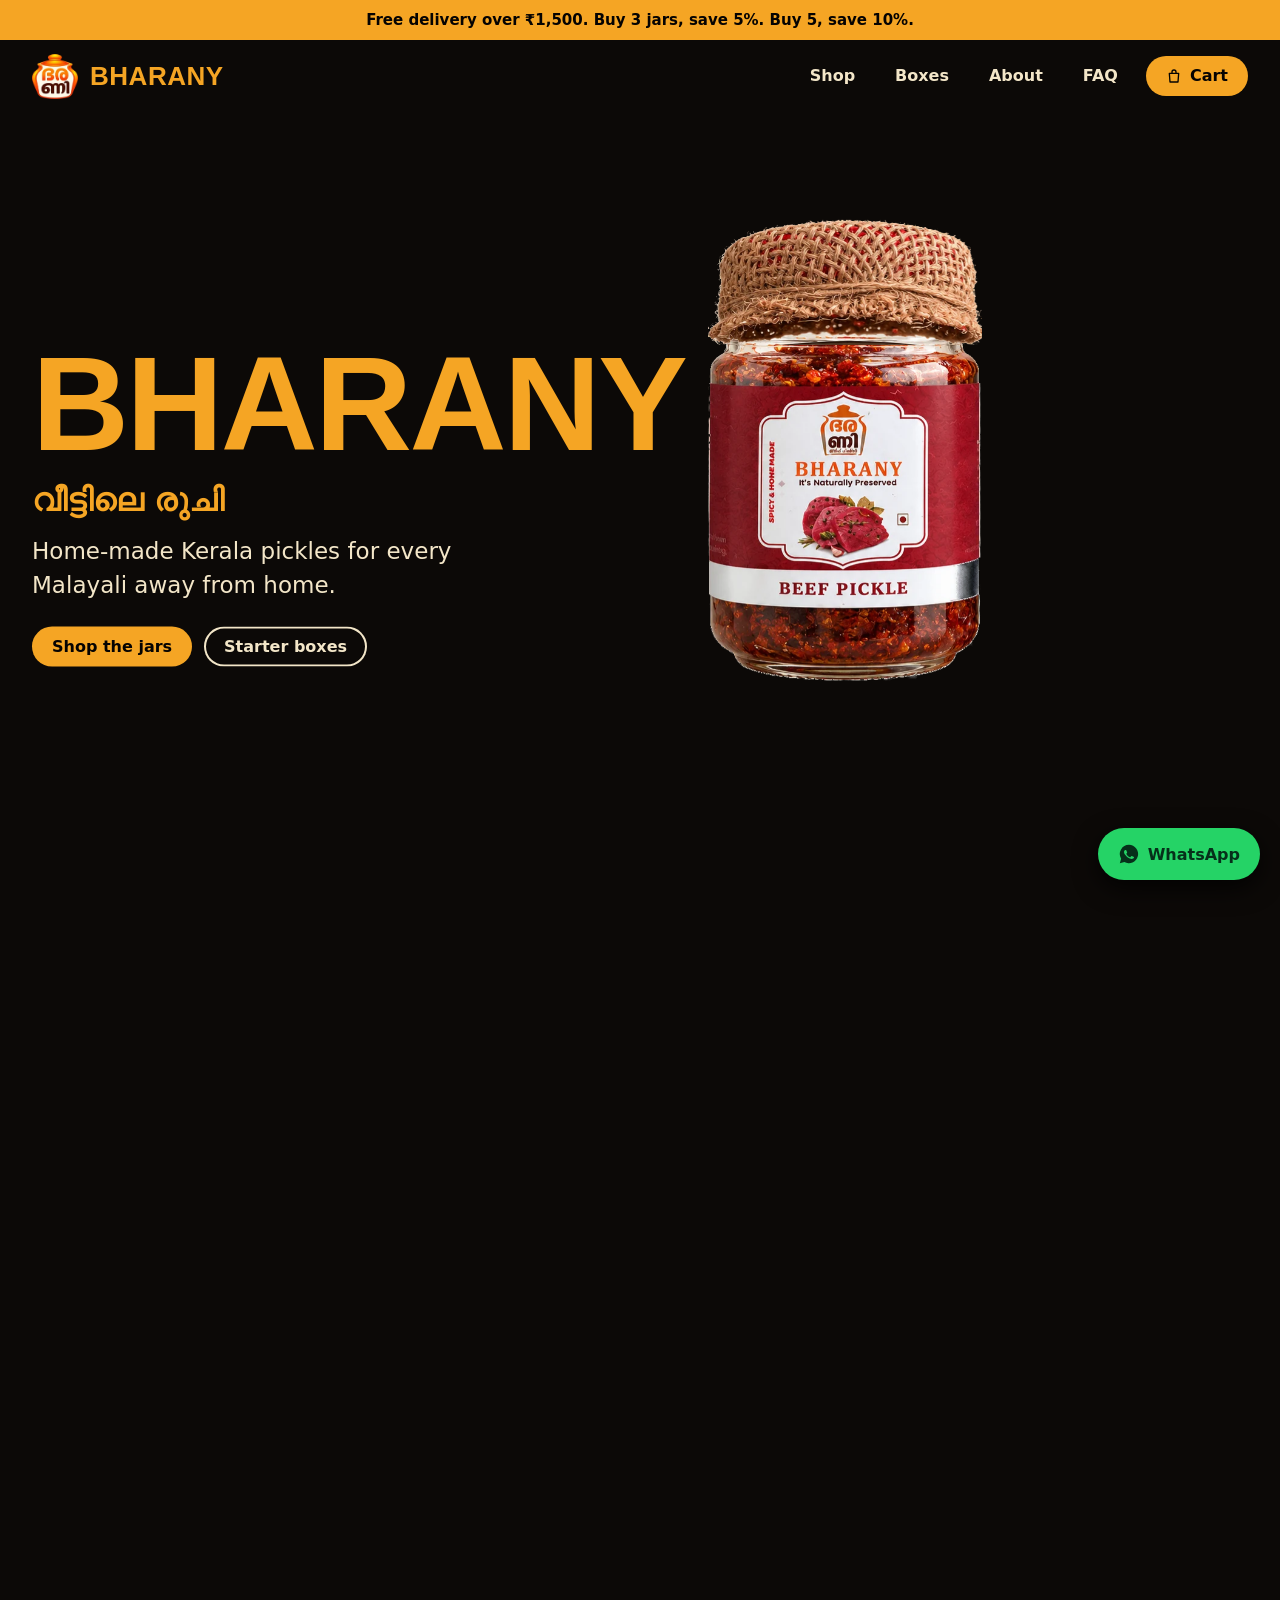
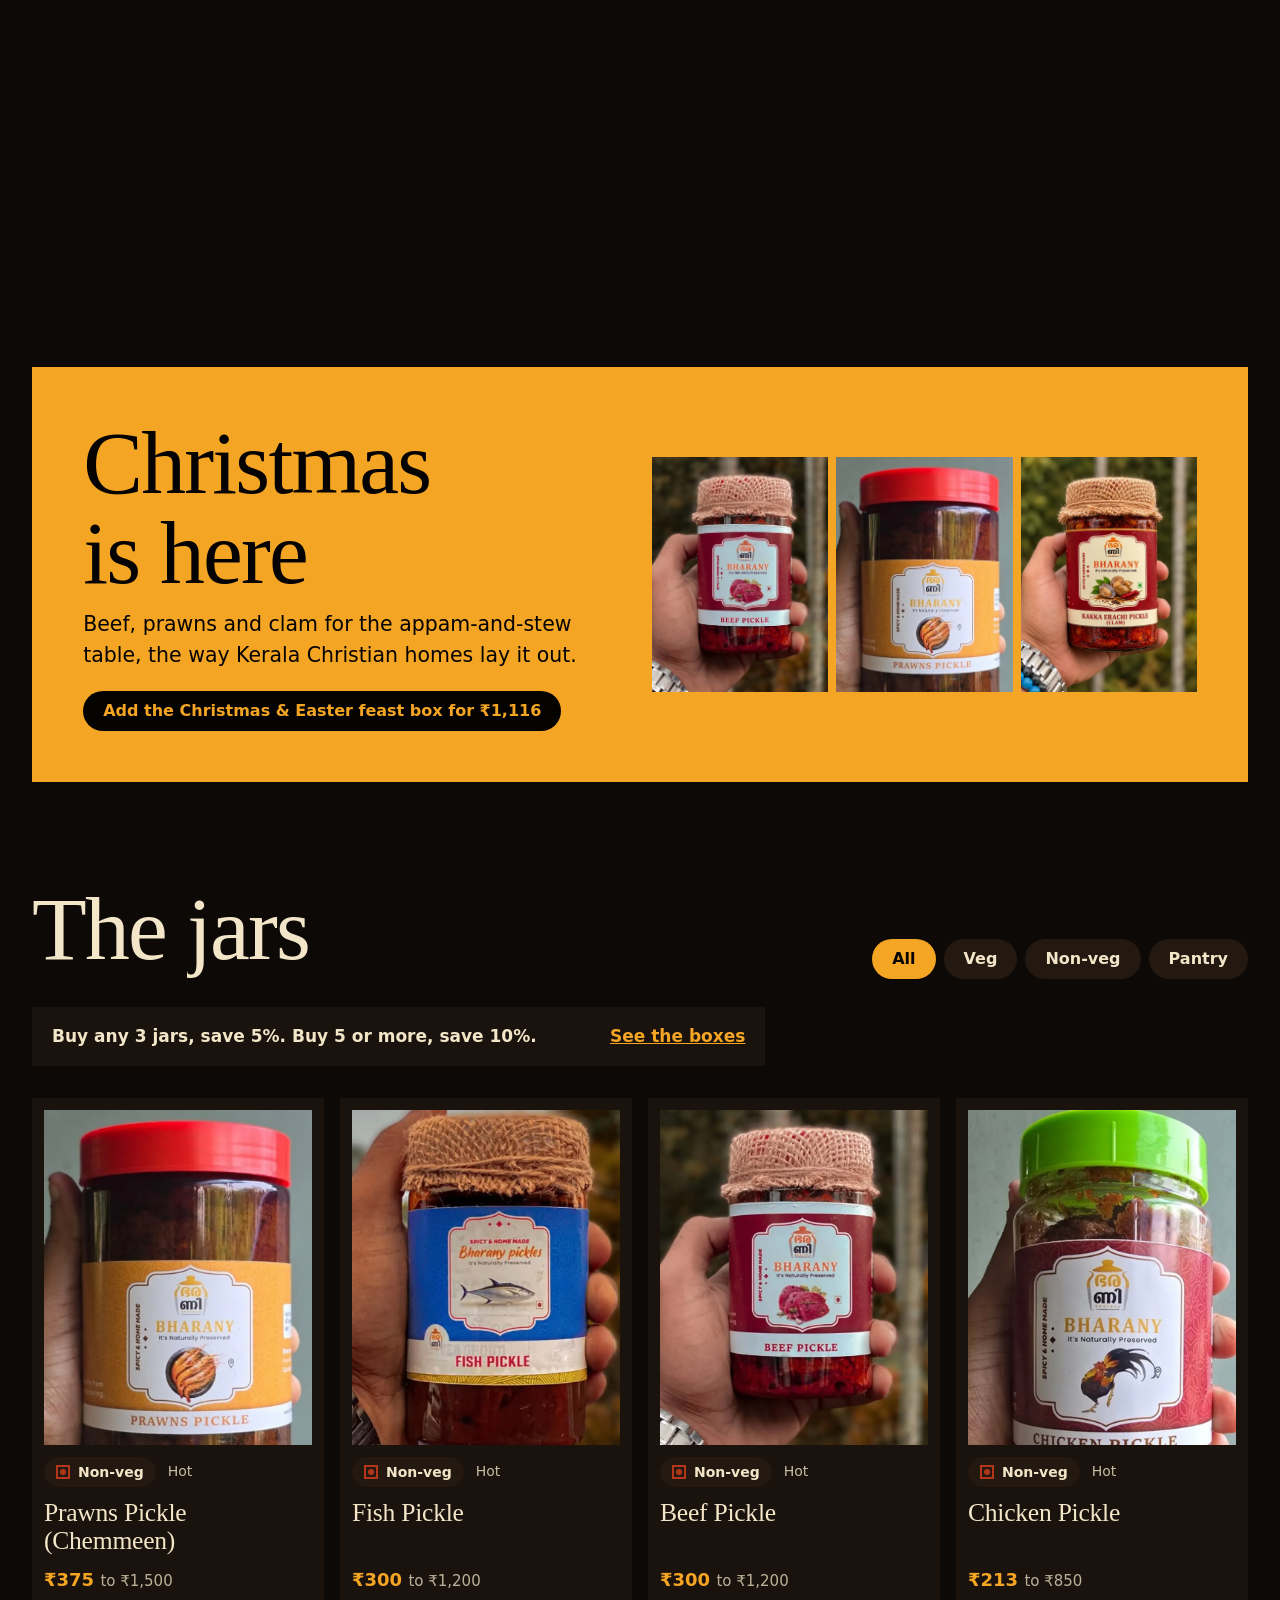
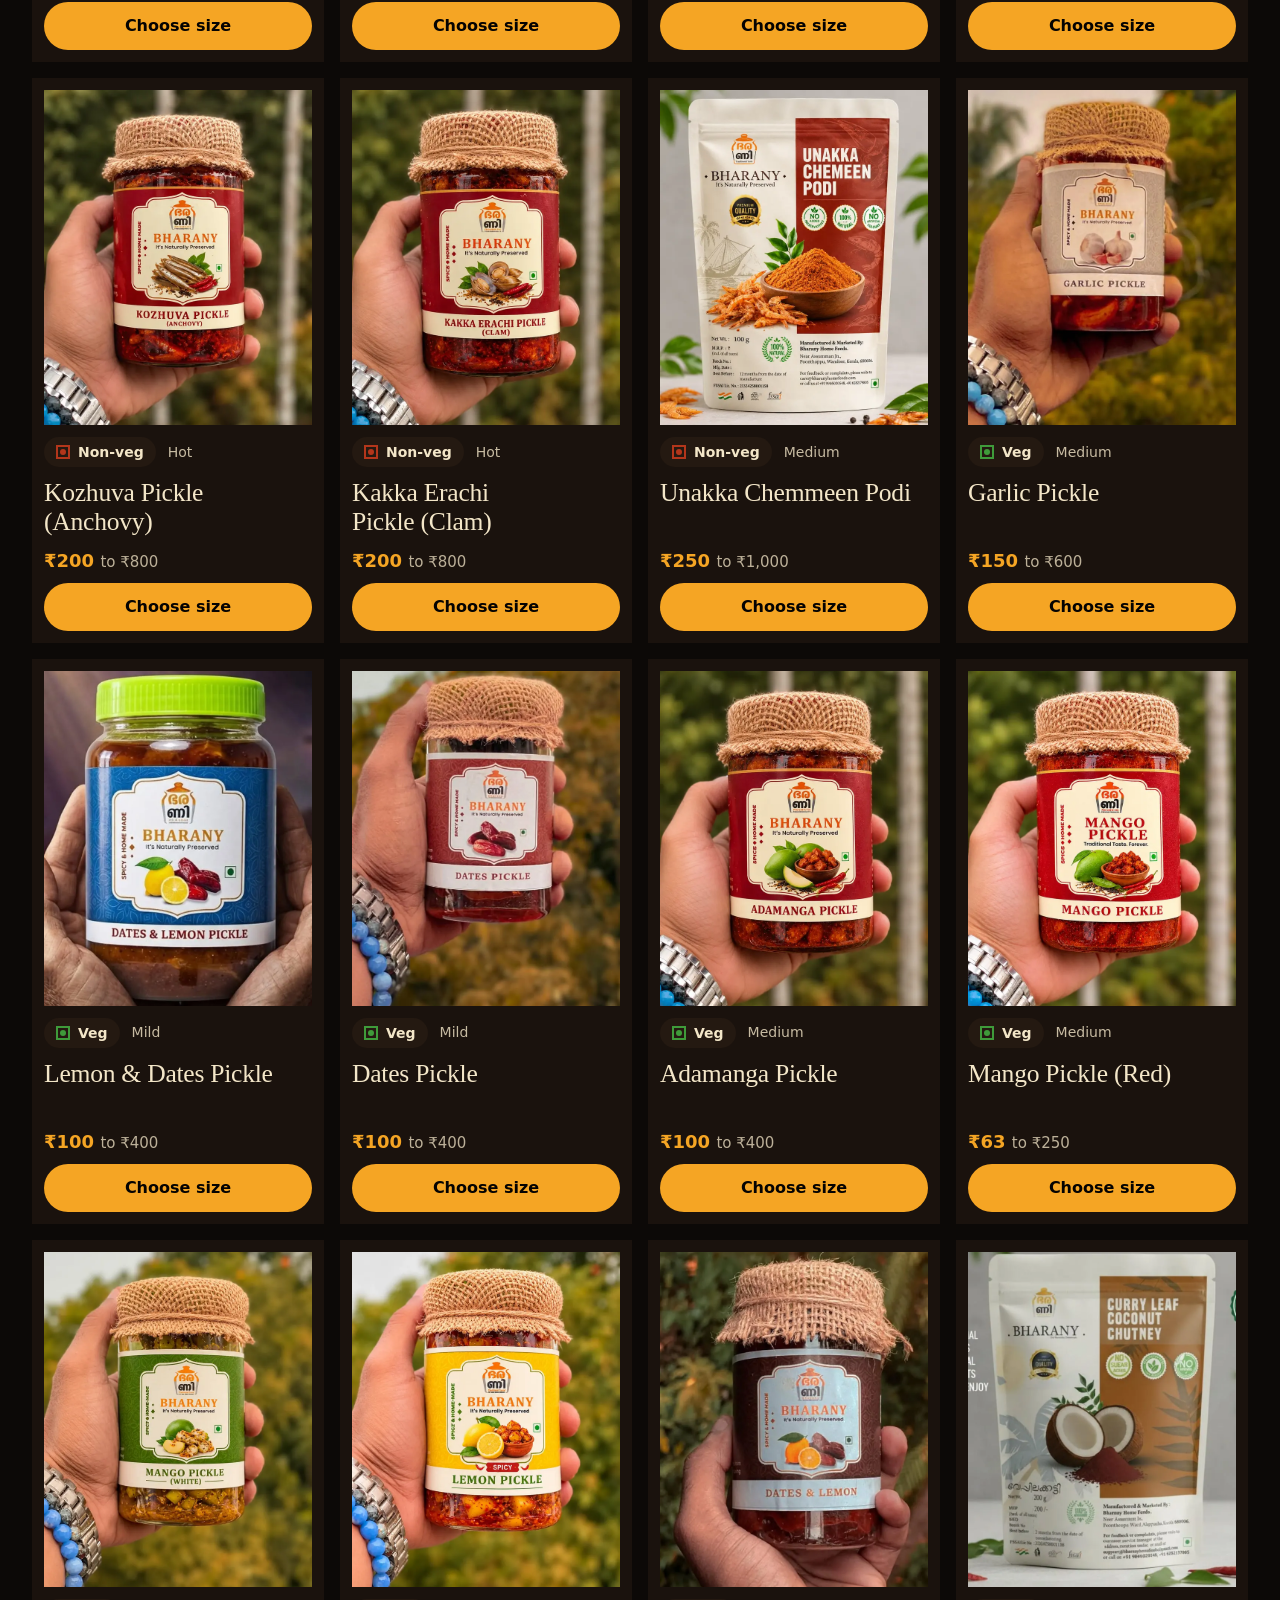
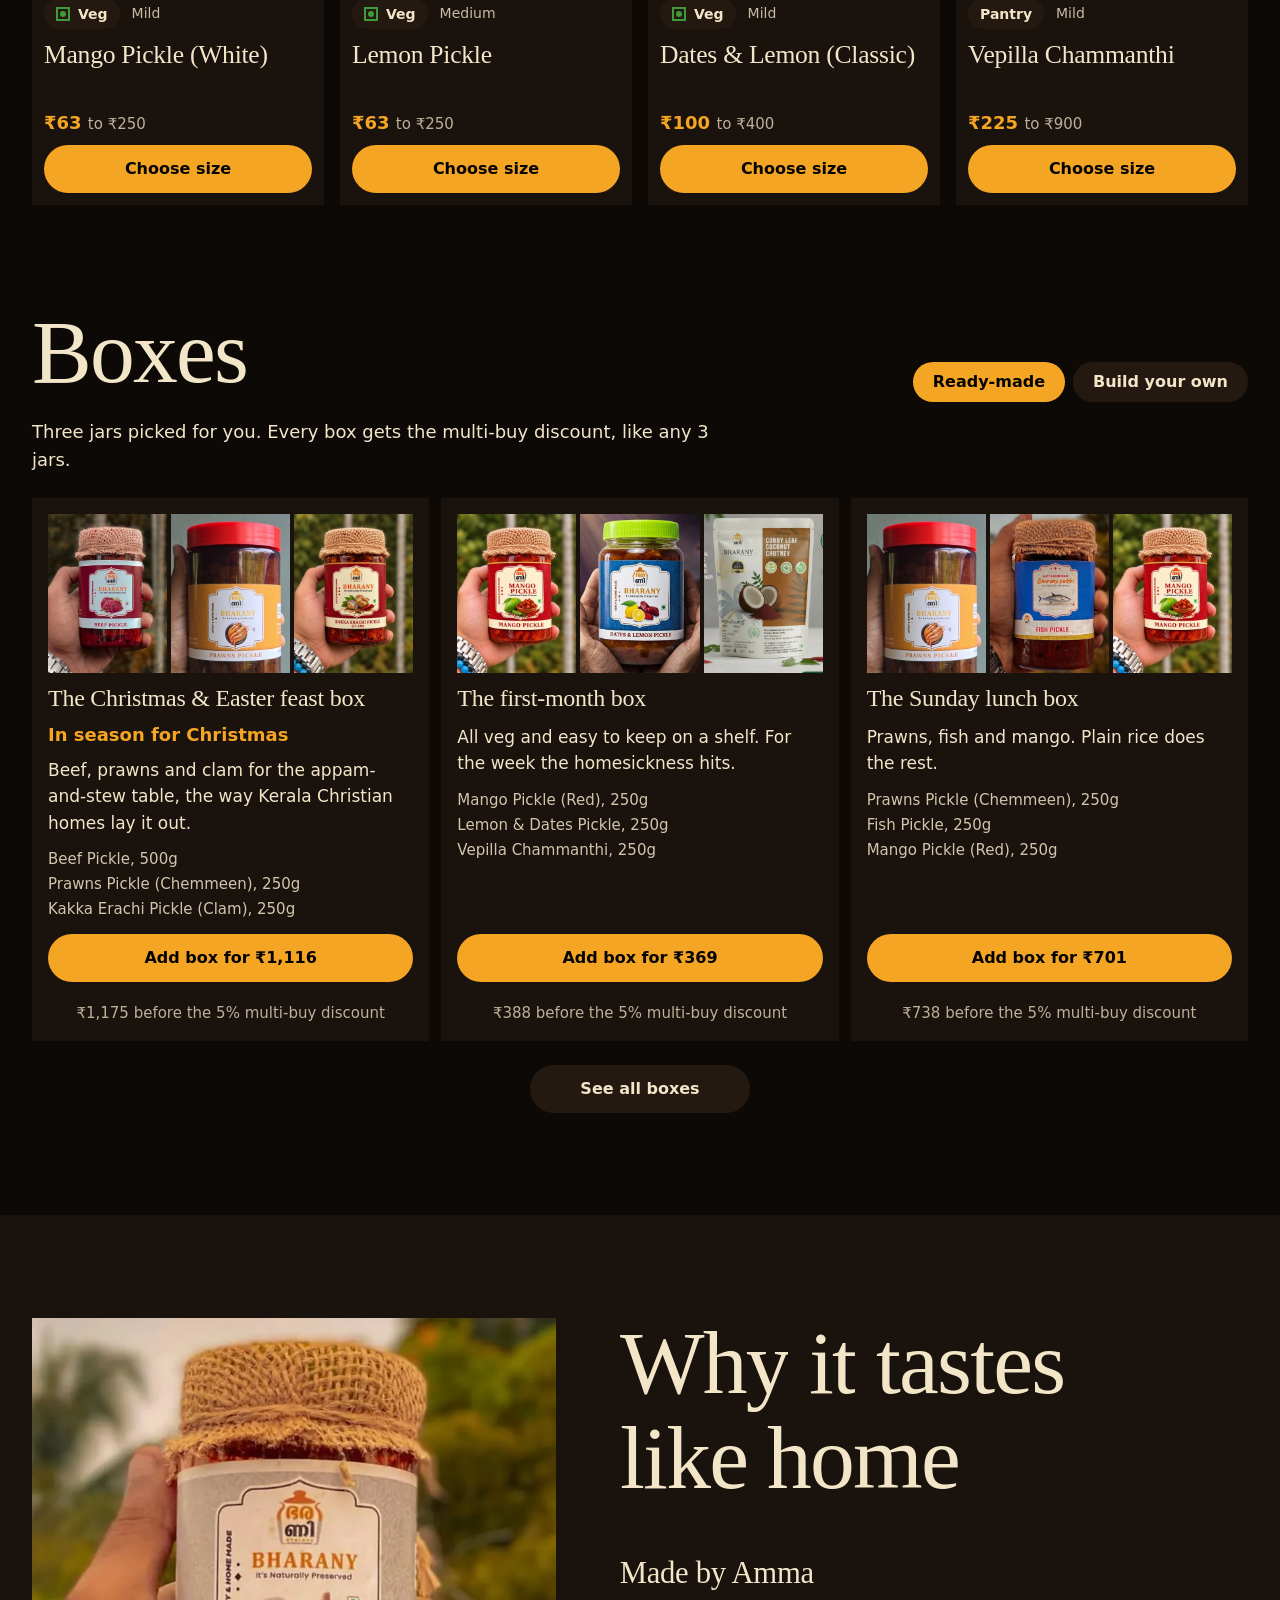
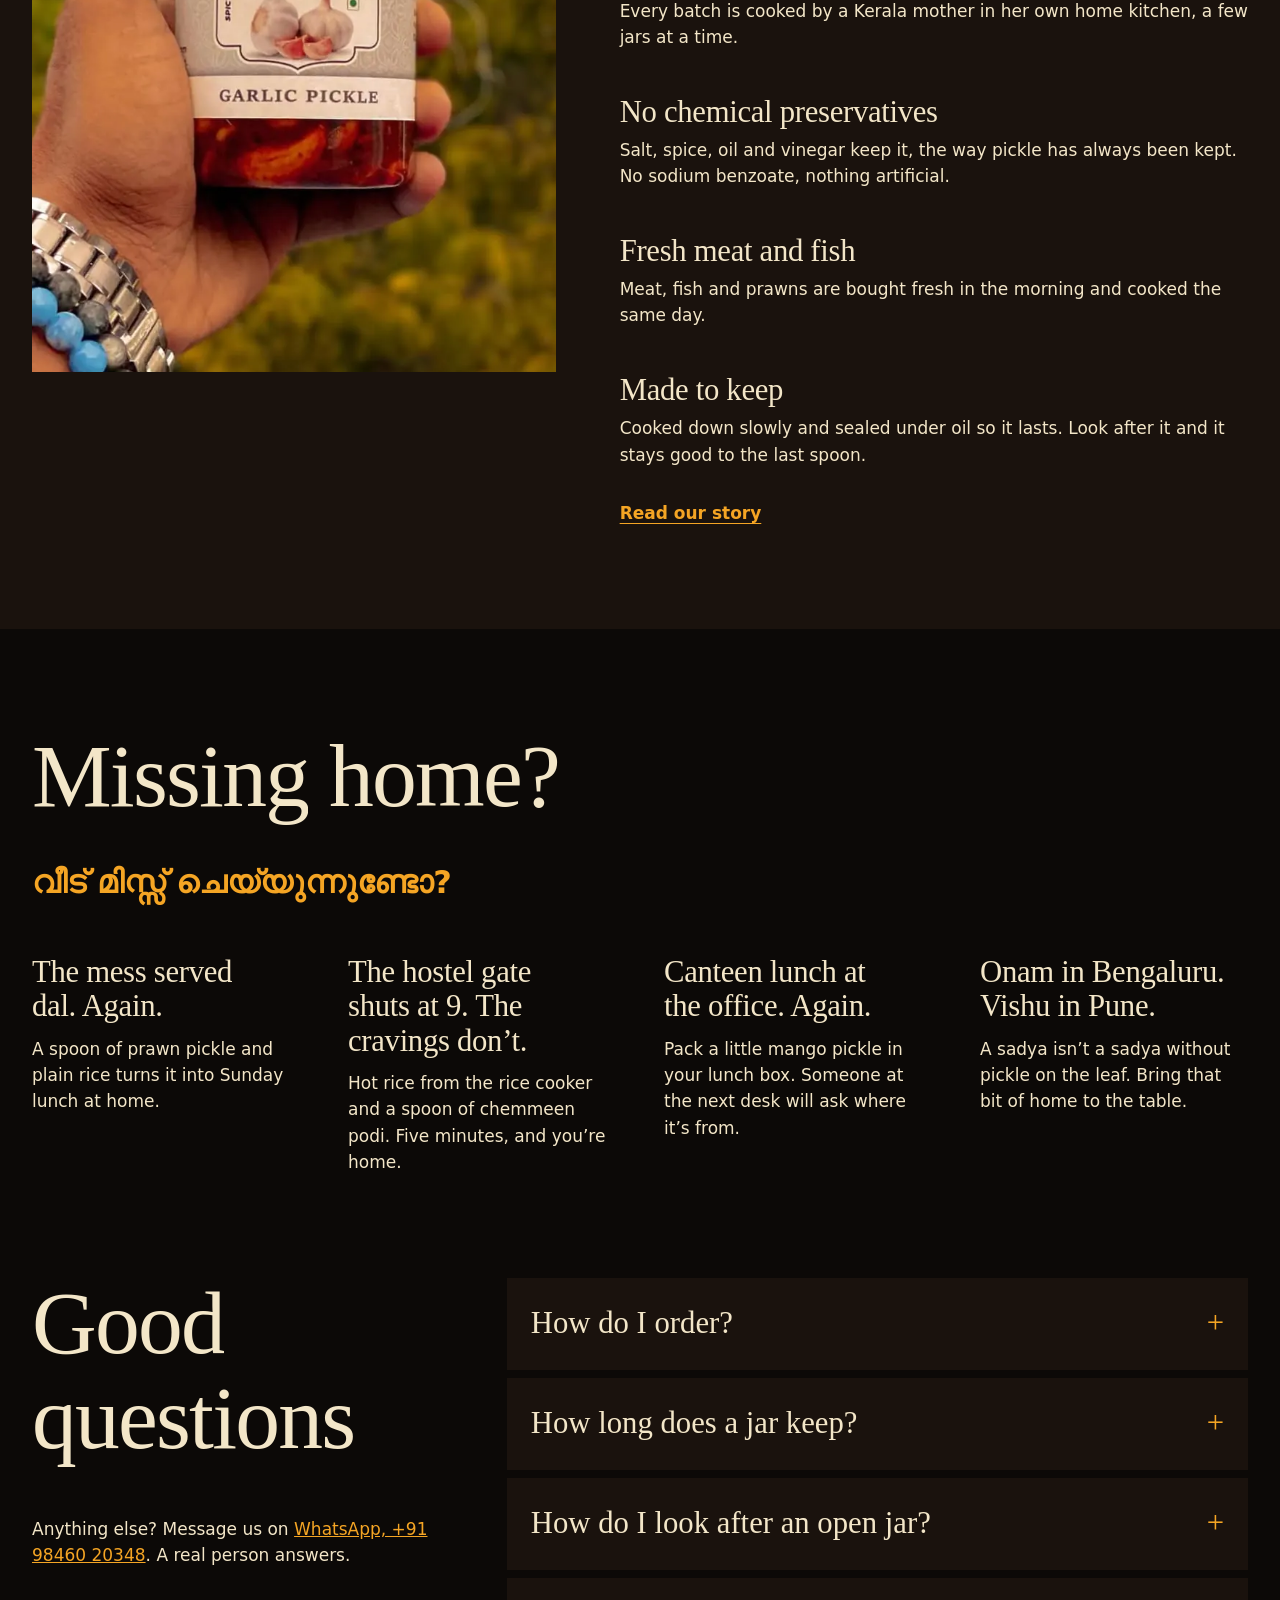
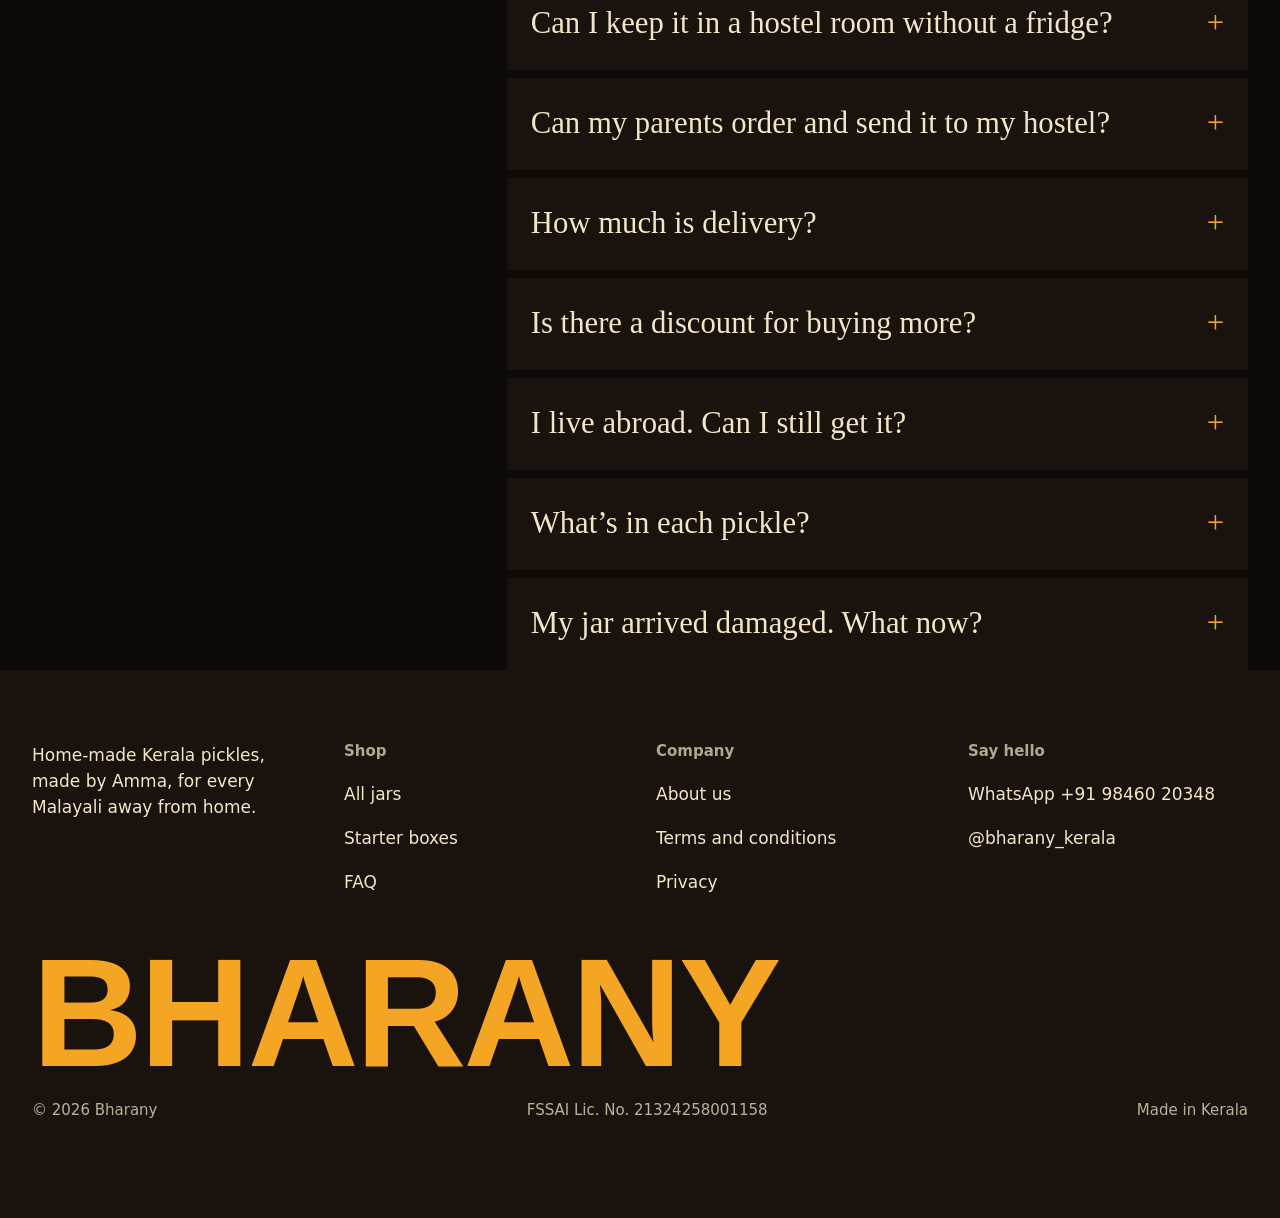
<file: index.html>
<!doctype html>
<html lang="en">
<head>
<meta charset="utf-8">
<meta name="viewport" content="width=device-width,initial-scale=1">
<meta http-equiv="Content-Security-Policy" content="default-src 'self'; script-src 'self' 'unsafe-inline'; style-src 'self' 'unsafe-inline' https://fonts.googleapis.com; font-src https://fonts.gstatic.com; img-src 'self' data: https://lh3.googleusercontent.com; connect-src 'self' https://script.google.com https://script.googleusercontent.com; object-src 'none'; base-uri 'self'; form-action 'none'">
<meta name="referrer" content="strict-origin-when-cross-origin">
<title>Bharany Kerala Pickles</title>
<meta name="description" content="Home-made Kerala pickles for everyone living away from home: hostels, PGs and first flats. Small batches, nothing artificial.">
<link rel="canonical" href="https://jesvin97.github.io/-Bharany-/">
<meta property="og:type" content="website">
<meta property="og:site_name" content="Bharany">
<meta property="og:title" content="Bharany: tastes like Amma packed it">
<meta property="og:description" content="Home-made Kerala pickles for everyone living away from home: hostels, PGs and first flats. Small batches, nothing artificial.">
<meta property="og:url" content="https://jesvin97.github.io/-Bharany-/">
<meta property="og:image" content="https://jesvin97.github.io/-Bharany-/img/og.jpg">
<meta property="og:image:width" content="1200">
<meta property="og:image:height" content="630">
<meta property="og:locale" content="en_IN">
<meta name="twitter:card" content="summary_large_image">
<meta name="theme-color" content="#0c0907">
<link rel="preconnect" href="https://fonts.googleapis.com">
<link href="https://fonts.googleapis.com/css2?family=Antonio:wght@700&family=Fraunces:opsz,wght@9..144,500;9..144,600&family=Anek+Malayalam:wght@400;500;600&display=swap" rel="stylesheet">
<script>document.documentElement.classList.add("js")</script>
<link rel="icon" href="img/icon-32.png" sizes="32x32" type="image/png">
<link rel="apple-touch-icon" href="img/icon-180.png">
<link rel="stylesheet" href="css/site.css">
<style>
/* hero: an exploded view of the jar. Scrolling lifts the jute cover, the seal and the pickle out of the jar */
.stage{height:210svh;position:relative}
.sticky{position:sticky;top:0;height:100svh;overflow:hidden;display:grid;grid-template-columns:minmax(0,1fr);align-items:center}
.hero-copy{position:relative;z-index:3;padding:96px var(--margin) 0;align-self:start}
.hero-copy h1{font:700 var(--t-display)/.85 var(--brand);text-transform:uppercase;color:var(--accent)}
.hero-copy h1 span{display:inline-block}
.hero-copy .ml{margin-top:20px}
.hero-copy .lede{margin:16px 0 24px;max-width:30ch;font-size:clamp(19px,1.8vw,24px)}
.hero-copy .small{margin-top:16px}
.ml{font:700 clamp(22px,3vw,32px)/1.3 var(--body);color:var(--accent)}
.xv{position:absolute;inset:0;z-index:2;pointer-events:none}
html.js .xv:not(.ready){visibility:hidden}
.xv img{position:absolute;left:0;top:0;will-change:transform;user-select:none}
.xv .note{position:absolute;left:0;top:0;width:min(20vw,280px);opacity:0;will-change:transform,opacity}
.xv .note b{display:block;font:500 var(--t-h3)/1.1 var(--display);color:var(--ink);margin-bottom:4px}
.xv .note span{font-size:var(--t-small);line-height:1.45;display:block}
/* what goes into it: the four ingredients arrive after the jar opens */
.ing{position:absolute;z-index:3;opacity:0;pointer-events:none}
.ing.on{pointer-events:auto}
.ing h2{font-size:clamp(30px,3.2vw,48px);margin-bottom:20px}
.ing ul{list-style:none;padding:0;display:grid;grid-template-columns:repeat(2,minmax(0,1fr));gap:20px 20px}
.ing li{display:grid;grid-template-columns:96px minmax(0,1fr);gap:16px;align-items:center;will-change:transform,opacity}
.ing img{width:96px;height:96px;object-fit:cover;border-radius:50%}
.ing b{display:block;font:500 20px/1.15 var(--display);margin-bottom:2px}
.ing span{font-size:var(--t-small);line-height:1.4;display:block}
@media(min-width:900px){.ing{left:var(--margin);top:50%;transform:translateY(-50%);width:44%}}
@media(max-width:899px){.ing{left:var(--margin);right:var(--margin);top:96px}.ing h2{font-size:clamp(30px,8vw,40px);margin-bottom:20px}.ing ul{grid-template-columns:minmax(0,1fr);gap:16px}
  .ing li{grid-template-columns:72px minmax(0,1fr);gap:16px}.ing img{width:72px;height:72px}.ing b{font-size:20px}}
@media(min-width:900px){
  /* sized by width and height together, so the name stays on one line and the copy clears the nav on short laptop screens */
  .hero-copy{position:absolute;left:0;top:calc(50% + 36px);transform:translateY(-50%);padding:0 0 0 var(--edge);width:50%}
  .hero-copy h1{font-size:clamp(84px,min(10.5vw,21svh),200px);white-space:nowrap}
  .hero-copy .lede{margin:12px 0 24px}
}
@media(max-width:899px){
  .hero-copy{text-align:center}
  .hero-copy h1{font-size:clamp(76px,22vw,150px)}
  .hero-copy .lede{margin-inline:auto}
  .xv .note{width:44vw}
  .xv .note b{font-size:20px}
  .xv .note span{display:none}
}
/* products */
.shop-top{display:flex;justify-content:space-between;align-items:end;gap:24px;flex-wrap:wrap;margin-bottom:28px}
.shop-top h2{margin:0}
.filters{display:flex;gap:8px;flex-wrap:wrap}
.grid{display:grid;gap:16px;grid-template-columns:repeat(auto-fill,minmax(240px,1fr))}
@media(min-width:1100px){.grid{grid-template-columns:repeat(4,minmax(0,1fr))}}
.card .add{margin-top:auto;min-height:48px;width:100%}
.box-was{font-size:var(--t-small);opacity:.75;margin-top:8px;text-align:center}
.hero-acts{display:flex;gap:12px;flex-wrap:wrap}
.box-sub{margin:-12px 0 24px;font-size:18px}
.why-more{margin-top:32px}.why-more a{color:var(--accent);text-decoration:underline;text-underline-offset:4px;font-weight:600}
.card{background:var(--surface);color:var(--ink);padding:12px;display:flex;flex-direction:column;gap:12px;transition:background .2s}
.card:hover{background:var(--surface-2)}
.card[hidden]{display:none}
.ph{overflow:hidden;cursor:pointer;transition:transform .15s ease-out}
.ph img{width:100%;aspect-ratio:4/5;object-fit:cover;transition:transform .6s var(--ease)}
.meta{display:flex;gap:8px;flex-wrap:wrap;align-items:center}
.card h3{font-size:clamp(22px,2vw,26px);min-height:2.3em}
.price{font:600 18px var(--body);color:var(--accent)}
.price span{font-weight:400;color:var(--ink);opacity:.75;font-size:var(--t-small)}
.buyrow{display:flex;gap:8px;margin-top:auto}
.buyrow .add{flex:1;min-height:48px}
.cqty{display:flex;align-items:center;background:var(--surface-2);border-radius:9999px}
.cqty button{background:none;border:0;color:var(--ink);font:600 20px var(--body);width:40px;height:48px;cursor:pointer}
.cqty span{min-width:18px;text-align:center;font-weight:600}
.heat-t{font-size:14px;opacity:.8;margin-left:4px}
.tag .dot{margin-right:8px}
.see-all{display:flex;justify-content:center;margin-top:24px}
.see-all .btn{min-width:220px;min-height:48px}
.trust{list-style:none;padding:0;display:flex;flex-wrap:wrap;gap:8px 24px;margin:0 0 28px;font-size:15px}
.trust li::before{content:"";display:inline-block;width:8px;height:8px;border-radius:50%;background:var(--accent);margin-right:8px;vertical-align:2px}
/* weights on the card: pick one, Add to cart uses it */
.wts{display:grid;grid-template-columns:repeat(auto-fit,minmax(0,1fr));gap:8px}
.wts button{background:var(--surface-2);color:var(--ink);border:0;border-radius:9999px;padding:8px 4px;min-height:48px;cursor:pointer;font:600 15px/1.15 var(--body);display:grid;gap:1px}
.wts button span{font-weight:400;font-size:14px;opacity:.85}
.wts button[aria-checked=true]{background:var(--ink);color:var(--ground)}
.build-sub{margin:-16px 0 24px;max-width:60ch}
.build-ctl{max-width:400px;margin-bottom:20px}
.build-jars{display:grid;gap:8px;grid-template-columns:repeat(auto-fill,minmax(280px,1fr))}
.bj{display:grid;grid-template-columns:48px minmax(0,1fr) auto;gap:12px;align-items:center;padding:8px;background:var(--surface);color:var(--ink);border:2px solid transparent;min-height:72px}
.bj img{width:48px;height:56px;object-fit:cover}.bj b{display:block;font:600 15px/1.2 var(--body)}.bj small{font-size:var(--t-small);opacity:.8}
.bj.on{border-color:var(--accent);background:var(--surface-2)}
.bj .qty button{width:44px;height:44px}
.build-sum{position:sticky;bottom:0;display:flex;flex-wrap:wrap;gap:12px 20px;align-items:center;justify-content:space-between;padding:16px 0;margin-top:16px;background:var(--ground)}
.build-sum p{font-weight:600}
.wts button[aria-checked=true] span{opacity:1}
@media(max-width:560px){.wts{grid-template-columns:repeat(3,1fr);gap:4px}.wts button{font-size:14px;padding:8px 2px}.wts button span{font-size:13px}}
.more-link{background:none;border:0;color:var(--ink);font:500 15px var(--body);text-decoration:underline;text-underline-offset:3px;cursor:pointer;min-height:44px;padding:0;align-self:flex-start;opacity:.85}
.more-link:hover{opacity:1}
.buy{display:flex;gap:8px;align-items:center}
.buy select{max-width:220px}
.one-size{font-size:var(--t-small)}
.dot{width:14px;height:14px;border:2px solid currentColor;display:inline-grid;place-items:center;margin-right:8px}
.dot::after{content:"";width:6px;height:6px;border-radius:50%;background:currentColor}
.veg{color:var(--veg)}.nonveg{color:var(--nonveg)}
@media(max-width:560px){.grid{grid-template-columns:1fr 1fr;gap:8px}.card{padding:8px;gap:8px}.card h3{font-size:19px}.price{font-size:16px}.card .btn{padding:12px 8px}.tag{padding:4px 8px}
  .buyrow{flex-direction:column}.cqty{justify-content:space-between}.cqty button{width:48px;height:44px}}

/* banner: the owner's poster, or the in-season festival box, in a field of the accent colour */
.promo{padding-top:clamp(56px,6vw,96px)}
.promo a.poster{display:block}
.promo a.poster img{width:100%;max-height:70svh;object-fit:cover}
.promo .cap{margin-top:12px}
.fest{background:var(--accent);color:var(--deep);display:grid;gap:24px;grid-template-columns:1fr;padding:clamp(24px,4vw,56px);align-items:center}
.fest h2{color:var(--deep);margin-bottom:12px}
.fest p{color:var(--deep)}
.fest .thumbs{display:grid;grid-template-columns:repeat(3,1fr);gap:8px}
.fest .thumbs img{width:100%;aspect-ratio:3/4;object-fit:cover}
.fest .btn{background:var(--deep);color:var(--accent);margin-top:20px}
@media(min-width:900px){.fest{grid-template-columns:1fr 1fr}}
.best{background:var(--accent);color:var(--deep)}
/* missing home: four moments in large type, then the boxes in a snap row */
.ml-sub{margin:-12px 0 clamp(32px,4vw,56px)}
.moments{display:grid;gap:40px 48px;grid-template-columns:repeat(auto-fit,minmax(260px,1fr))}
.moments h3{margin-bottom:12px}
.boxes-h{margin-bottom:20px}
.boxes{display:grid;grid-template-columns:repeat(auto-fill,minmax(210px,1fr));gap:12px}
@media(min-width:900px){.boxes{grid-template-columns:repeat(3,1fr)}}
.box{background:var(--surface);padding:16px;display:flex;flex-direction:column;gap:12px;scroll-snap-align:start}
.box .thumbs{display:grid;grid-template-columns:repeat(3,1fr);gap:4px}
.box .thumbs img{width:100%;aspect-ratio:3/4;object-fit:cover}
.box h3{font-size:24px}
.box ul{list-style:none;padding:0;font-size:var(--t-small);opacity:.85;display:grid;gap:2px}
.box .btn{margin-top:auto}

/* why it tastes like home: picture on one side, the four promises in large type on the other */
.why{display:grid;gap:clamp(32px,5vw,80px);grid-template-columns:minmax(0,1fr)}
.why figure img{width:100%;aspect-ratio:4/5;object-fit:cover}
.why ul{list-style:none;padding:0;display:grid;gap:clamp(28px,3.5vw,44px);align-content:center}
.why h3{margin-bottom:8px}
@media(min-width:900px){.why{grid-template-columns:minmax(0,5fr) minmax(0,6fr)}}
@media(max-width:899px){.why figure{order:2}}



/* about teaser */
.about{display:grid;gap:32px;grid-template-columns:1fr;align-items:end}
@media(min-width:900px){.about{grid-template-columns:1fr 1fr}}

/* reviews (shown once real ones are added) */
.rev-grid{display:grid;gap:12px;grid-template-columns:repeat(auto-fill,minmax(280px,1fr))}
.rev{background:var(--surface);padding:20px;display:flex;flex-direction:column;gap:12px}
.rev img,.rev video{width:100%;max-height:420px;object-fit:cover;object-position:top}
.rev q{font:500 26px/1.2 var(--display)}
.rev span{font-size:var(--t-small);opacity:.8}

/* faq: heading and contact on the left, questions on the right */
.faq-s{display:grid;gap:clamp(28px,4vw,64px);grid-template-columns:1fr}
@media(min-width:900px){.faq-s{grid-template-columns:4fr 7fr}}
/* jar care: the one rule large, the rest beside it */
.care-s{display:grid;gap:clamp(32px,5vw,80px);grid-template-columns:1fr}
.care-s .big{font:500 clamp(36px,4.6vw,64px)/1.02 var(--display);color:var(--accent);max-width:14ch;margin-bottom:20px}
.care-s ul{list-style:none;padding:0;display:grid;gap:32px;align-content:center}
.care-s h3{margin-bottom:8px}
@media(min-width:900px){.care-s{grid-template-columns:1fr 1fr}}

/* product detail sheet */
dialog{margin:auto;border:0;padding:0;background:none;color:var(--ink);width:min(960px,calc(100% - 32px));max-height:calc(100svh - 32px);overflow:auto}
dialog::backdrop{background:var(--scrim)}
.sheet{display:grid;grid-template-columns:1fr;background:var(--surface);position:relative}
.sheet img{width:100%;height:100%;max-height:48svh;object-fit:cover}
.sheet .body{padding:28px;display:flex;flex-direction:column;gap:16px}
.sheet h3{font-size:clamp(34px,4.4vw,52px);line-height:1}
.sheet h4{font:600 var(--t-body) var(--body);margin-bottom:4px}
.sheet ul{padding-left:20px}
.sheet .x{position:absolute;top:12px;right:12px}
@media(min-width:760px){.sheet{grid-template-columns:5fr 6fr}.sheet img{max-height:none}}
</style>
</head>
<body class="home">
<div class="progress"></div>
<nav>
  <a class="brand" href="#top"><img src="img/logo.webp" width="46" height="45" alt="">BHARANY</a>
  <div class="links" id="menu">
    <a class="btn" href="#products">Shop</a>
    <a class="btn" href="#box-shop">Boxes</a>
    <a class="btn" href="about.html">About</a>
    <a class="btn" href="#faq">FAQ</a>
    <a class="m-only wa" href="https://wa.me/919846020348" target="_blank" rel="noopener">Questions? WhatsApp +91 98460 20348</a>
  </div>
  <div class="nav-r">
    <button class="btn fill cart-btn" data-open-cart aria-label="Open cart"><svg class="bag" viewBox="0 0 24 24" aria-hidden="true"><path d="M5 8h14l-1 13H6zM9 8V6a3 3 0 0 1 6 0v2" fill="none" stroke="currentColor" stroke-width="2" stroke-linejoin="round"/></svg>Cart<span class="badge" data-cart-count hidden>0</span></button>
    <button class="btn menu-btn" aria-expanded="false" aria-controls="menu">Menu</button>
  </div>
</nav>
<header class="stage" id="top">
  <div class="sticky">
    <div class="hero-copy">
      <h1 id="title">Bharany</h1>
      <p class="ml">വീട്ടിലെ രുചി</p>
      <p class="lede">Home-made Kerala pickles for every Malayali away from home.</p>
      <div class="hero-acts"><a class="btn fill" href="#products">Shop the jars</a><a class="btn ghost" href="#box-shop">Starter boxes</a></div>
    </div>
    <div class="xv" id="xv" aria-label="What's inside a Bharany jar">
      <img data-l="pickle" src="img/xv/pickle.webp" width="417" height="227" alt="Beef pickle">
      <img data-l="jar" src="img/xv/jar.webp" width="450" height="631" alt="Bharany beef pickle in a glass jar">
      <img data-l="seal" src="img/xv/seal.webp" width="381" height="82" alt="Metal inner seal">
      <img data-l="cover" src="img/xv/cover.webp" width="451" height="206" alt="Jute cover">
      <p class="note" data-n="cover"><b>Jute cover</b><span>Tied on by hand, the way Kerala homes have always covered pickle.</span></p>
      <p class="note" data-n="seal"><b>Inner seal</b><span>Keeps every jar clean, fresh and leak-proof on the way to you.</span></p>
      <p class="note" data-n="pickle"><b>The pickle</b><span>Tender beef slow-roasted with red chillies, spices, garlic, shallots and coconut oil.</span></p>
      <p class="note" data-n="jar"><b>Glass jar</b><span>Clean glass that keeps the taste true. No chemical preservatives inside.</span></p>
    </div>
    <div class="ing" id="ing">
      <h2>What goes into it</h2>
      <ul>
        <li><img src="img/xv/chillies.webp" width="320" height="320" alt="A bowl of dried red chillies"><div><b>Red chillies</b><span>Adds the heat and the colour</span></div></li>
        <li><img src="img/xv/spices.webp" width="320" height="320" alt="A bowl of black pepper and fenugreek"><div><b>Spices</b><span>Real flavour and aroma</span></div></li>
        <li><img src="img/xv/garlic.webp" width="320" height="320" alt="Garlic and shallots"><div><b>Garlic and shallots</b><span>Natural taste and richness</span></div></li>
        <li><img src="img/xv/oil.webp" width="320" height="320" alt="A bowl of coconut oil"><div><b>Coconut oil</b><span>Keeps it fresh and rounds out the flavour</span></div></li>
      </ul>
    </div>
  </div>
</header>
<section class="promo" id="promo" hidden aria-label="Offer"></section>

<section id="products">
  <div class="shop-top">
    <h2 data-split>The jars</h2>
    <div class="filters" role="group" aria-label="Filter jars">
      <button class="btn" aria-pressed="false" data-f="best" hidden>Best sellers</button>
      <button class="btn" aria-pressed="true" data-f="all">All</button>
      <button class="btn" aria-pressed="false" data-f="Veg">Veg</button>
      <button class="btn" aria-pressed="false" data-f="Non-veg">Non-veg</button>
      <button class="btn" aria-pressed="false" data-f="Pantry">Pantry</button>
    </div>
  </div>
  <p class="offer" data-rv><span>Buy any 3 jars, save 5%. Buy 5 or more, save 10%.</span><a href="#box-shop">See the boxes</a></p>
  <div class="grid" id="grid"></div>
  <div class="see-all"><button class="btn" id="see-all" type="button">See all jars</button></div>
</section>
<dialog id="sheet" aria-labelledby="sheet-title"></dialog>
<section id="box-shop" class="box-shop">
  <div class="shop-top"><h2 data-split>Boxes</h2>
    <div class="filters" role="tablist" aria-label="Boxes">
      <button class="btn" role="tab" aria-selected="true" aria-pressed="true" aria-controls="tab-ready" id="t-ready">Ready-made</button>
      <button class="btn" role="tab" aria-selected="false" aria-pressed="false" aria-controls="tab-build" id="t-build">Build your own</button>
    </div></div>
  <div id="tab-ready" role="tabpanel" aria-labelledby="t-ready">
  <p class="box-sub">Three jars picked for you. Every box gets the multi-buy discount, like any 3 jars.</p>
  <div class="boxes" id="boxes"></div>
  <div class="see-all"><button class="btn" id="more-boxes" type="button">See all boxes</button></div>
  </div>
  <div id="tab-build" role="tabpanel" aria-labelledby="t-build" hidden>
  <p class="box-sub">Mix any jars and sizes. 3 jars save 5%, 5 or more save 10%, counted with your cart.</p>
  <div class="build-ctl" data-rv>
    <div class="wts" role="radiogroup" aria-label="Jar size" id="build-w"><button type="button" role="radio" aria-checked="true">250g</button><button type="button" role="radio" aria-checked="false">500g</button><button type="button" role="radio" aria-checked="false">1kg</button></div>
  </div>
  <div class="build-jars" id="build-jars" role="group" aria-label="Choose jars"></div>
  <div class="build-sum"><div><p class="note" id="build-items" hidden></p><p id="build-status" aria-live="polite"></p></div><button class="btn fill" id="build-add" type="button" disabled>Add to cart</button></div>
  </div>
</section>
<div class="band why-band"><section>
  <div class="why">
    <figure data-rv><img src="img/5.webp" alt="A jar of Bharany garlic pickle with its hessian cap" loading="lazy" style="object-position:50% 44%"></figure>
    <div>
      <h2 data-split>Why it tastes like home</h2>
      <ul>
        <li data-rv><h3>Made by Amma</h3><p>Every batch is cooked by a Kerala mother in her own home kitchen, a few jars at a time.</p></li>
        <li data-rv><h3>No chemical preservatives</h3><p>Salt, spice, oil and vinegar keep it, the way pickle has always been kept. No sodium benzoate, nothing artificial.</p></li>
        <li data-rv><h3>Fresh meat and fish</h3><p>Meat, fish and prawns are bought fresh in the morning and cooked the same day.</p></li>
        <li data-rv><h3>Made to keep</h3><p>Cooked down slowly and sealed under oil so it lasts. Look after it and it stays good to the last spoon.</p></li>
      </ul>
      <p class="why-more"><a href="about.html">Read our story</a></p>
    </div>
  </div>
</section></div>
<section class="miss" id="missing-home">
  <h2 data-split>Missing home?</h2>
  <p class="ml ml-sub" data-rv>വീട് മിസ്സ് ചെയ്യുന്നുണ്ടോ?</p>
  <div class="moments">
    <div data-rv><h3>The mess served dal. Again.</h3><p>A spoon of prawn pickle and plain rice turns it into Sunday lunch at home.</p></div>
    <div data-rv><h3>The hostel gate shuts at 9. The cravings don’t.</h3><p>Hot rice from the rice cooker and a spoon of chemmeen podi. Five minutes, and you’re home.</p></div>
    <div data-rv><h3>Canteen lunch at the office. Again.</h3><p>Pack a little mango pickle in your lunch box. Someone at the next desk will ask where it’s from.</p></div>
    <div data-rv><h3>Onam in Bengaluru. Vishu in Pune.</h3><p>A sadya isn’t a sadya without pickle on the leaf. Bring that bit of home to the table.</p></div>
  </div>
</section>









<section class="reviews" id="reviews" hidden>
  <h2 data-split>What people who miss home say</h2>
  <div class="rev-grid" id="rev-grid"></div>
</section>


<section class="faq" id="faq">
  <div class="faq-s">
  <div><h2 data-split>Good questions</h2><p data-rv>Anything else? Message us on <a href="https://wa.me/919846020348" target="_blank" rel="noopener" style="color:var(--accent);text-decoration:underline">WhatsApp, +91 98460 20348</a>. A real person answers.</p></div>
  <div class="faq-list">
  <details><summary>How do I order?</summary><div class="a"><p>Tap “Add to cart” on the jars you want, open your cart and check out. Delivery (₹80 in Kerala, ₹120 rest of India, free from ₹1,500) is added at checkout, you pay by UPI, and we send your tracking ID on WhatsApp once it ships. Prefer to just chat? Message +91 98460 20348.</p></div></details>
  <details><summary>How long does a jar keep?</summary><div class="a"><p>Our pickles are naturally preserved. The best-before date is printed on every jar. Once open, never use a wet spoon, keep the lid tight and refrigerate non-veg pickles. </p></div></details>
  <details><summary>How do I look after an open jar?</summary><div class="a"><p><b>Never use a wet spoon</b>: even one drop can bring mould into the whole jar. Close the lid straight after use, keep the pieces pressed under the oil, and put meat, fish and prawn pickles in the fridge once opened. Veg pickles keep in a cool, dry cupboard.</p></div></details>
  <details><summary>Can I keep it in a hostel room without a fridge?</summary><div class="a"><p>Sealed jars are fine on a shelf. Once opened, veg pickles keep well in a cool, dry cupboard if you use a clean, dry spoon. Non-veg pickles need a fridge after opening, so if you don’t have one, start with veg jars or a 250g size you’ll finish quickly.</p></div></details>
  <details><summary>Can my parents order and send it to my hostel?</summary><div class="a"><p>Yes. They can check out with your hostel or PG address and your phone number, and add a note for you in “Order notes”.</p></div></details>
  <details><summary>How much is delivery?</summary><div class="a"><p>₹80 per order anywhere in Kerala, and ₹120 per order to the rest of India. Orders of ₹1,500 or more ship free. Checkout works it out from your PIN code and shows it before you pay.</p></div></details>
  <details><summary>Is there a discount for buying more?</summary><div class="a"><p>Yes. Any 3 jars in one order save 5%, and 5 or more save 10%, whatever the size. It comes off at checkout automatically. Jars in starter boxes count too.</p></div></details>
  <details><summary>I live abroad. Can I still get it?</summary><div class="a"><p>We deliver within India, so the usual way is to order to your family’s address here and tick “Packing it for someone abroad?” at checkout. We pack it leak-proof; before couriering it on, they should double-wrap each jar (taped lid, zip bag, then another wrap) so oil can’t leak. Customs rules vary: meat pickles are usually refused by the UK, US and Canada, so stick to veg pickles and chammanthi, and check your country’s rules before sending.</p></div></details>
  <details><summary>What’s in each pickle?</summary><div class="a"><p>Tap “Ingredients and details” on any jar to see its key ingredients. The full ingredient list, including allergens like mustard, is printed on the label. Ask us if you have an allergy and we’ll help.</p></div></details>
  <details><summary>My jar arrived damaged. What now?</summary><div class="a"><p>Send us a photo on WhatsApp within 48 hours of delivery and we’ll make it right. Our returns terms have the details.</p></div></details>
  </div>
  </div>
</section>

<footer>
  <div class="foot">
    <div><p>Home-made Kerala pickles, made by Amma, for every Malayali away from home.</p></div>
    <div><h3>Shop</h3><ul><li><a href="#products">All jars</a></li><li><a href="#box-shop">Starter boxes</a></li><li><a href="#faq">FAQ</a></li></ul></div>
    <div><h3>Company</h3><ul><li><a href="about.html">About us</a></li><li><a href="terms.html">Terms and conditions</a></li><li><a href="privacy.html">Privacy</a></li></ul></div>
    <div><h3>Say hello</h3><ul><li><a href="https://wa.me/919846020348" target="_blank" rel="noopener">WhatsApp +91 98460 20348</a></li><li><a href="https://www.instagram.com/bharany_kerala">@bharany_kerala</a></li></ul></div>
  </div>
  <p class="foot-name wordmark" aria-hidden="true">BHARANY</p>
  <div class="legal"><span>© <span data-year></span> Bharany</span><span>FSSAI Lic. No. 21324258001158</span><span>Made in Kerala</span></div>
</footer>
<div class="curtain" aria-hidden="true">BHARANY</div>

<script src="vendor/gsap.min.js"></script>
<script src="vendor/ScrollTrigger.min.js"></script>
<script src="vendor/lenis.min.js"></script>
<script src="js/shop.js"></script>
<script>
// cards render before motion.js so its scroll reveals pick them up
// CATALOG, Cart and money are globals from shop.js
const heat=h=>h?`<span class="heat-t">${['','Mild','Medium','Hot'][h]}</span>`:'';
const dot=c=>c==="Pantry"?"":`<span class="dot ${c=="Veg"?"veg":"nonveg"}" aria-hidden="true"></span>`;
// one price line and one button per card: sizes and quantity are chosen in the detail sheet
const priceRange=p=>{const v=p.sizes.map(s=>s[1]).filter(x=>x!=null); return !v.length?'Price on WhatsApp':v.length===1?money(v[0]):`${money(Math.min(...v))} <span>to ${money(Math.max(...v))}</span>`;};
const cardHTML=(p,k,best)=>`
<article class="card" data-rv data-cat="${p.cat}" data-id="${p.id}"${best?' data-best':''}>
  <div class="ph" data-k="${k}" role="button" tabindex="0" aria-label="Details for ${p.name}"><img src="${p.src}" alt="${p.name}" loading="lazy" style="object-position:50% ${p.y}%"></div>
  <div class="meta">${best?'<span class="tag best">Best seller</span>':''}<span class="tag">${dot(p.cat)}${p.cat}</span>${heat(p.heat)}</div>
  <h3>${p.name}</h3>
  <p class="price">${priceRange(p)}</p>
  ${p.sizes.length>1?`<button class="btn fill add" data-k="${k}">Choose size</button>`:`<button class="btn fill add" data-add>Add to cart</button>`}
</article>`;
document.getElementById("grid").innerHTML=CATALOG.map((p,k)=>cardHTML(p,k,false)).join("");
// a box gets the multi-buy discount like any jars; the cart may give more if other jars push it into a higher tier
const boxPct=n=>(SHOP.multibuy.find(([k])=>n>=k)||[0,0])[1], boxPrice=(sum,n)=>sum-Math.round(sum*boxPct(n)/100);
// boxes in their festival season move to the front and get a badge
document.getElementById("boxes").innerHTML=[...Shop.BOXES].sort((a,b)=>!!Shop.season(b)-!!Shop.season(a)).map(b=>{
  const its=b.items.map(([id,size])=>({p:Cart.product(id),size})), sum=its.reduce((a,{p,size})=>{const pr=p.sizes.find(s=>s[0]===size)[1]; return a==null||pr==null?null:a+pr},0);
  return `<article class="box" data-rv><div class="thumbs">${its.map(({p})=>`<img src="${p.src}" alt="" loading="lazy" style="object-position:50% ${p.y}%">`).join('')}</div>
    <h3>${b.name}</h3>${Shop.season(b)?`<p class="price">In season for ${Shop.season(b)}</p>`:""}<p>${b.line}</p><ul>${its.map(({p,size})=>`<li>${p.name}, ${size}</li>`).join('')}</ul>
    <button class="btn fill block" data-box="${b.id}">Add box${sum==null?'':` for ${money(boxPrice(sum,its.length))}`}</button>${sum==null?'':`<p class="box-was">${money(sum)} before the ${boxPct(its.length)}% multi-buy discount</p>`}</article>`}).join('');
{const bx=[...document.querySelectorAll('#boxes .box')], mb=document.getElementById('more-boxes'); bx.forEach((b,i)=>b.hidden=i>=3); mb.parentElement.hidden=bx.length<=3;
 mb.addEventListener('click',()=>{bx.forEach(b=>b.hidden=false); mb.parentElement.hidden=true; if(window.ScrollTrigger) ScrollTrigger.refresh();});}
document.getElementById("boxes").addEventListener('click',e=>{const b=e.target.closest('[data-box]'); if(!b)return; Shop.addBox(b.dataset.box);
  const was=b.dataset.label||(b.dataset.label=b.textContent); b.textContent='Added'; setTimeout(()=>b.textContent=was,1400);});
// settings from the sheet (or defaults): best sellers and the banner
Shop.settingsReady.then(st=>{
  const best=st.bestsellers, grid=document.getElementById('grid');
  if(best.length){
    best.slice().reverse().forEach(id=>{const c=grid.querySelector(`.card[data-id="${id}"]`); if(!c)return; grid.prepend(c); c.setAttribute('data-best','');
      c.querySelector('.meta').insertAdjacentHTML('afterbegin','<span class="tag best">Best seller</span>');});
    document.querySelector('[data-f="best"]').hidden=false;
  }
  const b=st.banner, el=document.getElementById('promo'), poster=Shop.posterSrc(b.image);
  const fest=Shop.BOXES.find(x=>x.id===b.box)||Shop.BOXES.find(x=>Shop.season(x));
  if(b.mode==='off'||(b.mode==='auto'&&!poster&&!(fest&&Shop.season(fest)))) return;
  const link=/^(#|index\.html#|checkout\.html)/.test(b.link)?b.link:'#box-shop', E=Shop.esc;
  if(poster){
    el.innerHTML=`<a class="poster" href="${E(link)}"><img src="${E(poster)}" alt="${E(b.title||'Bharany offer')}"></a>${b.title||b.text?`<p class="cap"><b>${E(b.title)}</b> ${E(b.text)}</p>`:''}`;
  } else if(fest){
    const its=fest.items.map(([id,size])=>({p:Cart.product(id),size})), sum=its.reduce((a,{p,size})=>{const pr=p.sizes.find(s=>s[0]===size)[1]; return a==null||pr==null?null:a+pr},0);
    el.innerHTML=`<div class="fest"><div><h2>${E(b.title||(Shop.season(fest)?Shop.season(fest)+' is here':fest.name))}</h2>
      <p class="lede">${E(b.text||fest.line)}</p><button class="btn" data-box="${fest.id}">Add the ${E(fest.name.replace(/^The /,''))}${sum==null?'':' for '+money(boxPrice(sum,its.length))}</button></div>
      <div class="thumbs">${its.map(({p})=>`<img src="${p.src}" alt="${E(p.name)}" style="object-position:50% ${p.y}%">`).join('')}</div></div>`;
    el.querySelector('[data-box]').addEventListener('click',e=>{Shop.addBox(fest.id); e.target.textContent='Added'; });
  }
  el.hidden=false; if(window.ScrollTrigger) ScrollTrigger.refresh();
});
// structured data so Google can show the shop and its prices
{const priced=CATALOG.filter(p=>p.sizes.some(x=>x[1]!=null)), url='https://jesvin97.github.io/-Bharany-/';
 const ld={"@context":"https://schema.org","@graph":[
  {"@type":"Store","name":"Bharany","url":url,"image":url+"img/og.jpg","telephone":"+91 98460 20348","priceRange":"₹63 to ₹1500",
   "address":{"@type":"PostalAddress","addressRegion":"Kerala","addressCountry":"IN"},"sameAs":["https://www.instagram.com/bharany_kerala"]},
  ...priced.map(p=>{const pr=p.sizes.map(x=>x[1]).filter(v=>v!=null);
   return {"@type":"Product","name":p.name,"description":p.desc,"image":new URL(p.img?p.src:'img/og.jpg',url).href,"brand":{"@type":"Brand","name":"Bharany"},
    "offers":{"@type":"AggregateOffer","priceCurrency":"INR","lowPrice":Math.min(...pr),"highPrice":Math.max(...pr),"offerCount":pr.length,"availability":"https://schema.org/InStock"}};})]};
 const el=document.createElement('script'); el.type='application/ld+json'; el.textContent=JSON.stringify(ld); document.head.append(el);}
// real reviews and the cooking video appear only once Bharany adds them in js/shop.js
if(Shop.REVIEWS.length){
  const esc=v=>String(v).replace(/[&<>"]/g,c=>({'&':'&amp;','<':'&lt;','>':'&gt;','"':'&quot;'}[c]));
  document.getElementById('rev-grid').innerHTML=Shop.REVIEWS.map(r=>`<figure class="rev" data-rv>${r.video?`<video src="${esc(r.video)}" controls playsinline preload="metadata"${r.img?` poster="${esc(r.img)}"`:''}></video>`:r.img?`<img src="${esc(r.img)}" alt="Message from ${esc(r.name)}" loading="lazy">`:''}
    <q>${esc(r.text)}</q><span>${esc(r.name)}${r.place?', '+esc(r.place):''}</span></figure>`).join('');
  document.getElementById('reviews').hidden=false;
}
</script>
<script src="js/motion.js"></script>
<script>
const {gsap:G,reduced,fine,SVG}=SITE;
// ---------- product filter + detail sheet ----------
const cards=[...document.querySelectorAll('#grid .card')], sheet=document.getElementById('sheet');
// show the first 8 jars; the rest open with "See all", or with any filter
const FIRST=innerWidth>=900?Infinity:8, seeAll=document.getElementById('see-all');
const collapse=()=>{cards.forEach((c,i)=>c.hidden=i>=FIRST); seeAll.parentElement.hidden=cards.length<=FIRST; seeAll.textContent=`See all ${cards.length} jars`;};
collapse();
seeAll.addEventListener('click',()=>{cards.forEach(c=>c.hidden=false); seeAll.parentElement.hidden=true; if(window.ScrollTrigger) ScrollTrigger.refresh();});
document.querySelectorAll('[data-f]').forEach(b=>b.addEventListener('click',()=>{
  document.querySelectorAll('[data-f]').forEach(x=>x.setAttribute('aria-pressed',x===b));
  const f=b.dataset.f, show=cards.filter(c=>f=="all"||(f=="best"?c.hasAttribute('data-best'):c.dataset.cat==f));
  cards.forEach(c=>c.hidden=!show.includes(c)); seeAll.parentElement.hidden=true;
  if(G&&!reduced) G.fromTo(show,{opacity:0,y:30,scale:.96},{opacity:1,y:0,scale:1,duration:.5,stagger:.05,ease:'power3.out',overwrite:true});
  else show.forEach(c=>c.style.opacity=1);
  if(window.ScrollTrigger) ScrollTrigger.refresh();
}));
function openSheet(k){
  const p=CATALOG[k];
  sheet.innerHTML=`<div class="sheet" data-id="${p.id}"><img src="${p.src}" alt="${p.name}" style="object-position:50% ${p.y}%">
    <div class="body"><button class="btn x">Close</button>
      <div class="meta"><span class="tag">${dot(p.cat)}${p.cat}</span>${heat(p.heat)}</div>
      <h3 id="sheet-title">${p.name}</h3><p>${p.desc}</p>
      <div><h3>Key ingredients</h3><p>${p.ing.join(', ')}</p></div>
      <div><h3>Enjoy it with</h3><p>${p.pair}</p></div>
      <div><h3>Storage</h3><ul><li><b>Never use a wet spoon.</b> Even a drop of water can spoil the whole jar.</li><li>Keep the lid tightly closed${p.cat=="Non-veg"?"; refrigerate after opening":" in a cool, dry place"}.</li><li>Best before: printed on the jar.</li></ul></div>
      <p class="small">Full ingredients and allergen information (for example mustard) are printed on the jar label.</p>
      <div class="wts" role="radiogroup" aria-label="Weight">${p.sizes.map(([s,pr],i)=>`<button type="button" role="radio" aria-checked="${!i}" data-w="${s}"><b>${s}</b><span>${pr==null?'Ask':money(pr)}</span></button>`).join('')}</div>
      <div class="buyrow"><div class="cqty" aria-label="Quantity"><button type="button" data-q="-1" aria-label="One fewer">−</button><span>1</span><button type="button" data-q="1" aria-label="One more">+</button></div><button class="btn fill add" data-add>Add to cart</button></div>
    </div></div>`;
  sheet.querySelector('.x').onclick=closeSheet;
  sheet.showModal(); SITE.lenis&&SITE.lenis.stop();
  // animate the inner wrapper: GSAP reparents fixed elements when parsing transforms, which drops the dialog's modal state
  if(G&&!reduced){ G.fromTo(sheet.firstChild,{opacity:0,y:60,scale:.96},{opacity:1,y:0,scale:1,duration:.5,ease:'power3.out'});
    G.from(sheet.querySelectorAll('.body>*'),{opacity:0,y:20,stagger:.05,duration:.4,delay:.15}); }
}
function closeSheet(){
  const done=()=>{sheet.close(); SITE.lenis&&SITE.lenis.start();};
  G&&!reduced?G.to(sheet.firstChild,{opacity:0,y:40,duration:.25,ease:'power2.in',onComplete:done}):done();
}
sheet.addEventListener('cancel',e=>{e.preventDefault();closeSheet()});
sheet.addEventListener('click',e=>{if(e.target===sheet)closeSheet()});
// add to cart from a card or the detail sheet (size comes from the picker next to the button)
document.addEventListener('click',e=>{const q=e.target.closest('.cqty button'); if(!q)return; const sp=q.parentElement.querySelector('span'); sp.textContent=Math.max(1,Math.min(20,+sp.textContent+ +q.dataset.q));});
document.addEventListener('click',e=>{const w=e.target.closest('.wts button'); if(!w)return; w.parentElement.querySelectorAll('button').forEach(x=>x.setAttribute('aria-checked',x===w));});
document.addEventListener('click',e=>{
  const b=e.target.closest('[data-add]'); if(!b)return;
  const box=b.closest('[data-id]'), p=Cart.product(box.dataset.id), sel=box.querySelector('[data-size]')||(box.querySelector('.wts [aria-checked=true]')&&{value:box.querySelector('.wts [aria-checked=true]').dataset.w});
  const qEl=box.querySelector('.cqty span'), q=qEl?+qEl.textContent:1;
  Shop.addToCart(p.id,sel?sel.value:p.sizes[0][0],b,q); if(qEl) qEl.textContent=1;
  const was=b.dataset.label||(b.dataset.label=b.textContent); b.textContent='Added'; setTimeout(()=>b.textContent=was,1400);
  if(sheet.open&&sheet.contains(b)) closeSheet();
});
// details open from the shop grid and the craving row alike
document.addEventListener('click',e=>{const t=e.target.closest('.card [data-k]'); if(t)openSheet(+t.dataset.k)});
// boxes: ready-made or build your own, one view at a time
{const tabs=[...document.querySelectorAll('#box-shop [role=tab]')];
 tabs.forEach(t=>t.addEventListener('click',()=>{tabs.forEach(x=>{const on=x===t; x.setAttribute('aria-selected',on); x.setAttribute('aria-pressed',on); document.getElementById(x.getAttribute('aria-controls')).hidden=!on;}); if(window.ScrollTrigger) ScrollTrigger.refresh();}));
 if(location.hash==='#build') tabs[1].click();}
document.addEventListener('keydown',e=>{const t=e.target.closest('.ph'); if(t&&(e.key=='Enter'||e.key==' ')){e.preventDefault();openSheet(+t.dataset.k)}});

// ---------- hero: exploded view. p = scroll progress through .stage; 0 = closed jar, 1 = every layer apart ----------
const stage=document.querySelector('.stage'), xv=document.getElementById('xv');
const hc=document.querySelector('.hero-copy'), ing=document.getElementById('ing'), ingLi=[...ing.querySelectorAll('li')];
const L={}, N={}; xv.querySelectorAll('img').forEach(i=>L[i.dataset.l]=i); xv.querySelectorAll('.note').forEach(n=>N[n.dataset.n]=n);
const H0={cover:206,seal:82,pickle:227,jar:631}, W0={cover:451,seal:381,pickle:417,jar:450};
// where every layer sits, closed and apart, for the current screen
function geometry(){
  const W=innerWidth, H=innerHeight, wide=W>=900, gap=wide?26:14;
  const stack=H0.cover+H0.seal+H0.pickle+H0.jar+gap*3/.6;
  const s=Math.min((H*(wide?.86:.64))/stack, (wide?W*.22:W*.5)/W0.jar);
  const cx=wide?W*.66:W*.32, top=wide?(H-stack*s)/2:H*.12;
  const h=k=>H0[k]*s, w=k=>W0[k]*s, x=k=>cx-w(k)/2;
  const open={}, closed={}; let y=top;
  for(const k of ['cover','seal','pickle','jar']){open[k]=y; y+=h(k)+gap;}
  // phones: the closed jar sits above the bottom bar
  const jarY=wide?(H-(h('jar')+h('cover')*.62))/2+h('cover')*.62:H-h('jar')-28;
  closed.jar=jarY; closed.cover=jarY-h('cover')*.62; closed.seal=jarY-h('seal')*.35; closed.pickle=jarY+h('jar')*.04;
  // phones: the closed jar starts smaller and centred in the space under the copy, then grows as it opens
  let zc=1, ox=0, oy=jarY+h('jar');
  if(!wide){const hcE=document.querySelector('.hero-copy'), cb=hcE.offsetTop+hcE.offsetHeight, room=H-28-cb-32, need=h('jar')+h('cover')*.62;
    zc=Math.max(.2,Math.min(1,room/need)); ox=W/2-cx;}
  return {s,x,w,h,open,closed,wide,cx,zc,ox,oy};
}
let g=geometry();
function place(){ xv.classList.add('ready'); g=geometry(); for(const k in L){L[k].style.width=g.w(k)+'px'; L[k].style.height='auto'; L[k].style.left=g.x(k)+'px';}
  for(const k in N){N[k].style.left=(g.cx+g.w('jar')/2+(g.wide?28:10))+'px';} }
function draw(p){
  const e=t=>t<0?0:t>1?1:t*t*(3-2*t), k1=e((p-.08)/.6);
  for(const k in L){const y=g.closed[k]+(g.open[k]-g.closed[k])*k1; L[k].style.transform=`translateY(${y}px) rotate(${k==='cover'?-6*k1:0}deg)`;
    if(N[k]){const o=e((p-.35-.08*['cover','seal','pickle','jar'].indexOf(k))/.15); N[k].style.opacity=o; N[k].style.transform=`translateY(${g.open[k]+g.h(k)/2-24+(1-o)*16}px)`;}}
  // second beat: the copy (desktop) or the notes (phones) step aside and the ingredients arrive one by one
  // the headline leaves completely before the ingredients arrive, so the two never overlap
  const gone=e((p-.46)/.06), out=e((p-.54)/.06);
  if(g.wide){hc.style.opacity=1-gone; hc.style.visibility=gone>.99?'hidden':'';}
  else {for(const k in N){N[k].style.opacity=Math.min(+N[k].style.opacity,1-out);} xv.style.opacity=1-out;}
  ing.style.opacity=out; ing.style.visibility=out>0?'':'hidden'; ing.classList.toggle('on',out>.5);
  ingLi.forEach((li,i)=>{const o=e((p-.56-i*.05)/.1); li.style.opacity=o; li.style.transform=`translateY(${(1-o)*24}px)`;});
  if(!g.wide){const z=g.zc+(1-g.zc)*k1; xv.style.transformOrigin=`${g.cx}px ${g.oy}px`; xv.style.transform=`translateX(${g.ox*(1-k1)}px) scale(${z})`;}
  else xv.style.transform='';
  // the pickle stays hidden inside the jar until it clears the rim
  L.pickle.style.opacity=k1>.05?1:0;
}
place();
// re-measure once the fonts have loaded: the copy grows, and the closed jar must start below it
document.fonts&&document.fonts.ready.then(()=>{place(); window.ScrollTrigger?ScrollTrigger.refresh():draw(1);});
// reduced motion: a still, open jar with its notes, the copy kept on screen and the ingredients listed under the hero
function still(){ draw(1); hc.style.opacity=''; hc.style.visibility='';
  // desktop keeps the notes beside the open jar; phones show the ingredients in that column instead
  if(g.wide){ing.style.display='none'; for(const k in N) N[k].style.opacity=1;} else {ing.style.display=''; for(const k in N) N[k].style.display='none';} }
if(reduced||!G){ still(); addEventListener('resize',()=>{place();still()}); }
else{
  const st=ScrollTrigger.create({trigger:stage,start:'top top',end:'bottom bottom',onUpdate:s=>draw(s.progress),onRefresh:s=>{place();draw(s.progress)}});
  draw(0);
  // intro, settled within a second: letters rise, then the line, the action and the note; the jar drops onto the page
  const t=document.getElementById('title'); t.innerHTML=[...t.textContent].map(c=>`<span>${c}</span>`).join('');
  G.timeline({defaults:{ease:'power4.out'}})
   .from('#title span',{yPercent:60,opacity:0,duration:.6,stagger:.035})
   .from('.hero-copy>:not(h1)',{y:20,opacity:0,duration:.5,stagger:.06},'-=.35')
   .from(xv,{opacity:0,duration:.9,ease:'power3.out'},0);
  // on phones the copy makes room for the open jar
  if(innerWidth<900) G.to('.hero-copy',{yPercent:-40,opacity:0,ease:'none',scrollTrigger:{trigger:stage,start:'top top',end:'18% top',scrub:true}});
}

// ---- build your box: any jars, any number, one size at a time. They go in as loose jars, so the multi-buy discount applies,
// counted together with every jar already in the cart. Names are prefixed so nothing here shadows the hero's functions.
{
  const bxList=document.getElementById('build-jars'), bxStatus=document.getElementById('build-status'), bxAdd=document.getElementById('build-add'), bxW=document.getElementById('build-w'), bxItems=document.getElementById('build-items');
  const bxPick=new Map(); // 'id|size' -> qty
  const bxSize=()=>bxW.querySelector('[aria-checked=true]').textContent;
  const bxPrice=(p,sz)=>(p.sizes.find(s=>s[0]===sz)||[])[1];
  const bxCount=()=>[...bxPick.values()].reduce((a,q)=>a+q,0);
  function bxRender(){
    const sz=bxSize(), list=Shop.CATALOG.filter(p=>bxPrice(p,sz)!=null);
    bxList.innerHTML=list.map(p=>{const q=bxPick.get(p.id+'|'+sz)||0;
      return `<div class="bj${q?' on':''}"><img src="${p.src}" alt="" loading="lazy" style="object-position:50% ${p.y}%"><span><b>${p.name}</b><small>${sz} · ${money(bxPrice(p,sz))}</small></span>
      <div class="qty" data-j="${p.id}"><button type="button" data-bd="-1" aria-label="One fewer ${Shop.esc(p.name)}"${q?'':' disabled'}>−</button><span>${q}</span><button type="button" data-bd="1" aria-label="One more ${Shop.esc(p.name)}">+</button></div></div>`;}).join('');
    bxSummary();
  }
  function bxSummary(){
    const n=bxCount();
    let sub=0; bxPick.forEach((q,k)=>{const [id,sz]=k.split('|'); sub+=bxPrice(Shop.CATALOG.find(p=>p.id===id),sz)*q;});
    // the discount the whole cart would get once this box is in, and how much more that saves than the cart saves today
    const now=Cart.discount(), loose=Cart.items;
    let base=0, known=true; loose.forEach(i=>{const pr=Cart.price(i); if(pr==null)known=false; else base+=pr*i.qty;});
    const jars=now.jars+n, tier=SHOP.multibuy.find(([k])=>jars>=k), pct=tier?tier[1]:0;
    const save=known?Math.round((base+sub)*pct/100)-now.amt:0, next=[...SHOP.multibuy].reverse().find(([k])=>jars<k);
    const inCart=now.jars?` Counting the ${now.jars} jar${now.jars>1?'s':''} already in your cart.`:'';
    bxStatus.textContent=!n?`Tap + on the jars you want.${now.jars?inCart:''}`
      :`${n} jar${n>1?'s':''}, ${money(sub)}.`+(pct?` ${pct}% off: you save ${money(save)}.`:'')+(next?` Add ${next[0]-jars} more for ${next[1]}% off.`:'')+inCart;
    bxItems.textContent=n?'In your box: '+[...bxPick].map(([k,q])=>{const [id,sz]=k.split('|'); return `${Shop.CATALOG.find(p=>p.id===id).name} ${sz} × ${q}`;}).join(', '):'';
    bxItems.hidden=!n;
    bxAdd.disabled=!n; bxAdd.textContent=n?`Add ${n} jar${n>1?'s':''} for ${money(sub-save)}`:'Add to cart';
  }
  document.getElementById('tab-build').addEventListener('click',e=>{
    const r=e.target.closest('#build-w [role=radio]');
    if(r){bxW.querySelectorAll('[role=radio]').forEach(x=>x.setAttribute('aria-checked',x===r)); bxRender(); return;}
    const q=e.target.closest('[data-bd]');
    if(q){const k=q.parentElement.dataset.j+'|'+bxSize(), v=Math.max(0,Math.min(20,(bxPick.get(k)||0)+ +q.dataset.bd));
      v?bxPick.set(k,v):bxPick.delete(k); bxRender(); bxList.querySelector(`[data-j="${q.parentElement.dataset.j}"] [data-bd="${q.dataset.bd}"]`)?.focus(); return;}
    if(e.target.closest('#build-add')&&bxCount()){
      const n=bxCount(); bxPick.forEach((v,k)=>{const [id,sz]=k.split('|'); Cart.add(id,sz,v);}); bxPick.clear(); bxRender();
      Shop.toast(`${n} jar${n>1?'s':''} added. ${Shop.offerLine(Cart.discount())}`); Shop.openCart();
    }
  });
  Cart.on(bxSummary); // the discount depends on what's already in the cart
  bxRender();
}
</script>
</body>
</html>
</file>
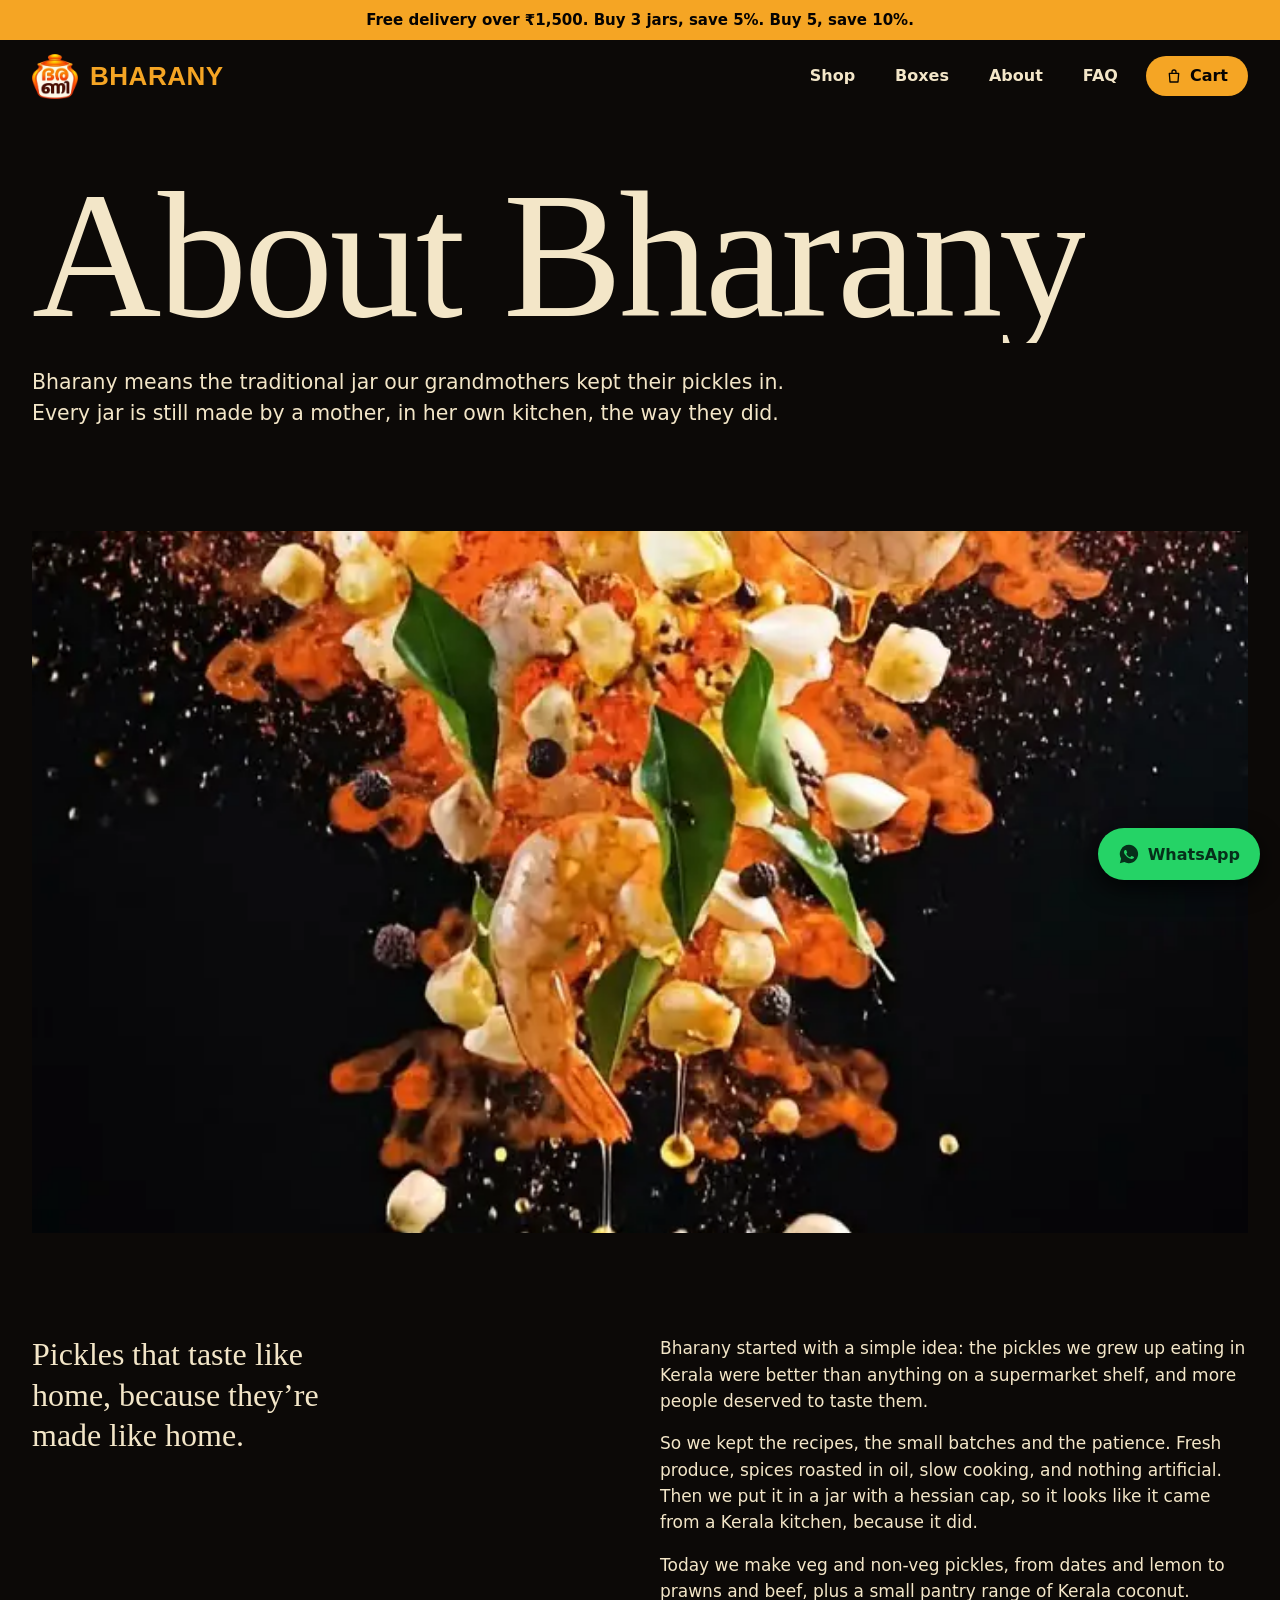
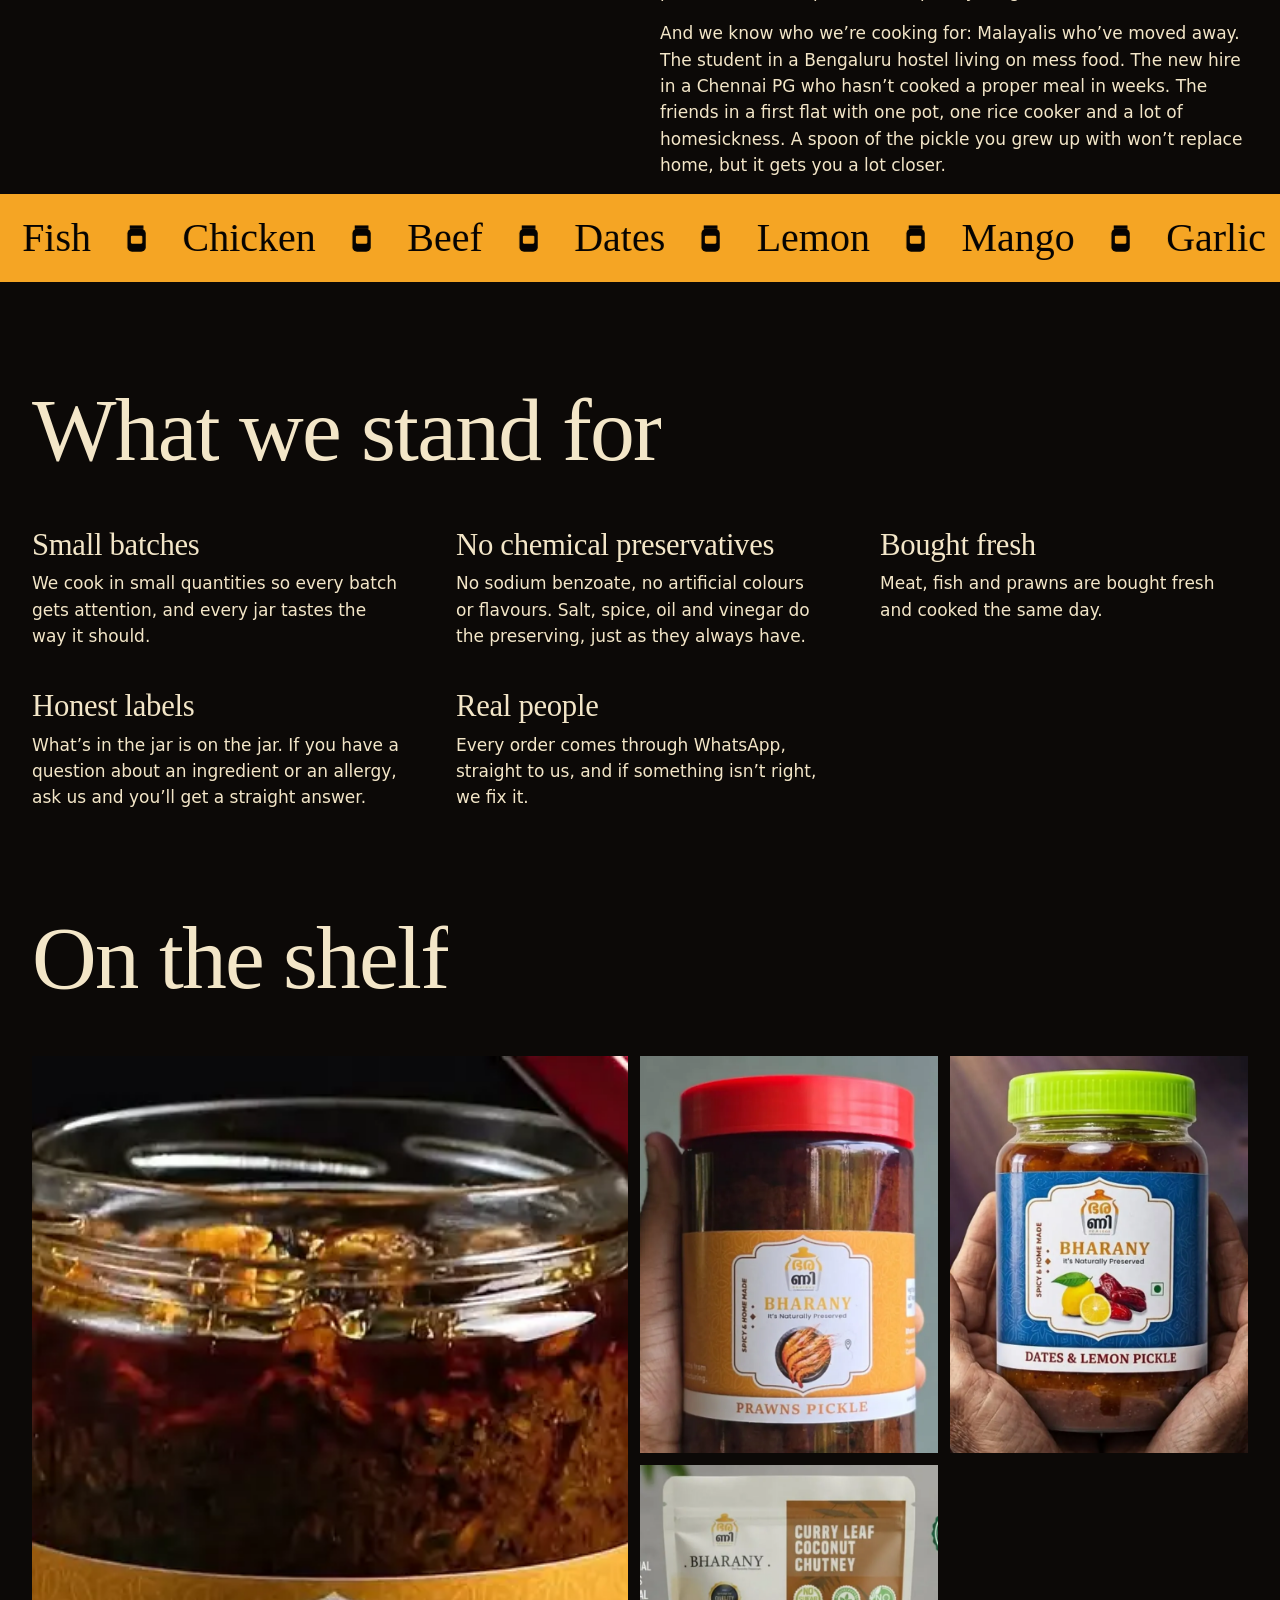
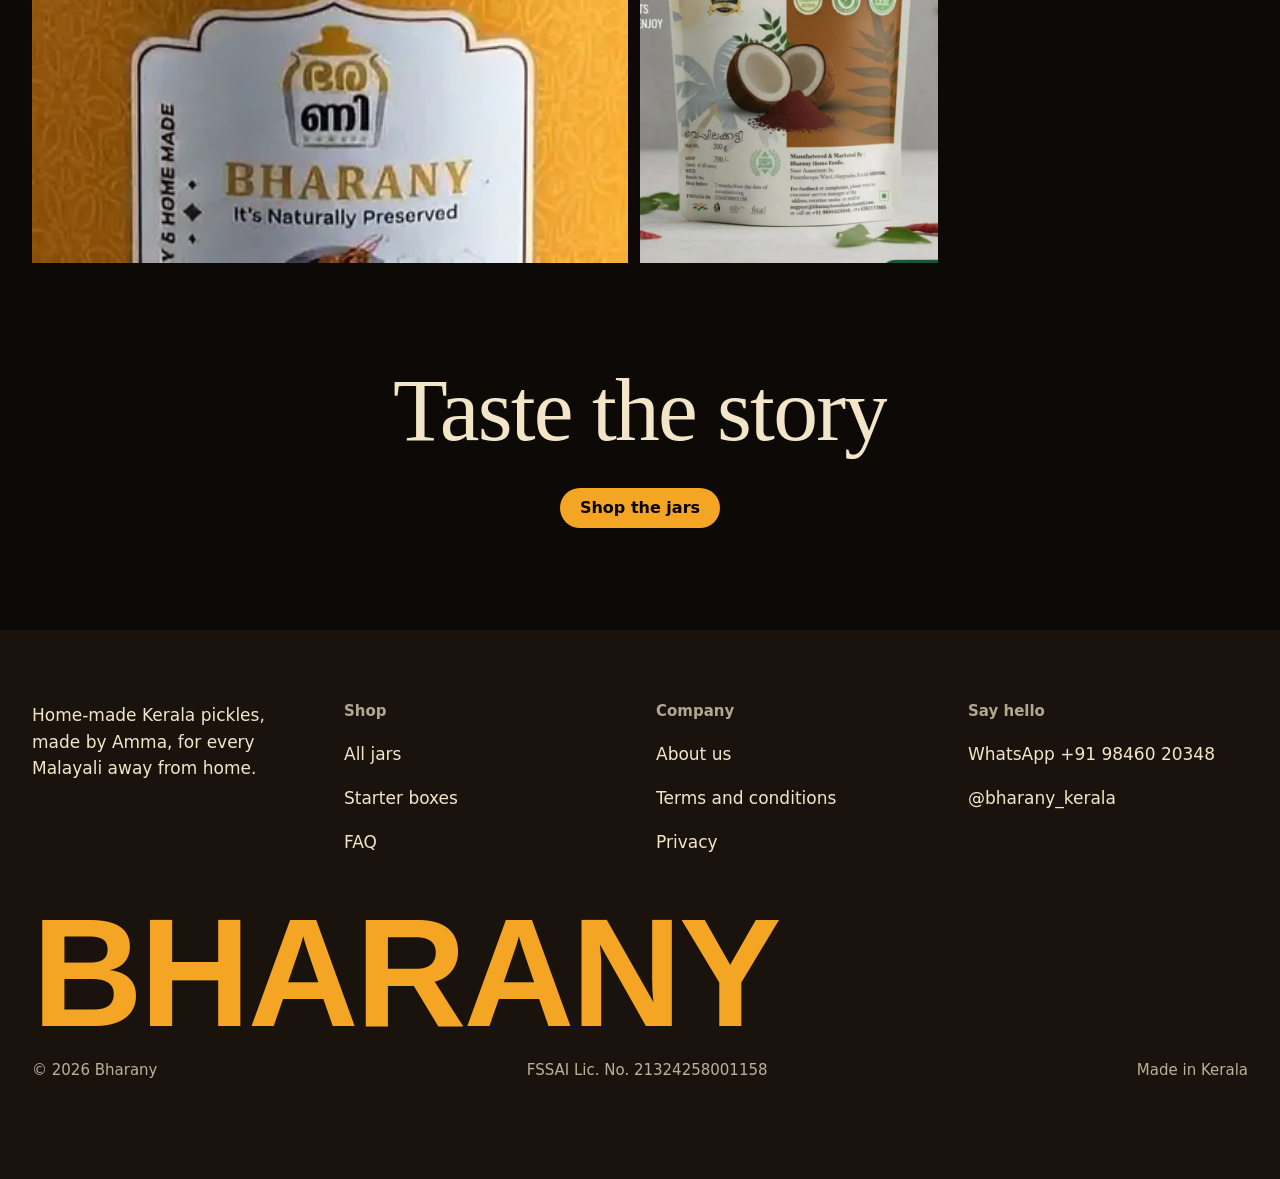
<file: about.html>
<!doctype html>
<html lang="en">
<head>
<meta charset="utf-8">
<meta name="viewport" content="width=device-width,initial-scale=1">
<meta http-equiv="Content-Security-Policy" content="default-src 'self'; script-src 'self' 'unsafe-inline'; style-src 'self' 'unsafe-inline' https://fonts.googleapis.com; font-src https://fonts.gstatic.com; img-src 'self' data:; connect-src 'self' https://script.google.com https://script.googleusercontent.com; object-src 'none'; base-uri 'self'; form-action 'none'">
<meta name="referrer" content="strict-origin-when-cross-origin">
<title>About Bharany</title>
<meta name="description" content="The story behind Bharany: home-made Kerala pickles for everyone who moved away from home.">
<link rel="canonical" href="https://jesvin97.github.io/-Bharany-/about.html">
<meta property="og:type" content="website">
<meta property="og:site_name" content="Bharany">
<meta property="og:title" content="About Bharany">
<meta property="og:description" content="The story behind Bharany: home-made Kerala pickles for everyone who moved away from home.">
<meta property="og:url" content="https://jesvin97.github.io/-Bharany-/about.html">
<meta property="og:image" content="https://jesvin97.github.io/-Bharany-/img/og.jpg">
<meta property="og:image:width" content="1200">
<meta property="og:image:height" content="630">
<meta property="og:locale" content="en_IN">
<meta name="twitter:card" content="summary_large_image">
<meta name="theme-color" content="#0c0907">
<link rel="preconnect" href="https://fonts.googleapis.com">
<link href="https://fonts.googleapis.com/css2?family=Antonio:wght@700&family=Fraunces:opsz,wght@9..144,500;9..144,600&family=Anek+Malayalam:wght@400;500;600&display=swap" rel="stylesheet">
<link rel="icon" href="img/icon-32.png" sizes="32x32" type="image/png">
<link rel="apple-touch-icon" href="img/icon-180.png">
<link rel="stylesheet" href="css/site.css">
<style>
.hero-img{height:78svh;overflow:hidden;position:relative;margin:var(--gap) var(--margin) 0}
.hero-img img{width:100%;height:130%;object-fit:cover;object-position:50% 40%}
.split{display:grid;gap:40px;grid-template-columns:1fr}
.split p{margin-bottom:16px}
.big{font:500 clamp(24px,2.5vw,34px)/1.2 var(--display);max-width:22ch}
@media(min-width:900px){.split{grid-template-columns:1fr 1fr}}
.values{list-style:none;padding:0;display:grid;gap:40px 56px;grid-template-columns:repeat(auto-fit,minmax(300px,1fr))}
.values h3{margin-bottom:8px}
.pics{display:grid;gap:12px;grid-template-columns:minmax(0,2fr) repeat(2,minmax(0,1fr))}
.pics img{aspect-ratio:3/4;object-fit:cover;width:100%;height:100%}
.pics img:first-child{grid-row:span 2;aspect-ratio:auto}
@media(max-width:700px){.pics{grid-template-columns:repeat(2,minmax(0,1fr))}.pics img:first-child{grid-column:span 2;grid-row:auto;aspect-ratio:4/3}}
</style>
</head>
<body>
<div class="progress"></div>
<nav>
  <a class="brand" href="index.html"><img src="img/logo.webp" width="46" height="45" alt="">BHARANY</a>
  <div class="links" id="menu">
    <a class="btn" href="index.html#products">Shop</a>
    <a class="btn" href="index.html#box-shop">Boxes</a>
    <a class="btn" href="about.html">About</a>
    <a class="btn" href="index.html#faq">FAQ</a>
    <a class="m-only wa" href="https://wa.me/919846020348" target="_blank" rel="noopener">Questions? WhatsApp +91 98460 20348</a>
  </div>
  <div class="nav-r">
    <button class="btn fill cart-btn" data-open-cart aria-label="Open cart"><svg class="bag" viewBox="0 0 24 24" aria-hidden="true"><path d="M5 8h14l-1 13H6zM9 8V6a3 3 0 0 1 6 0v2" fill="none" stroke="currentColor" stroke-width="2" stroke-linejoin="round"/></svg>Cart<span class="badge" data-cart-count hidden>0</span></button>
    <button class="btn menu-btn" aria-expanded="false" aria-controls="menu">Menu</button>
  </div>
</nav>

<section class="page-head">
  <h1 data-split>About Bharany</h1>
  <p class="lede" data-rv>Bharany means the traditional jar our grandmothers kept their pickles in. Every jar is still made by a mother, in her own kitchen, the way they did.</p>
</section>

<div class="hero-img"><img src="img/13.webp" alt="Prawn, garlic, curry leaf and chilli" data-speed=".2"></div>

<section class="split">
  <p class="big" data-split>Pickles that taste like home, because they’re made like home.</p>
  <div>
    <p data-rv>Bharany started with a simple idea: the pickles we grew up eating in Kerala were better than anything on a supermarket shelf, and more people deserved to taste them.</p>
    <p data-rv>So we kept the recipes, the small batches and the patience. Fresh produce, spices roasted in oil, slow cooking, and nothing artificial. Then we put it in a jar with a hessian cap, so it looks like it came from a Kerala kitchen, because it did.</p>
    <p data-rv>Today we make veg and non-veg pickles, from dates and lemon to prawns and beef, plus a small pantry range of Kerala coconut.</p>
    <p data-rv>And we know who we’re cooking for: Malayalis who’ve moved away. The student in a Bengaluru hostel living on mess food. The new hire in a Chennai PG who hasn’t cooked a proper meal in weeks. The friends in a first flat with one pot, one rice cooker and a lot of homesickness. A spoon of the pickle you grew up with won’t replace home, but it gets you a lot closer.</p>
  </div>
</section>
<div class="marquee" aria-hidden="true"><div class="track" id="track"></div></div>

<section>
  <h2 data-split>What we stand for</h2>
  <ul class="values">
    <li data-rv><h3>Small batches</h3><p>We cook in small quantities so every batch gets attention, and every jar tastes the way it should.</p></li>
    <li data-rv><h3>No chemical preservatives</h3><p>No sodium benzoate, no artificial colours or flavours. Salt, spice, oil and vinegar do the preserving, just as they always have.</p></li>
    <li data-rv><h3>Bought fresh</h3><p>Meat, fish and prawns are bought fresh and cooked the same day.</p></li>
    <li data-rv><h3>Honest labels</h3><p>What’s in the jar is on the jar. If you have a question about an ingredient or an allergy, ask us and you’ll get a straight answer.</p></li>
    <li data-rv><h3>Real people</h3><p>Every order comes through WhatsApp, straight to us, and if something isn’t right, we fix it.</p></li>
  </ul>
</section>

<section>
  <h2 data-split>On the shelf</h2>
  <div class="pics">
    <img data-rv src="img/14.webp" alt="Open prawns pickle jar" loading="lazy" style="object-position:50% 20%">
    <img data-rv src="img/6.webp" alt="Prawns pickle" loading="lazy" style="object-position:50% 24%">
    <img data-rv src="img/1.webp" alt="Dates and lemon pickle" loading="lazy" style="object-position:50% 39%">
    <img data-rv src="img/9.webp" alt="Curry leaf coconut chutney" loading="lazy" style="object-position:50% 34%">
  </div>
</section>

<section class="cta">
  <h2 data-split>Taste the story</h2>
  <a class="btn fill" href="index.html#products">Shop the jars</a>
</section>
<footer>
  <div class="foot">
    <div><p>Home-made Kerala pickles, made by Amma, for every Malayali away from home.</p></div>
    <div><h3>Shop</h3><ul><li><a href="index.html#products">All jars</a></li><li><a href="index.html#box-shop">Starter boxes</a></li><li><a href="index.html#faq">FAQ</a></li></ul></div>
    <div><h3>Company</h3><ul><li><a href="about.html">About us</a></li><li><a href="terms.html">Terms and conditions</a></li><li><a href="privacy.html">Privacy</a></li></ul></div>
    <div><h3>Say hello</h3><ul><li><a href="https://wa.me/919846020348" target="_blank" rel="noopener">WhatsApp +91 98460 20348</a></li><li><a href="https://www.instagram.com/bharany_kerala">@bharany_kerala</a></li></ul></div>
  </div>
  <p class="foot-name wordmark" aria-hidden="true">BHARANY</p>
  <div class="legal"><span>© <span data-year></span> Bharany</span><span>FSSAI Lic. No. 21324258001158</span><span>Made in Kerala</span></div>
</footer>
<div class="curtain" aria-hidden="true">BHARANY</div>
<script src="vendor/gsap.min.js"></script>
<script src="vendor/ScrollTrigger.min.js"></script>
<script src="vendor/lenis.min.js"></script>
<script src="js/motion.js"></script>
<script src="js/shop.js"></script>
<script>
const {gsap:G,reduced}=SITE;
if(G&&!reduced){
}
</script>
</body>
</html>
</file>
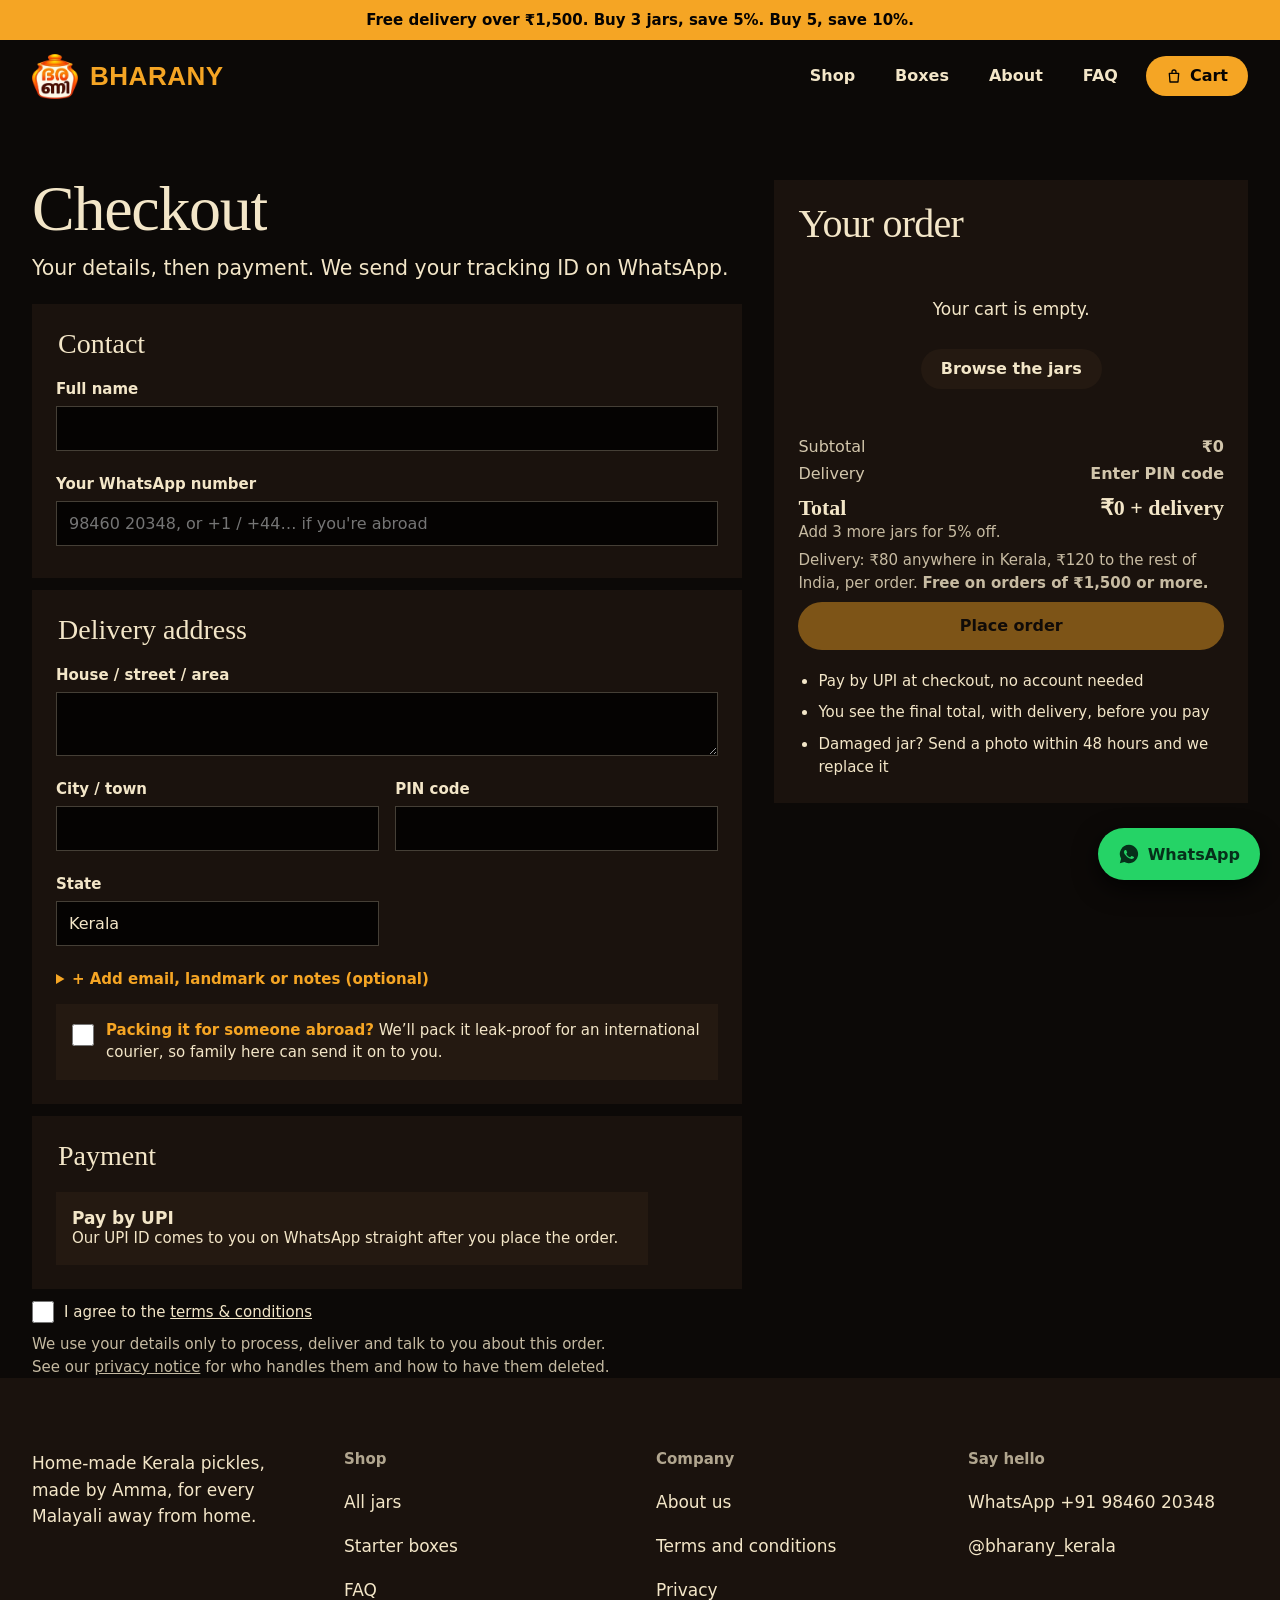
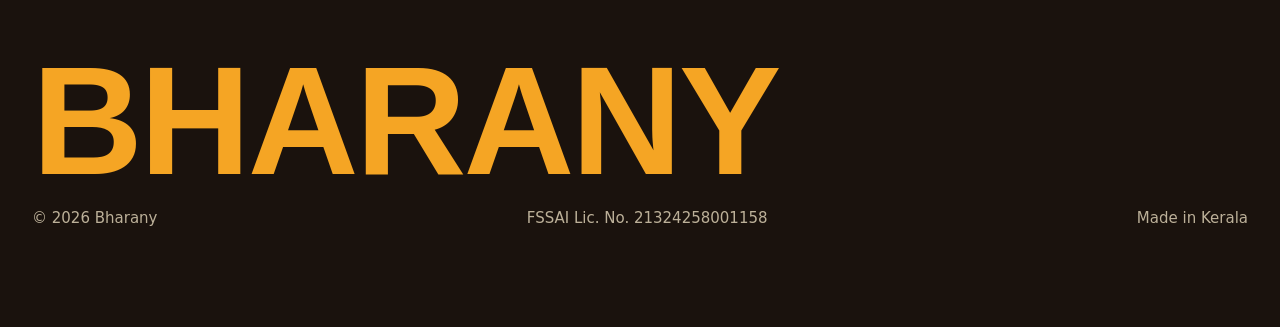
<file: checkout.html>
<!doctype html>
<html lang="en">
<head>
<meta charset="utf-8">
<meta name="viewport" content="width=device-width,initial-scale=1">
<meta http-equiv="Content-Security-Policy" content="default-src 'self'; script-src 'self' 'unsafe-inline'; style-src 'self' 'unsafe-inline' https://fonts.googleapis.com; font-src https://fonts.gstatic.com; img-src 'self' data:; connect-src 'self' https://script.google.com https://script.googleusercontent.com; object-src 'none'; base-uri 'self'; form-action 'none'">
<meta name="referrer" content="strict-origin-when-cross-origin">
<title>Bharany Checkout</title>
<meta name="description" content="Check out your Bharany pickle order.">
<link rel="canonical" href="https://jesvin97.github.io/-Bharany-/checkout.html">
<meta property="og:type" content="website">
<meta property="og:site_name" content="Bharany">
<meta property="og:title" content="Bharany Checkout">
<meta property="og:description" content="Check out your Bharany pickle order.">
<meta property="og:url" content="https://jesvin97.github.io/-Bharany-/checkout.html">
<meta property="og:image" content="https://jesvin97.github.io/-Bharany-/img/og.jpg">
<meta property="og:image:width" content="1200">
<meta property="og:image:height" content="630">
<meta property="og:locale" content="en_IN">
<meta name="twitter:card" content="summary_large_image">
<meta name="theme-color" content="#0c0907">
<meta name="robots" content="noindex">
<link rel="preconnect" href="https://fonts.googleapis.com">
<link href="https://fonts.googleapis.com/css2?family=Antonio:wght@700&family=Fraunces:opsz,wght@9..144,500;9..144,600&family=Anek+Malayalam:wght@400;500;600&display=swap" rel="stylesheet">
<link rel="icon" href="img/icon-32.png" sizes="32x32" type="image/png">
<link rel="apple-touch-icon" href="img/icon-180.png">
<link rel="stylesheet" href="css/site.css">
<style>
.co{display:grid;gap:32px;grid-template-columns:1fr;align-items:start}
@media(min-width:900px){.co{grid-template-columns:3fr 2fr}.summary{position:sticky;top:96px}}
.co h1{font-size:clamp(44px,5vw,64px);line-height:.9;margin-bottom:12px}
fieldset{border:0;background:var(--surface);padding:24px;margin:0 0 12px;display:grid;gap:16px;grid-template-columns:1fr 1fr}
legend{font:500 28px var(--display);float:left;width:100%;grid-column:1/-1;margin-bottom:4px}
.full{grid-column:1/-1}
@media(max-width:560px){fieldset{grid-template-columns:1fr;padding:16px}}
.err{color:var(--error);font:600 var(--t-small) var(--body);min-height:0}
input[aria-invalid=true],textarea[aria-invalid=true]{border-color:var(--error)}
.pay{display:grid;gap:12px}
.pay label{flex-direction:row;align-items:flex-start;gap:12px;background:var(--surface-2);padding:16px;cursor:pointer;font:400 15px/1.45 var(--body)}
.pay label:has(input:checked){background:var(--picked)}
.pay input{width:auto;margin-top:4px;accent-color:var(--accent)}
.pay b{display:block;font:600 17px var(--body)}
.summary{background:var(--surface);padding:24px}
.summary h2{font-size:40px;margin-bottom:12px}
.summary .sum{margin-top:12px}
.place{width:100%;padding:16px;font-size:16px;margin-top:8px}
.trust{display:grid;gap:8px;margin-top:20px;padding-left:20px;font-size:var(--t-small)}
.done{text-align:center;max-width:640px;margin:auto;padding-top:140px}
.done h1,.done .done-h{font-size:clamp(56px,12vw,140px);line-height:.85;margin-bottom:16px}
.done p{margin:0 auto 16px}
.done .oid{font:600 32px var(--display);color:var(--accent)}
.done .btns{display:flex;gap:12px;justify-content:center;flex-wrap:wrap;margin-top:24px}
.more summary{cursor:pointer;font:600 15px var(--body);color:var(--accent)}
.more-grid{display:grid;gap:16px;grid-template-columns:1fr 1fr;margin-top:16px}
@media(max-width:560px){.more-grid{grid-template-columns:1fr}}
.abroad-tick{flex-direction:row;align-items:flex-start;gap:12px;font:400 15px/1.45 var(--body);background:var(--surface-2);padding:16px;cursor:pointer}
.abroad-tick input{width:auto;margin-top:4px;accent-color:var(--accent)}
.abroad-tick b{color:var(--accent)}
.abroad{display:grid;gap:16px;grid-template-columns:1fr 1fr}.abroad[hidden]{display:none}
@media(max-width:560px){.abroad{grid-template-columns:1fr}}
.sum.sm{font-size:16px;opacity:.85;margin-top:8px}
.mini-sum{display:none;background:var(--surface);padding:0 16px;margin-bottom:12px}
.mini-sum summary{display:flex;justify-content:space-between;align-items:center;min-height:52px;cursor:pointer;font-weight:600;list-style:none}
.mini-sum summary::-webkit-details-marker{display:none}
.mini-sum summary b{color:var(--accent)}
.mini-sum p{display:flex;justify-content:space-between;gap:12px;font-size:15px;padding-bottom:12px}
.one-pay{background:var(--surface-2);padding:16px;font-size:15px;line-height:1.45}
.one-pay b{display:block;font-weight:600;font-size:17px}
.cobar{display:none}
@media(max-width:899px){
  .mini-sum{display:block}
  .cobar{display:flex;position:fixed;inset:auto 0 0;z-index:22;background:var(--surface);padding:12px 16px calc(12px + env(safe-area-inset-bottom));justify-content:space-between;align-items:center;gap:12px}
  .cobar b{color:var(--accent);font-size:18px;margin-left:8px}
  .cobar .btn{min-height:48px;padding-inline:24px}
  body{padding-bottom:76px}
  .done:not([hidden])~* .cobar,body:has(#done:not([hidden])) .cobar{display:none}
}
</style>
</head>
<body>
<div class="progress"></div>
<nav>
  <a class="brand" href="index.html"><img src="img/logo.webp" width="46" height="45" alt="">BHARANY</a>
  <div class="links" id="menu">
    <a class="btn" href="index.html#products">Shop</a>
    <a class="btn" href="index.html#box-shop">Boxes</a>
    <a class="btn" href="about.html">About</a>
    <a class="btn" href="index.html#faq">FAQ</a>
    <a class="m-only wa" href="https://wa.me/919846020348" target="_blank" rel="noopener">Questions? WhatsApp +91 98460 20348</a>
  </div>
  <div class="nav-r">
    <button class="btn fill cart-btn" data-open-cart aria-label="Open cart"><svg class="bag" viewBox="0 0 24 24" aria-hidden="true"><path d="M5 8h14l-1 13H6zM9 8V6a3 3 0 0 1 6 0v2" fill="none" stroke="currentColor" stroke-width="2" stroke-linejoin="round"/></svg>Cart<span class="badge" data-cart-count hidden>0</span></button>
    <button class="btn menu-btn" aria-expanded="false" aria-controls="menu">Menu</button>
  </div>
</nav>

<section class="page-head" id="checkout">
  <div class="co">
    <form id="form" novalidate>
      <h1 data-split>Checkout</h1>
      <p class="lede" id="steps" style="margin-bottom:20px">Your details, then payment. We send your tracking ID on WhatsApp.</p>
      <details class="mini-sum" id="mini-sum"><summary><span id="mini-count">Your order</span><b id="mini-total"></b></summary><div id="mini-lines"></div></details>
      <fieldset>
        <legend>Contact</legend>
        <label class="full">Full name<input name="name" autocomplete="name" maxlength="80" required><span class="err"></span></label>
        <label class="full">Your WhatsApp number<input name="phone" type="tel" autocomplete="tel" maxlength="20" required placeholder="98460 20348, or +1 / +44… if you're abroad"><span class="err"></span></label>
      </fieldset>
      <fieldset>
        <legend>Delivery address</legend>
        <label class="full">House / street / area<textarea name="address" rows="2" autocomplete="street-address" maxlength="300" required></textarea><span class="err"></span></label>
        <label>City / town<input name="city" autocomplete="address-level2" maxlength="60" required><span class="err"></span></label>
        <label>PIN code<input name="pin" inputmode="numeric" autocomplete="postal-code" maxlength="6" required><span class="err"></span></label>
        <label>State<input name="state" autocomplete="address-level1" value="Kerala" maxlength="40" required><span class="err"></span></label>
        <details class="more full"><summary>+ Add email, landmark or notes (optional)</summary>
          <div class="more-grid">
            <label>Email<input name="email" type="email" autocomplete="email" maxlength="120"><span class="err"></span></label>
            <label>Landmark<input name="landmark" maxlength="100"></label>
            <label class="full">Order notes<textarea name="notes" rows="2" maxlength="400" placeholder="Gift message, delivery time, spice questions…"></textarea></label>
          </div></details>
        <label class="abroad-tick full"><input type="checkbox" name="abroad" id="abroad"> <span><b>Packing it for someone abroad?</b> We’ll pack it leak-proof for an international courier, so family here can send it on to you.</span></label>
        <div class="abroad full" id="abroad-box" hidden>
          <label>Final country<input name="country" list="countries" maxlength="40" placeholder="e.g. Canada"><datalist id="countries"><option>Canada</option><option>United Kingdom</option><option>United States</option><option>Georgia</option><option>Australia</option><option>Ireland</option><option>Germany</option><option>UAE</option></datalist></label>
          <label>Phone of the person receiving it in India<input name="rphone" type="tel" inputmode="numeric" maxlength="16" placeholder="10-digit Indian number"><span class="err"></span></label>
          <p class="full note">Many countries don’t allow meat in parcels (beef and chicken are usually refused by the UK, US and Canada). Veg pickles and chammanthi are the safest choice. Please check your country’s customs rules.<br><b>Before couriering:</b> double-wrap every jar (taped lid, zip bag, then another wrap) so oil can’t leak.</p>
        </div>
      </fieldset>
      <fieldset>
        <legend>Payment</legend>
        <div class="pay full" id="pay"></div>
      </fieldset>
      <label style="flex-direction:row;align-items:center;gap:10px;font:400 15px var(--body);margin-top:8px">
        <input type="checkbox" name="agree" required style="width:auto;accent-color:var(--accent)"> <span>I agree to the <a href="terms.html" target="_blank" style="text-decoration:underline">terms &amp; conditions</a></span></label>
      <p class="note" style="margin-top:10px">We use your details only to process, deliver and talk to you about this order. See our <a href="privacy.html" target="_blank" style="text-decoration:underline">privacy notice</a> for who handles them and how to have them deleted.</p>
      <span class="err" id="agree-err"></span>
    </form>
    <aside class="summary">
      <h2>Your order</h2>
      <div id="lines"></div>
      <div class="sum sm"><span>Subtotal</span><b id="sub"></b></div>
      <div class="sum sm save" id="off-row" hidden><span id="off-l"></span><b id="off"></b></div>
      <div class="sum sm"><span>Delivery</span><b id="ship"></b></div>
      <div class="sum"><span>Total</span><b id="grand"></b></div>
      <p class="note save-note" id="saved" hidden></p>
      <p class="note" id="offer-nudge" hidden></p>
      <p class="note" style="margin-top:6px">Delivery: ₹80 anywhere in Kerala, ₹120 to the rest of India, per order. <b>Free on orders of ₹1,500 or more.</b></p>
      <button class="btn fill place" form="form" type="submit" id="place">Place order</button>
      <ul class="trust">
        <li>Pay by UPI at checkout, no account needed</li>
        <li>You see the final total, with delivery, before you pay</li>
        <li>Damaged jar? Send a photo within 48 hours and we replace it</li>
      </ul>
    </aside>
  </div>
</section>

<div class="cobar" id="cobar"><span>Total <b id="bar-total"></b></span><button class="btn fill" form="form" type="submit">Place order</button></div>
<section class="done" id="done" hidden>
  <h2 class="done-h">Thank you!</h2>
  <p class="oid" id="oid"></p>
  <p id="done-msg">Your order has been prepared as a WhatsApp message to us. <b>Please press send in WhatsApp</b> so we receive it. Once your payment is in, we pack your jars and send the tracking ID on WhatsApp.</p>
  <div class="btns" id="done-btns"></div>
  <p class="note" style="margin-top:28px">When your jars arrive: <b>never use a wet spoon</b>, keep the lid tight, and put non-veg pickles in the fridge once opened.</p>
</section>
<footer>
  <div class="foot">
    <div><p>Home-made Kerala pickles, made by Amma, for every Malayali away from home.</p></div>
    <div><h3>Shop</h3><ul><li><a href="index.html#products">All jars</a></li><li><a href="index.html#box-shop">Starter boxes</a></li><li><a href="index.html#faq">FAQ</a></li></ul></div>
    <div><h3>Company</h3><ul><li><a href="about.html">About us</a></li><li><a href="terms.html">Terms and conditions</a></li><li><a href="privacy.html">Privacy</a></li></ul></div>
    <div><h3>Say hello</h3><ul><li><a href="https://wa.me/919846020348" target="_blank" rel="noopener">WhatsApp +91 98460 20348</a></li><li><a href="https://www.instagram.com/bharany_kerala">@bharany_kerala</a></li></ul></div>
  </div>
  <p class="foot-name wordmark" aria-hidden="true">BHARANY</p>
  <div class="legal"><span>© <span data-year></span> Bharany</span><span>FSSAI Lic. No. 21324258001158</span><span>Made in Kerala</span></div>
</footer>
<div class="curtain" aria-hidden="true">BHARANY</div>
<script src="vendor/gsap.min.js"></script>
<script src="vendor/ScrollTrigger.min.js"></script>
<script src="vendor/lenis.min.js"></script>
<script src="js/motion.js"></script>
<script src="js/shop.js"></script>
<script>
const form=document.getElementById('form');
// subtotal + delivery (delivery known once a valid PIN is typed); null while anything is unknown
// free from ₹1,500 anywhere, so that's known before any PIN is typed
// Cart.net() is the jar total after the multi-buy discount; free delivery is judged on what the customer actually pays
const ship=()=>{const t=Cart.net(); return t!=null&&t>=SHOP.delivery.freeFrom?0:Shop.deliveryFor(form.pin.value.trim(),t);};
function grandTotal(){const t=Cart.net(), d=ship(); return t==null||d==null?null:t+d;}
function totals(){
  const s=Cart.total(), dc=Cart.discount(), t=Cart.net(), d=ship(), g=grandTotal();
  document.getElementById('sub').textContent=s==null?'Confirmed on WhatsApp':money(s);
  document.getElementById('off-row').hidden=document.getElementById('saved').hidden=!dc.amt;
  document.getElementById('off-l').textContent=`Multi-buy ${dc.pct}% off (${dc.jars} jars)`; document.getElementById('off').textContent='−'+money(dc.amt);
  document.getElementById('saved').textContent=`You save ${money(dc.amt)} on this order.`;
  const o=dc.next?Shop.offerLine(dc):''; document.getElementById('offer-nudge').hidden=!o; document.getElementById('offer-nudge').textContent=o;
  document.getElementById('ship').textContent=d==null?'Enter PIN code':d===0?'Free':money(d)+(d===SHOP.delivery.kerala?' · Kerala':' · India');
  // before a PIN is typed, show what's known: the subtotal plus a note that delivery follows
  document.getElementById('grand').textContent=g==null?(t==null?'Confirmed on WhatsApp':money(t)+' + delivery'):money(g);
  const n=Cart.count(), tt=g==null?(t==null?'':money(t)+' + delivery'):money(g);
  document.getElementById('mini-count').textContent=`Your order · ${n} jar${n===1?'':'s'}`; document.getElementById('mini-total').textContent=tt;
  document.getElementById('bar-total').textContent=tt;
  payOptions();
}
form.pin.addEventListener('input',totals);
// payment choices: UPI now (needs a UPI ID and full prices), UPI details on WhatsApp until a UPI ID is set, cash on delivery
function payOptions(){
  const t=grandTotal(), opts=[];
  if(SHOP.upi&&t!=null) opts.push(['upi-now','Pay now by UPI',`Opens your UPI app (GPay, PhonePe, Paytm) for ${money(t)}, delivery included.`]);
  opts.push(['upi-later','Pay by UPI','Our UPI ID comes to you on WhatsApp straight after you place the order.']);
  if(SHOP.cod) opts.push(['cod','Cash on delivery','Pay when your jars arrive (where available for your PIN code).']);
  const pay=document.getElementById('pay'), cur=(form.pay||{}).value;
  // one way to pay: say it plainly instead of showing a radio button with nothing to choose
  pay.innerHTML=opts.length===1?`<input type="hidden" name="pay" value="${opts[0][0]}"><p class="one-pay"><b>${opts[0][1]}</b>${opts[0][2]}</p>`
    :opts.map(([v,b,d],i)=>`<label><input type="radio" name="pay" value="${v}" ${cur?cur===v?'checked':'':i===0?'checked':''}><span><b>${b}${i===0?' (recommended)':''}</b>${d}</span></label>`).join('');
}
Cart.on(items=>{
  if(!items.length&&document.getElementById('done').hidden){
    document.getElementById('lines').innerHTML='<p class="empty">Your cart is empty.<br><br><a class="btn" href="index.html#products">Browse the jars</a></p>';
    document.getElementById('place').disabled=true;
  } else {document.getElementById('lines').innerHTML=items.map(Shop.lineHTML).join('');
    document.getElementById('mini-lines').innerHTML=items.map(i=>{const p=Cart.product(i.id),pr=Cart.price(i); return `<p>${p.name}, ${i.size} × ${i.qty}<b>${pr==null?'':money(pr*i.qty)}</b></p>`}).join('')
      +(Cart.discount().amt?`<p class="save-note">Multi-buy ${Cart.discount().pct}% off<b>−${money(Cart.discount().amt)}</b></p>`:'');}
  document.getElementById('mini-sum').hidden=document.getElementById('cobar').hidden=!items.length;
  totals();
});

const rules={
  name:v=>v.trim().length>1||'Please enter your name',
  phone:v=>{const n=v.replace(/[\s()-]/g,''); return /^(\+?91)?[6-9]\d{9}$/.test(n)||/^\+(?!91)\d{8,15}$/.test(n)||'Enter a 10-digit Indian number, or your number with country code (e.g. +1…)';},
  rphone:v=>!form.abroad.checked||/^(\+?91)?[6-9]\d{9}$/.test(v.replace(/[\s-]/g,''))||'Enter the 10-digit Indian number of whoever receives it',
  email:v=>!v||/^\S+@\S+\.\S+$/.test(v)||'That email doesn\'t look right',
  address:v=>v.trim().length>5||'Please enter your full address',
  city:v=>v.trim().length>1||'Please enter your city',
  pin:v=>/^\d{6}$/.test(v)||'PIN code is 6 digits',
  state:v=>v.trim().length>1||'Please enter your state'
};
function check(el){const r=rules[el.name]; if(!r)return true; const ok=r(el.value); el.setAttribute('aria-invalid',ok!==true); el.parentElement.querySelector('.err').textContent=ok===true?'':ok; return ok===true;}
const abroad=document.getElementById('abroad'), abroadBox=document.getElementById('abroad-box');
abroad.addEventListener('change',()=>{abroadBox.hidden=!abroad.checked; if(abroad.checked&&SITE.gsap&&!SITE.reduced) SITE.gsap.from(abroadBox,{opacity:0,y:-10,duration:.4});});
let abroadFlag=false; try{abroadFlag=localStorage.getItem('bh-abroad')==='1'}catch(e){}
if(abroadFlag||/[?&]abroad=1/.test(location.search)){abroad.checked=true; abroadBox.hidden=false;}
form.addEventListener('blur',e=>{if(rules[e.target.name])check(e.target)},true);
form.addEventListener('input',e=>{if(e.target.getAttribute('aria-invalid')==='true')check(e.target)});

form.addEventListener('submit',e=>{
  e.preventDefault();
  const bad=Object.keys(rules).map(n=>form[n]).filter(el=>!check(el));
  const agreed=form.agree.checked; document.getElementById('agree-err').textContent=agreed?'':'Please accept the terms to continue';
  if(bad.length||!agreed){ if(bad.some(el=>el.name==='email')) form.querySelector('.more').open=true; (bad[0]||form.agree).focus(); if(SITE.gsap&&!SITE.reduced) SITE.gsap.fromTo('#place',{x:-8},{x:0,duration:.5,ease:'elastic.out(1,.3)'}); return; }
  if(!Cart.items.length)return;
  const d=Object.fromEntries(new FormData(form)), t=Cart.total(), dc=Cart.discount(), dl=ship(), g=grandTotal(), now=new Date();
  const oid='BH-'+now.toISOString().slice(2,10).replace(/-/g,'')+'-'+Math.random().toString(36).slice(2,6).toUpperCase();
  const payLabel={'upi-now':'UPI (paid now)','upi-later':'UPI (details sent on WhatsApp)','cod':'Cash on delivery'}[d.pay];
  const msg=[`*New order ${oid}*`,'',
    ...Cart.items.map(i=>{const p=Cart.product(i.id),pr=Cart.price(i),bx=i.box&&Shop.BOXES.find(b=>b.id===i.box); return `• ${p.name} (${i.size}) × ${i.qty}${pr==null?'':' = '+money(pr*i.qty)}${bx?' ['+bx.name+']':''}`;}),
    '',`Subtotal: ${t==null?'please confirm':money(t)}`,dc.amt?`Multi-buy ${dc.pct}% off (${dc.jars} jars): −${money(dc.amt)}`:'',`Delivery: ${dl===0?'Free':money(dl)}`,`Total: ${g==null?'please confirm':money(g)}`,`Payment: ${payLabel}`,'',
    `*Deliver to*`,d.name,d.phone+(d.email?' · '+d.email:''),d.address,`${d.city} ${d.pin}, ${d.state}`,d.landmark?'Landmark: '+d.landmark:'',
    d.abroad?`\n*PACK FOR OVERSEAS PARCEL* → ${d.country||'country not given'}\nReceiver in India: ${d.rphone}`:'',
    d.notes?'\nNotes: '+d.notes:''].filter(x=>x!=='').join('\n');
  const reorder=new URL('index.html?reorder='+encodeURIComponent(Cart.code()),location.href).href;
  const wa=`https://wa.me/${SHOP.whatsapp}?text=${encodeURIComponent(msg+'\n\nReorder link: '+reorder)}`;
  const upi=d.pay==='upi-now'?`upi://pay?pa=${encodeURIComponent(SHOP.upi)}&pn=${encodeURIComponent(SHOP.payee)}&am=${g}&cu=INR&tn=${encodeURIComponent(oid)}`:'';
  const lines=Cart.items.map(i=>{const p=Cart.product(i.id); return {name:p.name,size:i.size,qty:i.qty,price:Cart.price(i),box:i.box||''};});
  // background alert to the shop's WhatsApp; no-cors means we can't read the reply, so the WhatsApp button stays as a backup
  const hooked=!!SHOP.orderHook;
  if(hooked) fetch(SHOP.orderHook,{method:'POST',mode:'no-cors',keepalive:true,headers:{'Content-Type':'text/plain'},
    body:JSON.stringify({oid,msg,name:d.name,phone:d.phone,email:d.email||'',address:`${d.address}, ${d.city} ${d.pin}, ${d.state}`,pay:payLabel,total:g,delivery:dl,discount:dc.amt,discountPct:dc.pct,lines,abroad:!!d.abroad})}).catch(()=>{});
  Cart.saveLast(); Cart.clear(); try{localStorage.removeItem('bh-abroad')}catch(e){}
  document.getElementById('checkout').hidden=true; document.getElementById('cobar').hidden=true; const done=document.getElementById('done'); done.hidden=false;
  document.getElementById('oid').textContent='Order '+oid+(dc.amt?` · you saved ${money(dc.amt)}`:'');
  document.getElementById('done-btns').innerHTML=(upi?`<a class="btn fill" href="${upi}">Pay ${money(g)} by UPI</a>`:'')+
    `<a class="btn ${upi||hooked?'':'fill'}" href="${wa}" target="_blank" rel="noopener">${hooked?'Message us on WhatsApp':'Open WhatsApp to send order'}</a><a class="btn" href="index.html">Back to the shop</a>`+
    `<p class="note" style="flex-basis:100%;margin-top:14px">Running low later? <a href="${reorder}" style="text-decoration:underline">Bookmark this link</a> to order the same jars again in one tap.</p>`;
  if(hooked) document.getElementById('done-msg').innerHTML=`We've received your order. We'll message you on WhatsApp at <b>${d.phone.replace(/[<>&]/g,'')}</b> with your tracking ID once your jars ship.`;
  scrollTo(0,0); SITE.lenis&&SITE.lenis.scrollTo(0,{immediate:true});
  const G=SITE.gsap; if(G&&!SITE.reduced){ G.from('.tick circle',{strokeDasharray:280,strokeDashoffset:280,duration:.8});
    G.from('.tick path',{strokeDasharray:80,strokeDashoffset:80,duration:.5,delay:.6}); G.from('.done>*:not(.tick)',{y:30,opacity:0,stagger:.08,delay:.4}); }
  if(!hooked) window.open(wa,'_blank','noopener');
});
</script>
</body>
</html>
</file>
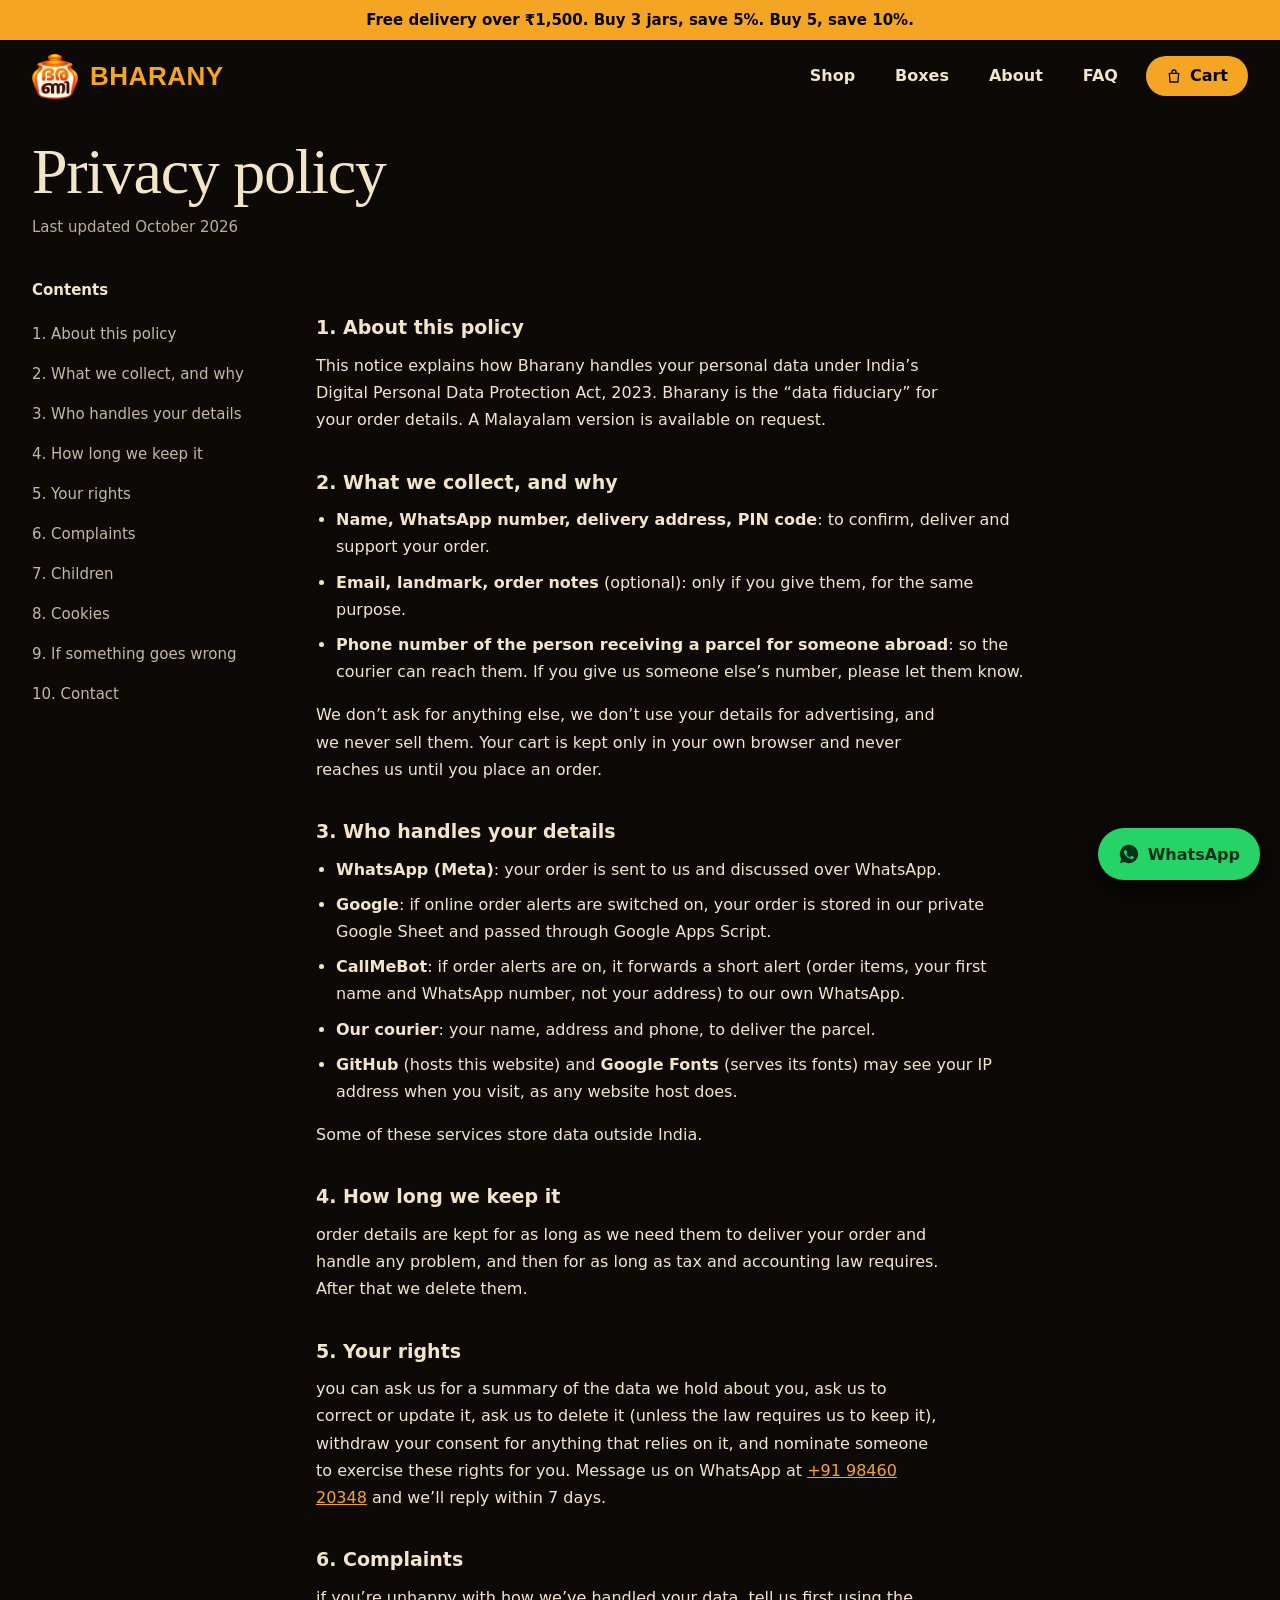
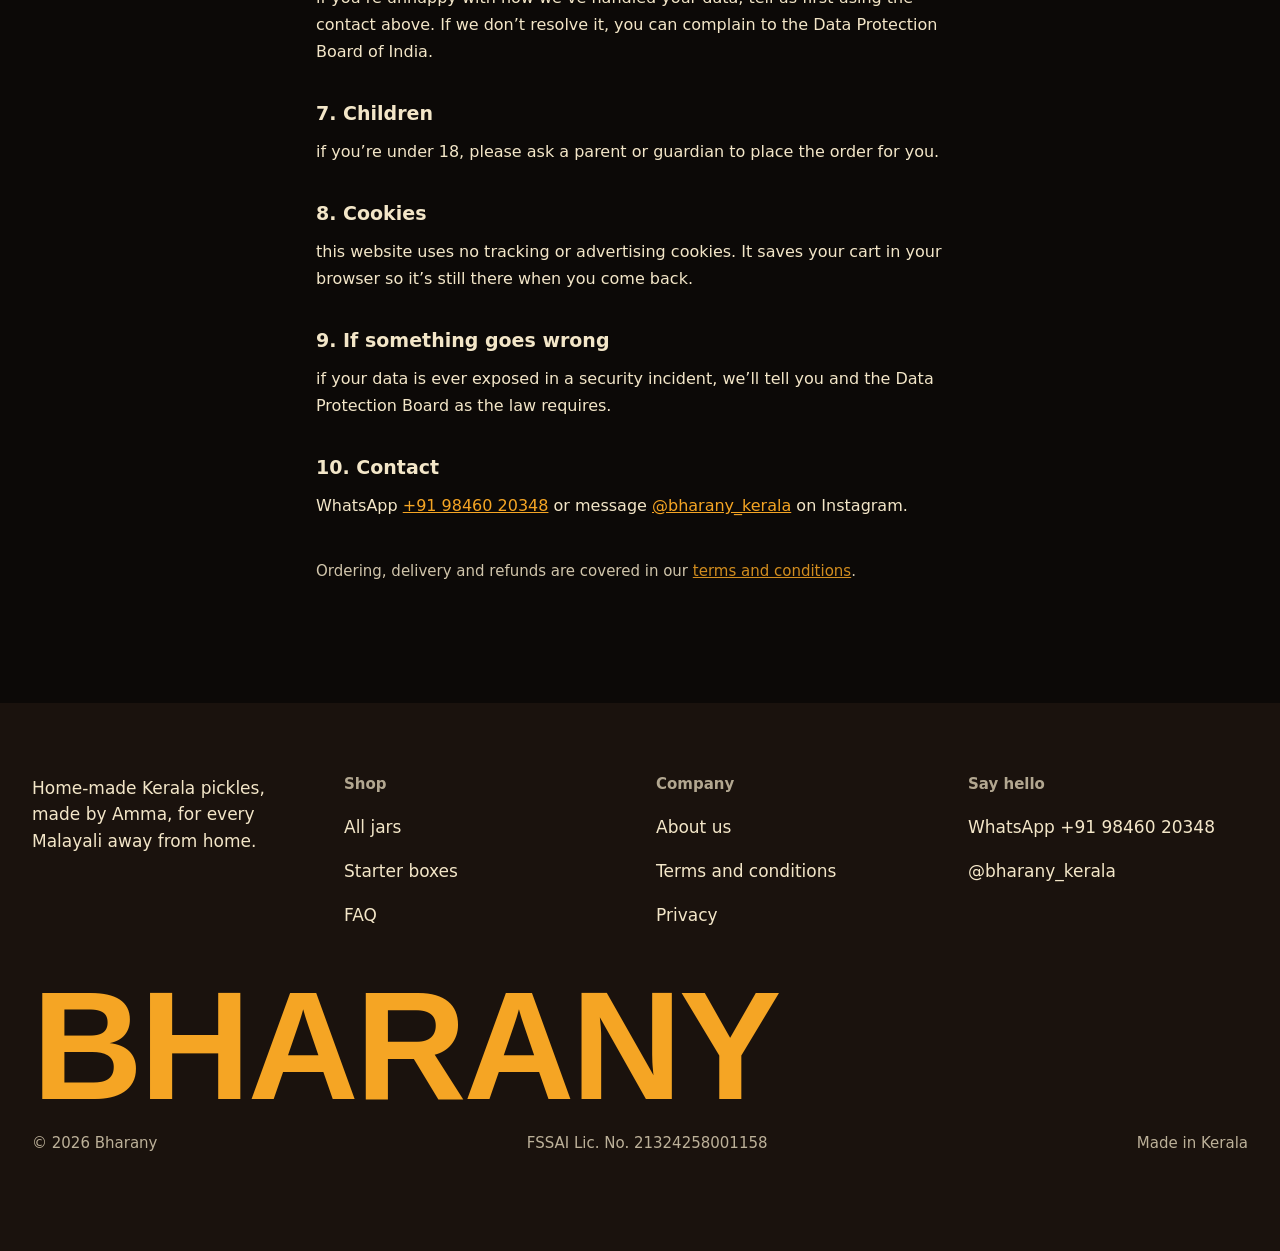
<file: privacy.html>
<!doctype html>
<html lang="en">
<head>
<meta charset="utf-8">
<meta name="viewport" content="width=device-width,initial-scale=1">
<meta http-equiv="Content-Security-Policy" content="default-src 'self'; script-src 'self' 'unsafe-inline'; style-src 'self' 'unsafe-inline' https://fonts.googleapis.com; font-src https://fonts.gstatic.com; img-src 'self' data:; connect-src 'self' https://script.google.com https://script.googleusercontent.com; object-src 'none'; base-uri 'self'; form-action 'none'">
<meta name="referrer" content="strict-origin-when-cross-origin">
<title>Bharany Privacy</title>
<meta name="description" content="How Bharany handles your personal data under the DPDP Act 2023.">
<link rel="canonical" href="https://jesvin97.github.io/-Bharany-/privacy.html">
<meta property="og:type" content="website">
<meta property="og:site_name" content="Bharany">
<meta property="og:title" content="Bharany Privacy">
<meta property="og:description" content="How Bharany handles your personal data under the DPDP Act 2023.">
<meta property="og:url" content="https://jesvin97.github.io/-Bharany-/privacy.html">
<meta property="og:image" content="https://jesvin97.github.io/-Bharany-/img/og.jpg">
<meta property="og:image:width" content="1200">
<meta property="og:image:height" content="630">
<meta property="og:locale" content="en_IN">
<meta name="twitter:card" content="summary_large_image">
<meta name="theme-color" content="#0c0907">
<link rel="preconnect" href="https://fonts.googleapis.com">
<link href="https://fonts.googleapis.com/css2?family=Antonio:wght@700&family=Fraunces:opsz,wght@9..144,500;9..144,600&family=Anek+Malayalam:wght@400;500;600&display=swap" rel="stylesheet">
<link rel="icon" href="img/icon-32.png" sizes="32x32" type="image/png">
<link rel="apple-touch-icon" href="img/icon-180.png">
<link rel="stylesheet" href="css/site.css">
<style>
/* legal document layout: contents on the left, one numbered column of text */
.doc-head{padding-top:140px;padding-bottom:40px}
.doc-head h1{font-size:clamp(40px,5vw,64px);line-height:1;margin-bottom:12px}
.doc-head p{opacity:.75;font-size:var(--t-small)}
.doc{display:grid;gap:40px;grid-template-columns:1fr;padding-top:0;padding-bottom:var(--gap);justify-content:start}
.doc nav.toc{position:static;display:block;height:auto;padding:0;background:none;transform:none}
.doc .toc ol{list-style:none;padding:0;margin:0;display:grid;gap:0;font-size:15px}
.doc .toc a{display:flex;align-items:center;min-height:40px}
.doc .toc a{opacity:.8}.doc .toc a:hover{opacity:1;color:var(--accent)}
.doc .toc p{font-weight:600;margin-bottom:12px;font-size:var(--t-small)}
.doc article{font-size:16px;line-height:1.7;max-width:720px}
.doc article>p{margin-bottom:16px}
.doc article h2{font:600 19px/1.3 var(--body);letter-spacing:0;margin:36px 0 12px;scroll-margin-top:96px}
.doc article ul,.doc article ol.clauses{padding-left:20px;margin-bottom:16px;display:grid;gap:8px}
.doc article a{color:var(--accent);text-decoration:underline}
.doc .other{margin-top:40px;font-size:var(--t-small);opacity:.85}
@media(min-width:900px){.doc{grid-template-columns:220px minmax(0,720px);gap:64px}.doc nav.toc{position:sticky;top:96px;align-self:start}}
</style>
</head>
<body>
<div class="progress"></div>
<nav>
  <a class="brand" href="index.html"><img src="img/logo.webp" width="46" height="45" alt="">BHARANY</a>
  <div class="links" id="menu">
    <a class="btn" href="index.html#products">Shop</a>
    <a class="btn" href="index.html#box-shop">Boxes</a>
    <a class="btn" href="about.html">About</a>
    <a class="btn" href="index.html#faq">FAQ</a>
    <a class="m-only wa" href="https://wa.me/919846020348" target="_blank" rel="noopener">Questions? WhatsApp +91 98460 20348</a>
  </div>
  <div class="nav-r">
    <button class="btn fill cart-btn" data-open-cart aria-label="Open cart"><svg class="bag" viewBox="0 0 24 24" aria-hidden="true"><path d="M5 8h14l-1 13H6zM9 8V6a3 3 0 0 1 6 0v2" fill="none" stroke="currentColor" stroke-width="2" stroke-linejoin="round"/></svg>Cart<span class="badge" data-cart-count hidden>0</span></button>
    <button class="btn menu-btn" aria-expanded="false" aria-controls="menu">Menu</button>
  </div>
</nav>
<section class="doc-head">
  <h1>Privacy policy</h1>
  <p>Last updated October 2026</p>
</section>
<section class="doc">
  <nav class="toc" aria-label="Contents"><p>Contents</p><ol><li><a href="#intro">1. About this policy</a></li><li><a href="#what-we-collect-and-why">2. What we collect, and why</a></li><li><a href="#who-handles-your-details">3. Who handles your details</a></li><li><a href="#how-long-we-keep-it">4. How long we keep it</a></li><li><a href="#your-rights">5. Your rights</a></li><li><a href="#complaints">6. Complaints</a></li><li><a href="#children">7. Children</a></li><li><a href="#cookies">8. Cookies</a></li><li><a href="#if-something-goes-wrong">9. If something goes wrong</a></li><li><a href="#contact">10. Contact</a></li></ol></nav>
  <article>
  

  <h2 id="intro">1. About this policy</h2>
  <p>This notice explains how Bharany handles your personal data under India’s Digital Personal Data Protection Act, 2023. Bharany is the “data fiduciary” for your order details. A Malayalam version is available on request.</p>

  <h2 id="what-we-collect-and-why">2. What we collect, and why</h2>
  <ul>
  <li><b>Name, WhatsApp number, delivery address, PIN code</b>: to confirm, deliver and support your order.</li>
  <li><b>Email, landmark, order notes</b> (optional): only if you give them, for the same purpose.</li>
  <li><b>Phone number of the person receiving a parcel for someone abroad</b>: so the courier can reach them. If you give us someone else’s number, please let them know.</li>
  </ul>
  <p>We don’t ask for anything else, we don’t use your details for advertising, and we never sell them. Your cart is kept only in your own browser and never reaches us until you place an order.</p>

  <h2 id="who-handles-your-details">3. Who handles your details</h2>
  <ul>
  <li><b>WhatsApp (Meta)</b>: your order is sent to us and discussed over WhatsApp.</li>
  <li><b>Google</b>: if online order alerts are switched on, your order is stored in our private Google Sheet and passed through Google Apps Script.</li>
  <li><b>CallMeBot</b>: if order alerts are on, it forwards a short alert (order items, your first name and WhatsApp number, not your address) to our own WhatsApp.</li>
  <li><b>Our courier</b>: your name, address and phone, to deliver the parcel.</li>
  <li><b>GitHub</b> (hosts this website) and <b>Google Fonts</b> (serves its fonts) may see your IP address when you visit, as any website host does.</li>
  </ul>
  <p>Some of these services store data outside India.</p>

  <h2 id="how-long-we-keep-it">4. How long we keep it</h2>
  <p>order details are kept for as long as we need them to deliver your order and handle any problem, and then for as long as tax and accounting law requires. After that we delete them.</p>

  <h2 id="your-rights">5. Your rights</h2>
  <p>you can ask us for a summary of the data we hold about you, ask us to correct or update it, ask us to delete it (unless the law requires us to keep it), withdraw your consent for anything that relies on it, and nominate someone to exercise these rights for you. Message us on WhatsApp at <a href="https://wa.me/919846020348" target="_blank" rel="noopener">+91 98460 20348</a> and we’ll reply within 7 days.</p>

  <h2 id="complaints">6. Complaints</h2>
  <p>if you’re unhappy with how we’ve handled your data, tell us first using the contact above. If we don’t resolve it, you can complain to the Data Protection Board of India.</p>

  <h2 id="children">7. Children</h2>
  <p>if you’re under 18, please ask a parent or guardian to place the order for you.</p>

  <h2 id="cookies">8. Cookies</h2>
  <p>this website uses no tracking or advertising cookies. It saves your cart in your browser so it’s still there when you come back.</p>

  <h2 id="if-something-goes-wrong">9. If something goes wrong</h2>
  <p>if your data is ever exposed in a security incident, we’ll tell you and the Data Protection Board as the law requires.</p>

  <h2 id="contact">10. Contact</h2>
  <p>WhatsApp <a href="https://wa.me/919846020348" target="_blank" rel="noopener">+91 98460 20348</a> or message <a href="https://www.instagram.com/bharany_kerala">@bharany_kerala</a> on Instagram.</p>

  <p class="other">Ordering, delivery and refunds are covered in our <a href="terms.html">terms and conditions</a>.</p>
  </article>
</section>
<footer>
  <div class="foot">
    <div><p>Home-made Kerala pickles, made by Amma, for every Malayali away from home.</p></div>
    <div><h3>Shop</h3><ul><li><a href="index.html#products">All jars</a></li><li><a href="index.html#box-shop">Starter boxes</a></li><li><a href="index.html#faq">FAQ</a></li></ul></div>
    <div><h3>Company</h3><ul><li><a href="about.html">About us</a></li><li><a href="terms.html">Terms and conditions</a></li><li><a href="privacy.html">Privacy</a></li></ul></div>
    <div><h3>Say hello</h3><ul><li><a href="https://wa.me/919846020348" target="_blank" rel="noopener">WhatsApp +91 98460 20348</a></li><li><a href="https://www.instagram.com/bharany_kerala">@bharany_kerala</a></li></ul></div>
  </div>
  <p class="foot-name wordmark" aria-hidden="true">BHARANY</p>
  <div class="legal"><span>© <span data-year></span> Bharany</span><span>FSSAI Lic. No. 21324258001158</span><span>Made in Kerala</span></div>
</footer>
<div class="curtain" aria-hidden="true">BHARANY</div>
<script src="js/motion.js"></script>
<script src="js/shop.js"></script>
</body>
</html>
</file>
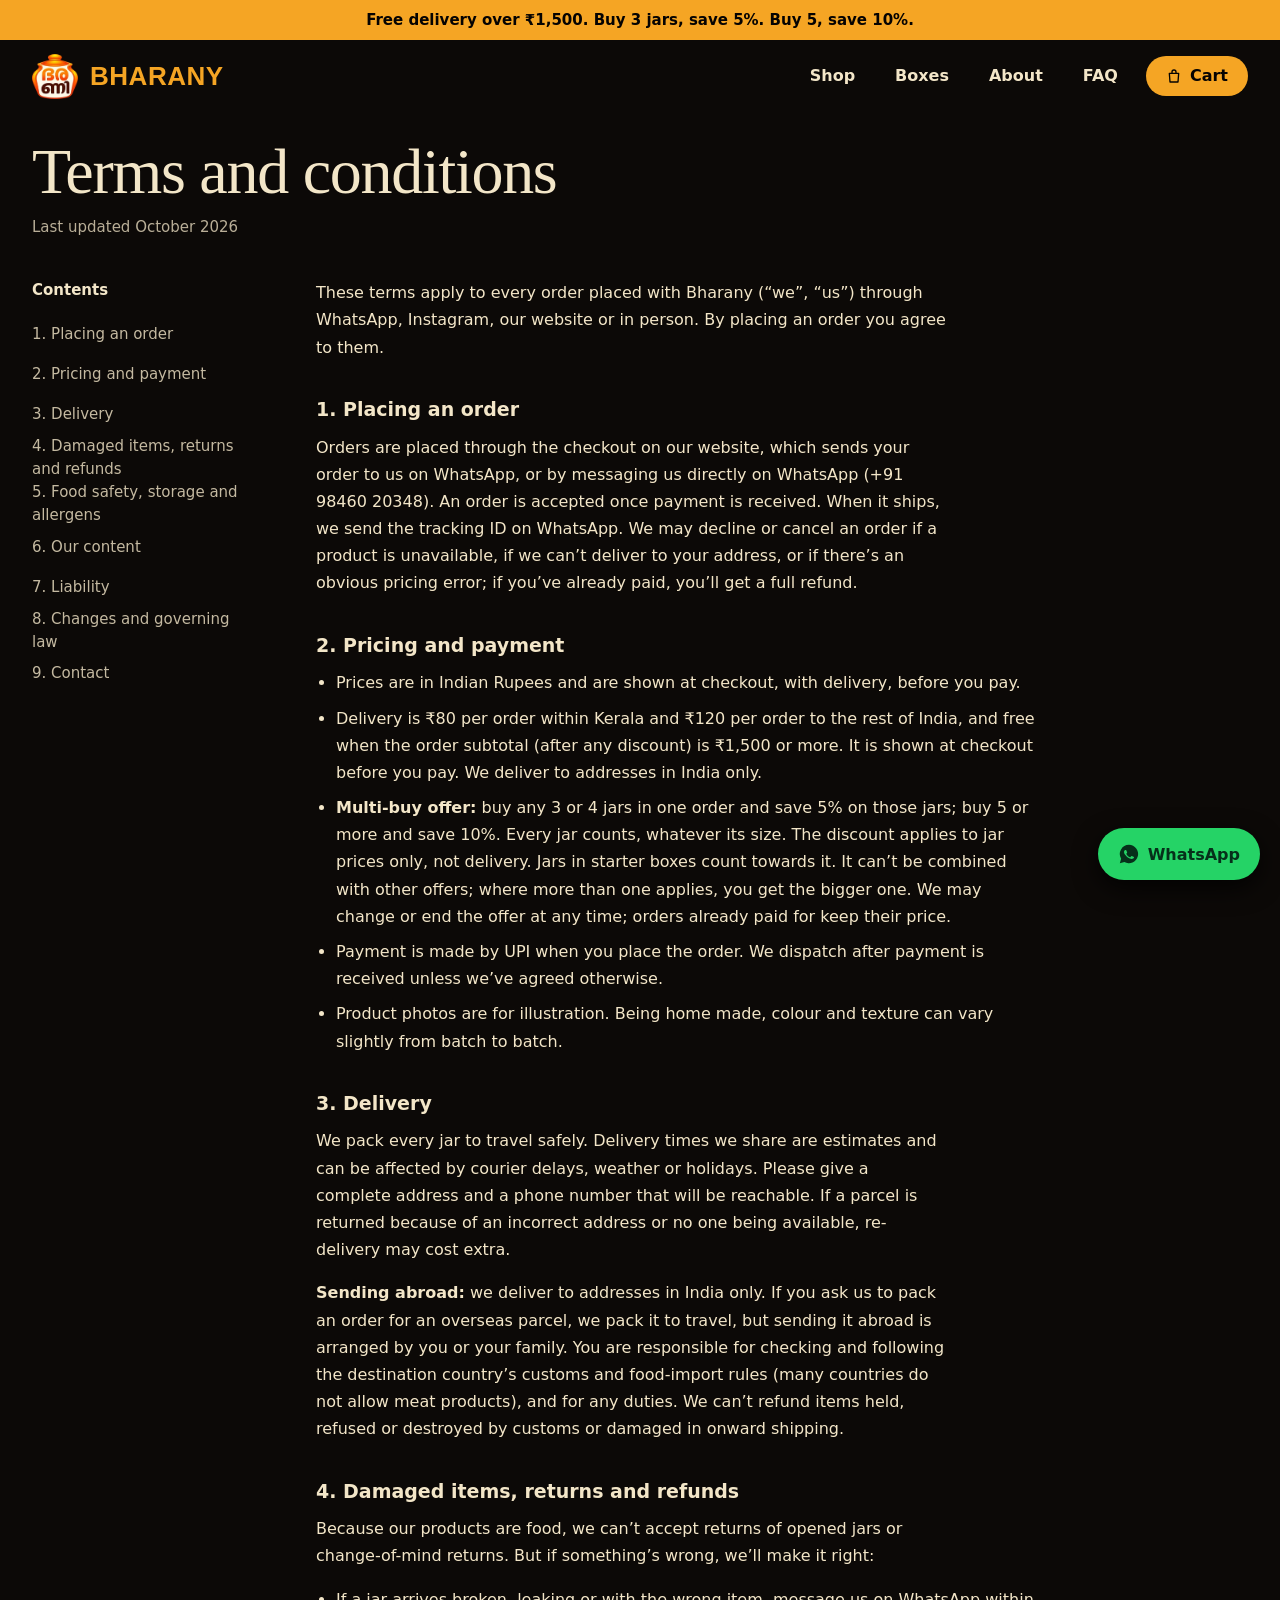
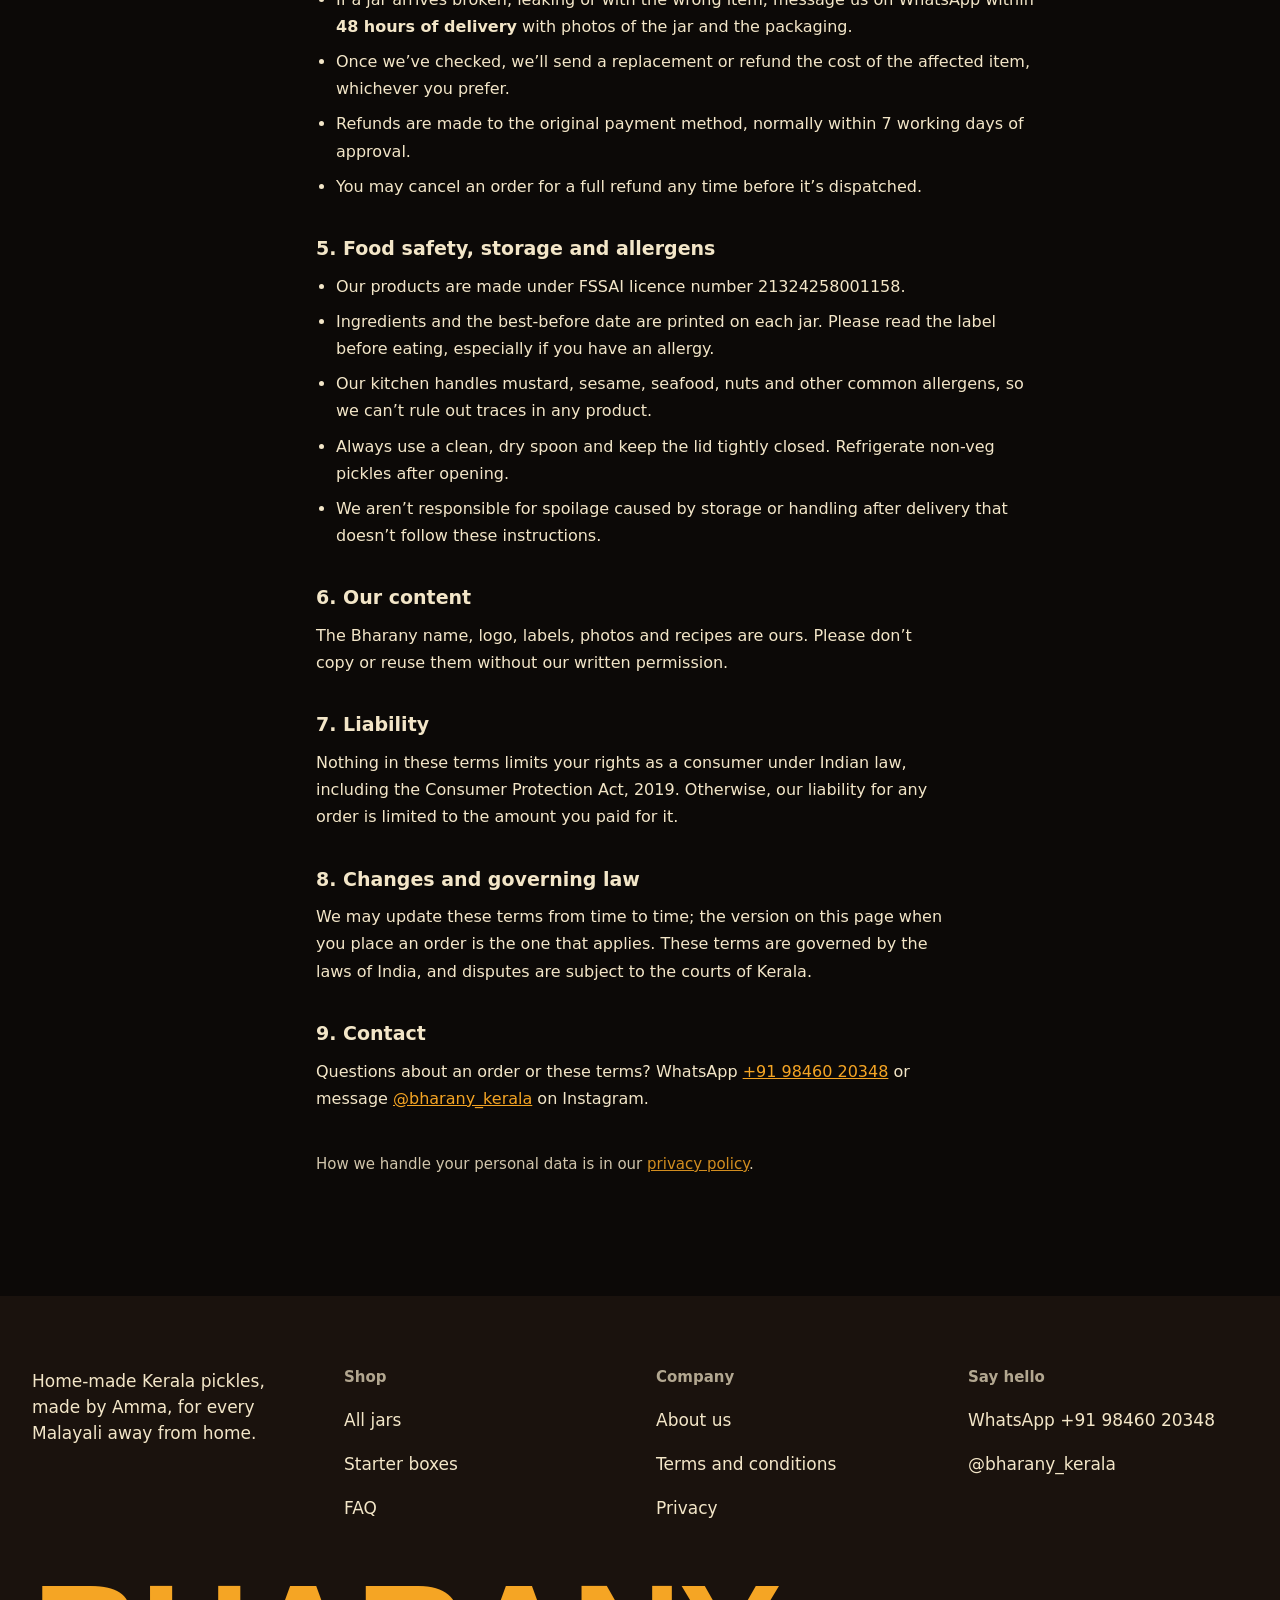
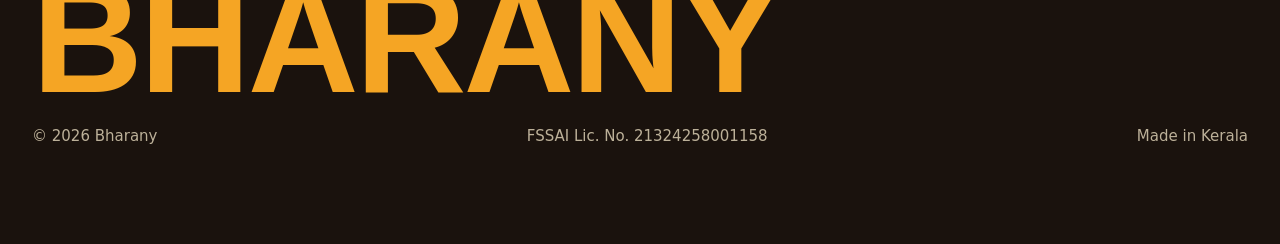
<file: terms.html>
<!doctype html>
<html lang="en">
<head>
<meta charset="utf-8">
<meta name="viewport" content="width=device-width,initial-scale=1">
<meta http-equiv="Content-Security-Policy" content="default-src 'self'; script-src 'self' 'unsafe-inline'; style-src 'self' 'unsafe-inline' https://fonts.googleapis.com; font-src https://fonts.gstatic.com; img-src 'self' data:; connect-src 'self' https://script.google.com https://script.googleusercontent.com; object-src 'none'; base-uri 'self'; form-action 'none'">
<meta name="referrer" content="strict-origin-when-cross-origin">
<title>Bharany Terms</title>
<meta name="description" content="Terms and conditions, delivery, returns and privacy for orders from Bharany.">
<link rel="canonical" href="https://jesvin97.github.io/-Bharany-/terms.html">
<meta property="og:type" content="website">
<meta property="og:site_name" content="Bharany">
<meta property="og:title" content="Bharany Terms">
<meta property="og:description" content="Terms and conditions, delivery, returns and privacy for orders from Bharany.">
<meta property="og:url" content="https://jesvin97.github.io/-Bharany-/terms.html">
<meta property="og:image" content="https://jesvin97.github.io/-Bharany-/img/og.jpg">
<meta property="og:image:width" content="1200">
<meta property="og:image:height" content="630">
<meta property="og:locale" content="en_IN">
<meta name="twitter:card" content="summary_large_image">
<meta name="theme-color" content="#0c0907">
<link rel="preconnect" href="https://fonts.googleapis.com">
<link href="https://fonts.googleapis.com/css2?family=Antonio:wght@700&family=Fraunces:opsz,wght@9..144,500;9..144,600&family=Anek+Malayalam:wght@400;500;600&display=swap" rel="stylesheet">
<link rel="icon" href="img/icon-32.png" sizes="32x32" type="image/png">
<link rel="apple-touch-icon" href="img/icon-180.png">
<link rel="stylesheet" href="css/site.css">
<style>
/* legal document layout: contents on the left, one numbered column of text */
.doc-head{padding-top:140px;padding-bottom:40px}
.doc-head h1{font-size:clamp(40px,5vw,64px);line-height:1;margin-bottom:12px}
.doc-head p{opacity:.75;font-size:var(--t-small)}
.doc{display:grid;gap:40px;grid-template-columns:1fr;padding-top:0;padding-bottom:var(--gap);justify-content:start}
.doc nav.toc{position:static;display:block;height:auto;padding:0;background:none;transform:none}
.doc .toc ol{list-style:none;padding:0;margin:0;display:grid;gap:0;font-size:15px}
.doc .toc a{display:flex;align-items:center;min-height:40px}
.doc .toc a{opacity:.8}.doc .toc a:hover{opacity:1;color:var(--accent)}
.doc .toc p{font-weight:600;margin-bottom:12px;font-size:var(--t-small)}
.doc article{font-size:16px;line-height:1.7;max-width:720px}
.doc article>p{margin-bottom:16px}
.doc article h2{font:600 19px/1.3 var(--body);letter-spacing:0;margin:36px 0 12px;scroll-margin-top:96px}
.doc article ul,.doc article ol.clauses{padding-left:20px;margin-bottom:16px;display:grid;gap:8px}
.doc article a{color:var(--accent);text-decoration:underline}
.doc .other{margin-top:40px;font-size:var(--t-small);opacity:.85}
@media(min-width:900px){.doc{grid-template-columns:220px minmax(0,720px);gap:64px}.doc nav.toc{position:sticky;top:96px;align-self:start}}
</style>
</head>
<body>
<div class="progress"></div>
<nav>
  <a class="brand" href="index.html"><img src="img/logo.webp" width="46" height="45" alt="">BHARANY</a>
  <div class="links" id="menu">
    <a class="btn" href="index.html#products">Shop</a>
    <a class="btn" href="index.html#box-shop">Boxes</a>
    <a class="btn" href="about.html">About</a>
    <a class="btn" href="index.html#faq">FAQ</a>
    <a class="m-only wa" href="https://wa.me/919846020348" target="_blank" rel="noopener">Questions? WhatsApp +91 98460 20348</a>
  </div>
  <div class="nav-r">
    <button class="btn fill cart-btn" data-open-cart aria-label="Open cart"><svg class="bag" viewBox="0 0 24 24" aria-hidden="true"><path d="M5 8h14l-1 13H6zM9 8V6a3 3 0 0 1 6 0v2" fill="none" stroke="currentColor" stroke-width="2" stroke-linejoin="round"/></svg>Cart<span class="badge" data-cart-count hidden>0</span></button>
    <button class="btn menu-btn" aria-expanded="false" aria-controls="menu">Menu</button>
  </div>
</nav>
<section class="doc-head">
  <h1>Terms and conditions</h1>
  <p>Last updated October 2026</p>
</section>
<section class="doc">
  <nav class="toc" aria-label="Contents"><p>Contents</p><ol><li><a href="#orders">1. Placing an order</a></li><li><a href="#pricing">2. Pricing and payment</a></li><li><a href="#delivery">3. Delivery</a></li><li><a href="#returns">4. Damaged items, returns and refunds</a></li><li><a href="#food">5. Food safety, storage and allergens</a></li><li><a href="#ip">6. Our content</a></li><li><a href="#liability">7. Liability</a></li><li><a href="#law">8. Changes and governing law</a></li><li><a href="#contact">9. Contact</a></li></ol></nav>
  <article>
  <p>These terms apply to every order placed with Bharany (“we”, “us”) through WhatsApp, Instagram, our website or in person. By placing an order you agree to them.</p>

  <h2 id="orders">1. Placing an order</h2>
  <p>Orders are placed through the checkout on our website, which sends your order to us on WhatsApp, or by messaging us directly on WhatsApp (+91 98460 20348). An order is accepted once payment is received. When it ships, we send the tracking ID on WhatsApp. We may decline or cancel an order if a product is unavailable, if we can’t deliver to your address, or if there’s an obvious pricing error; if you’ve already paid, you’ll get a full refund.</p>

  <h2 id="pricing">2. Pricing and payment</h2>
  <ul>
    <li>Prices are in Indian Rupees and are shown at checkout, with delivery, before you pay.</li>
    <li>Delivery is ₹80 per order within Kerala and ₹120 per order to the rest of India, and free when the order subtotal (after any discount) is ₹1,500 or more. It is shown at checkout before you pay. We deliver to addresses in India only.</li>
    <li><b>Multi-buy offer:</b> buy any 3 or 4 jars in one order and save 5% on those jars; buy 5 or more and save 10%. Every jar counts, whatever its size. The discount applies to jar prices only, not delivery. Jars in starter boxes count towards it. It can’t be combined with other offers; where more than one applies, you get the bigger one. We may change or end the offer at any time; orders already paid for keep their price.</li>
    <li>Payment is made by UPI when you place the order. We dispatch after payment is received unless we’ve agreed otherwise.</li>
    <li>Product photos are for illustration. Being home made, colour and texture can vary slightly from batch to batch.</li>
  </ul>

  <h2 id="delivery">3. Delivery</h2>
  <p>We pack every jar to travel safely. Delivery times we share are estimates and can be affected by courier delays, weather or holidays. Please give a complete address and a phone number that will be reachable. If a parcel is returned because of an incorrect address or no one being available, re-delivery may cost extra.</p>
  <p><b>Sending abroad:</b> we deliver to addresses in India only. If you ask us to pack an order for an overseas parcel, we pack it to travel, but sending it abroad is arranged by you or your family. You are responsible for checking and following the destination country’s customs and food-import rules (many countries do not allow meat products), and for any duties. We can’t refund items held, refused or destroyed by customs or damaged in onward shipping.</p>

  <h2 id="returns">4. Damaged items, returns and refunds</h2>
  <p>Because our products are food, we can’t accept returns of opened jars or change-of-mind returns. But if something’s wrong, we’ll make it right:</p>
  <ul>
    <li>If a jar arrives broken, leaking or with the wrong item, message us on WhatsApp within <b>48 hours of delivery</b> with photos of the jar and the packaging.</li>
    <li>Once we’ve checked, we’ll send a replacement or refund the cost of the affected item, whichever you prefer.</li>
    <li>Refunds are made to the original payment method, normally within 7 working days of approval.</li>
    <li>You may cancel an order for a full refund any time before it’s dispatched.</li>
  </ul>

  <h2 id="food">5. Food safety, storage and allergens</h2>
  <ul>
    <li>Our products are made under FSSAI licence number 21324258001158.</li>
    <li>Ingredients and the best-before date are printed on each jar. Please read the label before eating, especially if you have an allergy.</li>
    <li>Our kitchen handles mustard, sesame, seafood, nuts and other common allergens, so we can’t rule out traces in any product.</li>
    <li>Always use a clean, dry spoon and keep the lid tightly closed. Refrigerate non-veg pickles after opening.</li>
    <li>We aren’t responsible for spoilage caused by storage or handling after delivery that doesn’t follow these instructions.</li>
  </ul>

  <h2 id="ip">6. Our content</h2>
  <p>The Bharany name, logo, labels, photos and recipes are ours. Please don’t copy or reuse them without our written permission.</p>

  <h2 id="liability">7. Liability</h2>
  <p>Nothing in these terms limits your rights as a consumer under Indian law, including the Consumer Protection Act, 2019. Otherwise, our liability for any order is limited to the amount you paid for it.</p>

  <h2 id="law">8. Changes and governing law</h2>
  <p>We may update these terms from time to time; the version on this page when you place an order is the one that applies. These terms are governed by the laws of India, and disputes are subject to the courts of Kerala.</p>

  <h2 id="contact">9. Contact</h2>
  <p>Questions about an order or these terms? WhatsApp <a href="https://wa.me/919846020348" target="_blank" rel="noopener">+91 98460 20348</a> or message <a href="https://www.instagram.com/bharany_kerala">@bharany_kerala</a> on Instagram.</p>

  <p class="other">How we handle your personal data is in our <a href="privacy.html">privacy policy</a>.</p>
  </article>
</section>
<footer>
  <div class="foot">
    <div><p>Home-made Kerala pickles, made by Amma, for every Malayali away from home.</p></div>
    <div><h3>Shop</h3><ul><li><a href="index.html#products">All jars</a></li><li><a href="index.html#box-shop">Starter boxes</a></li><li><a href="index.html#faq">FAQ</a></li></ul></div>
    <div><h3>Company</h3><ul><li><a href="about.html">About us</a></li><li><a href="terms.html">Terms and conditions</a></li><li><a href="privacy.html">Privacy</a></li></ul></div>
    <div><h3>Say hello</h3><ul><li><a href="https://wa.me/919846020348" target="_blank" rel="noopener">WhatsApp +91 98460 20348</a></li><li><a href="https://www.instagram.com/bharany_kerala">@bharany_kerala</a></li></ul></div>
  </div>
  <p class="foot-name wordmark" aria-hidden="true">BHARANY</p>
  <div class="legal"><span>© <span data-year></span> Bharany</span><span>FSSAI Lic. No. 21324258001158</span><span>Made in Kerala</span></div>
</footer>
<div class="curtain" aria-hidden="true">BHARANY</div>
<script src="js/motion.js"></script>
<script src="js/shop.js"></script>
</body>
</html>
</file>
<file: css/site.css>
/* Hallmark · polish of the existing Bharany system (dark ground, one mustard accent, Fraunces heads, Antonio wordmark) · genre editorial · job: buy */
/* Hallmark · pre-emit critique: P4 H4 E4 S4 R4 V4 · weakest: P, the home page is long; kept because the FAQ and the homesick stories are the owner's real copy */
/* Hallmark · dismissed F4 · Starter boxes carries .btn.ghost, which clears the fill to an outline; the linter reads the base .btn fill */
/* Hallmark · dismissed F7 · the pill shapes flagged are the quantity steppers (controls), the cart meter track and the add-to-cart toast, all pill controls in this system */
/* Hallmark · dismissed 58 · the 1,200 words are the owner's own FAQ, jar descriptions and Malayali stories, not filler; cutting them is a content decision for the owner */
/* Shared styles for every page.
   Locks (keep these on every edit):
   - Colour: one ground (near-black), one ink (cream), one accent (label mustard) for actions, prices and the wordmark.
     The only other colours are semantic: the veg/non-veg marks and form errors.
   - Shape: surfaces and pictures are square-cornered; controls (buttons, chips, the quantity stepper) are full pills.
   - Theme: dark on every page. No section flips to light.
   - No eyebrows, index numbers, thin rules, gradients, glows, glass or emoji in the interface. */
:root{
  --ground:#0c0907; --ink:#f3e6c8; --accent:#f5a524; --surface:#1a120d; --surface-2:#241911; --deep:#050302;
  --hover:#33241a; --accent-hover:#ffb83d; --picked:#3a2a1c; --scrim:#000c; --wa:#25d366; --wa-hover:#1fbd5a; --wa-ink:#06301a; --field-line:#f3e6c844;
  --veg:#3f9b3a; --save:#8fd47e; --nonveg:#b3361b; --error:#ff8a65;
  --brand:'Antonio','Bebas Neue',Impact,sans-serif;   /* the BHARANY logotype only */
  --display:'Fraunces',Georgia,'Times New Roman',serif; /* section headings */
  --body:'Anek Malayalam',system-ui,sans-serif; /* one face for English and Malayalam, by Ek Type (India) */
  --ease:cubic-bezier(.2,.7,.2,1);
  /* five sizes do the work */
  --t-display:clamp(88px,22vw,300px); --t-h2:clamp(44px,7vw,96px); --t-h3:clamp(24px,2.4vw,32px); --t-body:17px; --t-small:15px;
  --gap:clamp(72px,8vw,128px);
  /* one left and right edge for everything full-bleed: lines up with the 1280px content column */
  --edge:max(var(--margin),calc((100% - 1280px) / 2 + var(--margin))); --margin:clamp(16px,3vw,32px);
}
*{box-sizing:border-box;margin:0}
html.lenis,html.lenis body{height:auto}
.lenis.lenis-smooth{scroll-behavior:auto!important}
.lenis.lenis-stopped{overflow:hidden}
body{background:var(--ground);color:var(--ink);font:400 var(--t-body)/1.55 var(--body);overflow-x:clip}
html{overflow-x:clip}
a{color:inherit;text-decoration:none}
img{display:block;max-width:100%}
p{max-width:62ch}
:focus-visible{outline:2px solid var(--accent);outline-offset:3px}
/* the hidden attribute always wins, even over display rules on buttons */
[hidden]{display:none!important}
h1,h2,h3{text-wrap:balance;overflow-wrap:break-word;min-width:0;font-family:var(--display);font-weight:500;color:var(--ink);letter-spacing:-.02em}
h2{font-size:var(--t-h2);line-height:1;margin-bottom:clamp(28px,4vw,48px)}
h3{font-size:var(--t-h3);line-height:1.12;letter-spacing:-.01em}
.lede{font-size:clamp(18px,1.6vw,22px);line-height:1.5}
.small{font-size:var(--t-small);line-height:1.5;color:var(--ink);opacity:.75}

/* controls: full pills, flat fills */
.btn{display:inline-block;font:600 16px/1 var(--body);cursor:pointer;border:0;padding:12px 20px;border-radius:9999px;
  background:var(--surface-2);color:var(--ink);transition:background .15s,color .15s,transform .15s}
.btn:hover{background:var(--hover)}
.btn:active{transform:scale(.97)}
.btn.fill,.btn[aria-pressed=true]{background:var(--accent);color:var(--deep)}
.btn.fill:hover{background:var(--accent-hover)}
.btn:disabled,.btn[aria-disabled=true],button:disabled{opacity:.45;cursor:not-allowed;transform:none}
.btn:disabled:hover{background:var(--surface-2)}.btn.fill:disabled:hover{background:var(--accent)}
input:disabled,select:disabled,textarea:disabled{opacity:.5;cursor:not-allowed}
.btn.ghost{background:none;box-shadow:inset 0 0 0 2px var(--ink)}.btn.ghost:hover{background:var(--hover)}
.btn.block{display:block;width:100%;text-align:center;padding:16px}
.tag{font:600 14px/1 var(--body);color:var(--ink);background:var(--surface-2);padding:8px 12px;border-radius:9999px;width:fit-content;display:inline-flex;align-items:center}

/* nav: one line, wordmark + a few links + cart. Hides on scroll down (motion.js) */
nav{position:fixed;inset:0 0 auto 0;z-index:20;display:flex;gap:12px;align-items:center;padding:16px var(--margin);height:72px;padding-inline:var(--edge);transition:transform .4s var(--ease),background .3s}
nav.solid{background:var(--ground)}
nav.away{transform:translateY(-110%)}
.brand{font:700 26px/1 var(--brand);letter-spacing:.02em;color:var(--accent);display:inline-flex;align-items:center;gap:12px}
.brand img{width:46px;height:45px;flex:none}
.links{display:flex;gap:8px;margin-left:auto}
.links .btn{background:none;padding:12px 16px}
.links .btn:hover{background:var(--surface-2)}
.nav-r{display:flex;gap:8px;align-items:center}
.m-only{display:none}
.cart-btn{position:relative}
.badge{position:absolute;top:-6px;right:-6px;min-width:22px;height:22px;border-radius:11px;background:var(--accent);color:var(--deep);font:700 13px/22px var(--body);text-align:center;padding:0 4px}
.badge[hidden]{display:none}
.menu-btn{display:none}
.bag{width:16px;height:16px;vertical-align:-3px;margin-right:8px}
.progress{position:fixed;inset:0 0 auto;height:3px;background:var(--accent);transform-origin:0 50%;transform:scaleX(0);z-index:30}

section{max-width:1280px;margin:auto;padding:var(--gap) var(--margin) 0}
/* a whole band in the surface tone, edge to edge; separates sections without a line */
.band{background:var(--surface);color:var(--ink);margin-top:var(--gap)}
.band>section{padding-top:var(--gap);padding-bottom:var(--gap)}

/* split-text: words slide up out of a clipped line */
.w{display:inline-block;overflow:hidden;vertical-align:top;padding-bottom:.06em}
.w>span{display:inline-block;will-change:transform}

.marquee{overflow:hidden;padding:24px 0;background:var(--accent);color:var(--deep)}
.track{display:flex;gap:32px;width:max-content;font:500 clamp(26px,3.4vw,40px)/1 var(--display);align-items:center;will-change:transform}
.track span{display:flex;align-items:center;gap:32px;white-space:nowrap}
.track svg{height:.8em;width:auto}

/* inner page header */
.page-head{padding-top:160px}
.page-head h1{font-size:clamp(64px,14vw,190px);line-height:.85;margin-bottom:24px}

/* long-form text (terms) */
.prose{max-width:760px;margin:auto;font-size:var(--t-body);line-height:1.65}
.prose h2{font-size:clamp(28px,4vw,40px);margin:64px 0 16px}
.prose p,.prose ul{margin-bottom:16px}
.prose ul{padding-left:20px}
.prose a{color:var(--accent);text-decoration:underline}
.toc{display:flex;flex-wrap:wrap;gap:8px;margin-bottom:32px}

/* FAQ: each question is its own filled block, no rules between rows */
.faq-list{display:grid;gap:8px}
.faq details{background:var(--surface);padding:24px 24px}
.faq summary{font:500 var(--t-h3)/1.2 var(--display);cursor:pointer;list-style:none;display:flex;justify-content:space-between;align-items:center;gap:16px;min-height:44px}
.faq summary::-webkit-details-marker{display:none}
.faq summary::after{content:"+";color:var(--accent);transition:transform .3s var(--ease)}
.faq details[open] summary::after{transform:rotate(45deg)}
.faq .a{overflow:hidden}
.faq .a p{padding-top:12px}

.cta{text-align:center;padding-bottom:var(--gap)}
.cta h2{margin-bottom:28px}
.cta p{margin:20px auto 0}
footer{background:var(--surface);color:var(--ink);padding:72px var(--edge) 96px}
.foot{display:grid;gap:32px;grid-template-columns:repeat(auto-fit,minmax(200px,1fr))}
footer h3{font:600 var(--t-small) var(--body);letter-spacing:0;text-wrap:wrap;color:var(--ink);opacity:.7;margin-bottom:12px}
footer ul{list-style:none;padding:0;display:grid;gap:0}
footer li a{display:inline-flex;align-items:center;min-height:44px}
footer a:hover{color:var(--accent)}
.foot-name{margin:48px 0 0;font-family:var(--brand);font-weight:700;font-size:clamp(56px,12vw,180px);line-height:.8;color:var(--accent);letter-spacing:-.02em}
.legal{margin:24px 0 0;display:flex;justify-content:space-between;flex-wrap:wrap;gap:8px;font-size:var(--t-small);opacity:.75}

/* page-transition curtain */
.curtain{position:fixed;inset:0;background:var(--accent);z-index:50;transform:scaleY(0);transform-origin:50% 100%;pointer-events:none;
  display:grid;place-items:center;font:700 clamp(48px,10vw,120px)/1 var(--brand);color:var(--deep)}
@media(prefers-reduced-motion:reduce){.curtain{display:none}nav{transition:none}}

/* phones: full-screen menu */
@media(max-width:760px){
  nav{padding:12px 16px;height:64px}
  .menu-btn{display:inline-block}
  .links{position:fixed;inset:0;z-index:-1;background:var(--ground);flex-direction:column;justify-content:center;align-items:flex-start;gap:2px;padding:96px 24px 40px;margin:0;
    visibility:hidden;clip-path:circle(0 at calc(100% - 40px) 34px);transition:clip-path .6s var(--ease),visibility 0s .6s}
  .links.open{visibility:visible;clip-path:circle(150% at calc(100% - 40px) 34px);transition:clip-path .6s var(--ease)}
  .links .m-only{display:inline-block}
  .links .wa{margin-top:28px;font-size:16px;text-decoration:underline}
  .nav-r{margin-left:auto}
  .links .btn{padding:4px 0;font:500 clamp(40px,11vw,56px)/1.15 var(--display);background:none!important}
  nav.menu-open{transform:none!important;background:transparent}
  .page-head{padding-top:120px}
  .band>section{padding-bottom:var(--gap)}
}
@media(prefers-reduced-motion:reduce){.links{transition:none!important}}

/* cart drawer */
.drawer{position:fixed;inset:0;z-index:40}
.drawer[hidden]{display:none}
.drawer-bg{position:absolute;inset:0;background:var(--scrim)}
.drawer-panel{position:absolute;inset:0 0 0 auto;width:min(440px,100%);color:var(--ink);background:var(--surface);display:flex;flex-direction:column}
.drawer-panel>header,.drawer-panel>footer{padding:20px;display:flex;flex-direction:column;gap:12px}
.drawer-panel>header{flex-direction:row;justify-content:space-between;align-items:center}
.drawer-panel>footer{background:var(--surface-2);color:var(--ink)}
.drawer-panel h3{font-size:36px}
.drawer-items{flex:1;overflow:auto;padding:4px 20px 24px;overscroll-behavior:contain;display:grid;gap:8px;align-content:start}
.line{display:grid;grid-template-columns:64px 1fr auto;gap:12px;align-items:center;padding:12px;background:var(--surface-2)}
.line img{width:64px;height:80px;object-fit:cover}
.line b{font:600 18px/1.2 var(--display);display:block}
.line small{display:block;margin:4px 0 8px;font-size:var(--t-small);opacity:.8}
.qty{display:inline-flex;align-items:center;background:var(--ground);border-radius:9999px}
.qty button{background:none;border:0;color:var(--ink);font:700 18px var(--body);width:38px;height:36px;cursor:pointer}
.qty span{min-width:22px;text-align:center}
.sum{display:flex;justify-content:space-between;font:600 22px var(--display)}
.sum.sm{font:500 16px var(--body);margin-bottom:8px}
.sum.save,.save-note{color:var(--save)}
/* multi-buy nudge: one line and a meter towards the biggest tier */
.nudge{margin-bottom:16px}.nudge p{font-weight:600;margin-bottom:8px}
.meter{height:6px;background:var(--surface-2);border-radius:9999px;overflow:hidden}.meter i{display:block;height:100%;width:100%;background:var(--accent);transform-origin:0 50%;transform:scaleX(0);transition:transform .4s var(--ease)}
@media(prefers-reduced-motion:reduce){.meter i{transition:none}}
.pairs{margin-top:16px;display:grid;gap:8px}.pairs>p{font-size:var(--t-small);opacity:.8}
.pair{display:grid;grid-template-columns:44px 1fr auto;gap:12px;align-items:center}.pair img{width:44px;height:52px;object-fit:cover}
.pair b{display:block;font:600 15px/1.2 var(--body)}.pair small{font-size:var(--t-small);opacity:.8}.pair .btn{min-height:40px;padding:0 16px}
/* offer strip above the shop */
.offer{display:flex;flex-wrap:wrap;gap:8px 20px;align-items:center;justify-content:space-between;padding:16px 20px;background:var(--surface);margin-bottom:32px;font-weight:600}
.offer a{color:var(--accent);text-decoration:underline}
.note{font-size:var(--t-small);line-height:1.5;opacity:.8}
.empty{padding:40px 0;text-align:center}
.toast{position:fixed;left:50%;top:84px;transform:translate(-50%,-30px);opacity:0;background:var(--accent);color:var(--deep);padding:12px 20px;border-radius:9999px;font:600 16px var(--body);z-index:45;transition:transform .4s var(--ease),opacity .4s,visibility 0s .4s;visibility:hidden;max-width:calc(100vw - 32px);text-align:center}
.toast.on{transform:translate(-50%,0);opacity:1;visibility:visible;transition:transform .4s var(--ease)}

/* forms: real fields keep their outline */
select,input,textarea{font:400 16px var(--body);color:var(--ink);background:var(--deep);border:1px solid var(--field-line);border-radius:0;padding:12px;width:100%}
select:focus,input:focus,textarea:focus{border-color:var(--accent);outline:none}
label{display:flex;flex-direction:column;gap:8px;font:600 var(--t-small) var(--body)}
.resize{width:auto;padding:4px 8px;font-size:14px;display:inline-block;margin-right:2px}

/* sale bar: a real, time-limited offer switched on in the settings sheet */
.salebar{position:fixed;inset:0 0 auto;z-index:25;height:48px;display:flex;align-items:center;justify-content:center;gap:16px;padding:0 var(--margin);background:var(--accent);color:var(--deep);font-size:var(--t-small)}
.salebar b{font-weight:600}
.salebar .cd{font-variant-numeric:tabular-nums;font-weight:600}
.salebar .btn{background:var(--deep);color:var(--accent);padding:8px 16px}
.has-sale nav{top:48px}
.has-sale .page-head{padding-top:200px}
@media(max-width:560px){.salebar{gap:12px;height:52px;justify-content:space-between}.salebar .cd>span:first-child{display:none}.salebar b{max-width:40%;line-height:1.2}}

.has-sale .hero-copy{top:calc(13svh + 48px)}
@media(max-width:560px){.has-sale .hero-copy{top:calc(13svh + 52px)}}

/* home: the small wordmark waits until the big hero name has scrolled away */
.home nav .brand{transition:opacity .3s}

input[type=checkbox],input[type=radio]{width:22px!important;height:22px!important;flex:none}

/* always-on offer bar (the sale bar replaces it while a sale runs) */
.offerbar{position:fixed;inset:0 0 auto;z-index:25;height:40px;display:flex;align-items:center;justify-content:center;padding:0 var(--margin);background:var(--accent);color:var(--deep);font:600 var(--t-small)/1.2 var(--body);text-align:center}
.has-offer nav{top:40px}.has-offer .page-head{padding-top:180px}@media(min-width:900px){.has-offer .hero-copy{top:calc(50% + 56px)}}@media(max-width:899px){.has-offer .hero-copy{padding-top:136px}}
/* WhatsApp, where shoppers expect it: bottom right on every page */
.wa-float{position:fixed;right:20px;bottom:20px;z-index:30;display:inline-flex;align-items:center;gap:8px;min-height:52px;padding:0 20px;border-radius:9999px;background:var(--wa);color:var(--wa-ink);font:600 16px var(--body);box-shadow:0 8px 24px var(--scrim)}
.wa-float:hover{background:var(--wa-hover)}
.wa-float svg{width:22px;height:22px}
@media(max-width:560px){.wa-float span{display:none}.wa-float{padding:0 16px}}
@media(max-width:899px){.cobar:not([hidden])~.wa-float{display:none}}
.ob-short{display:none}.offerbar p{max-width:none}
@media(max-width:560px){.ob-more{display:none}.ob-short{display:inline}}
@media(max-width:899px){.hero-acts{justify-content:center}}
</file>
